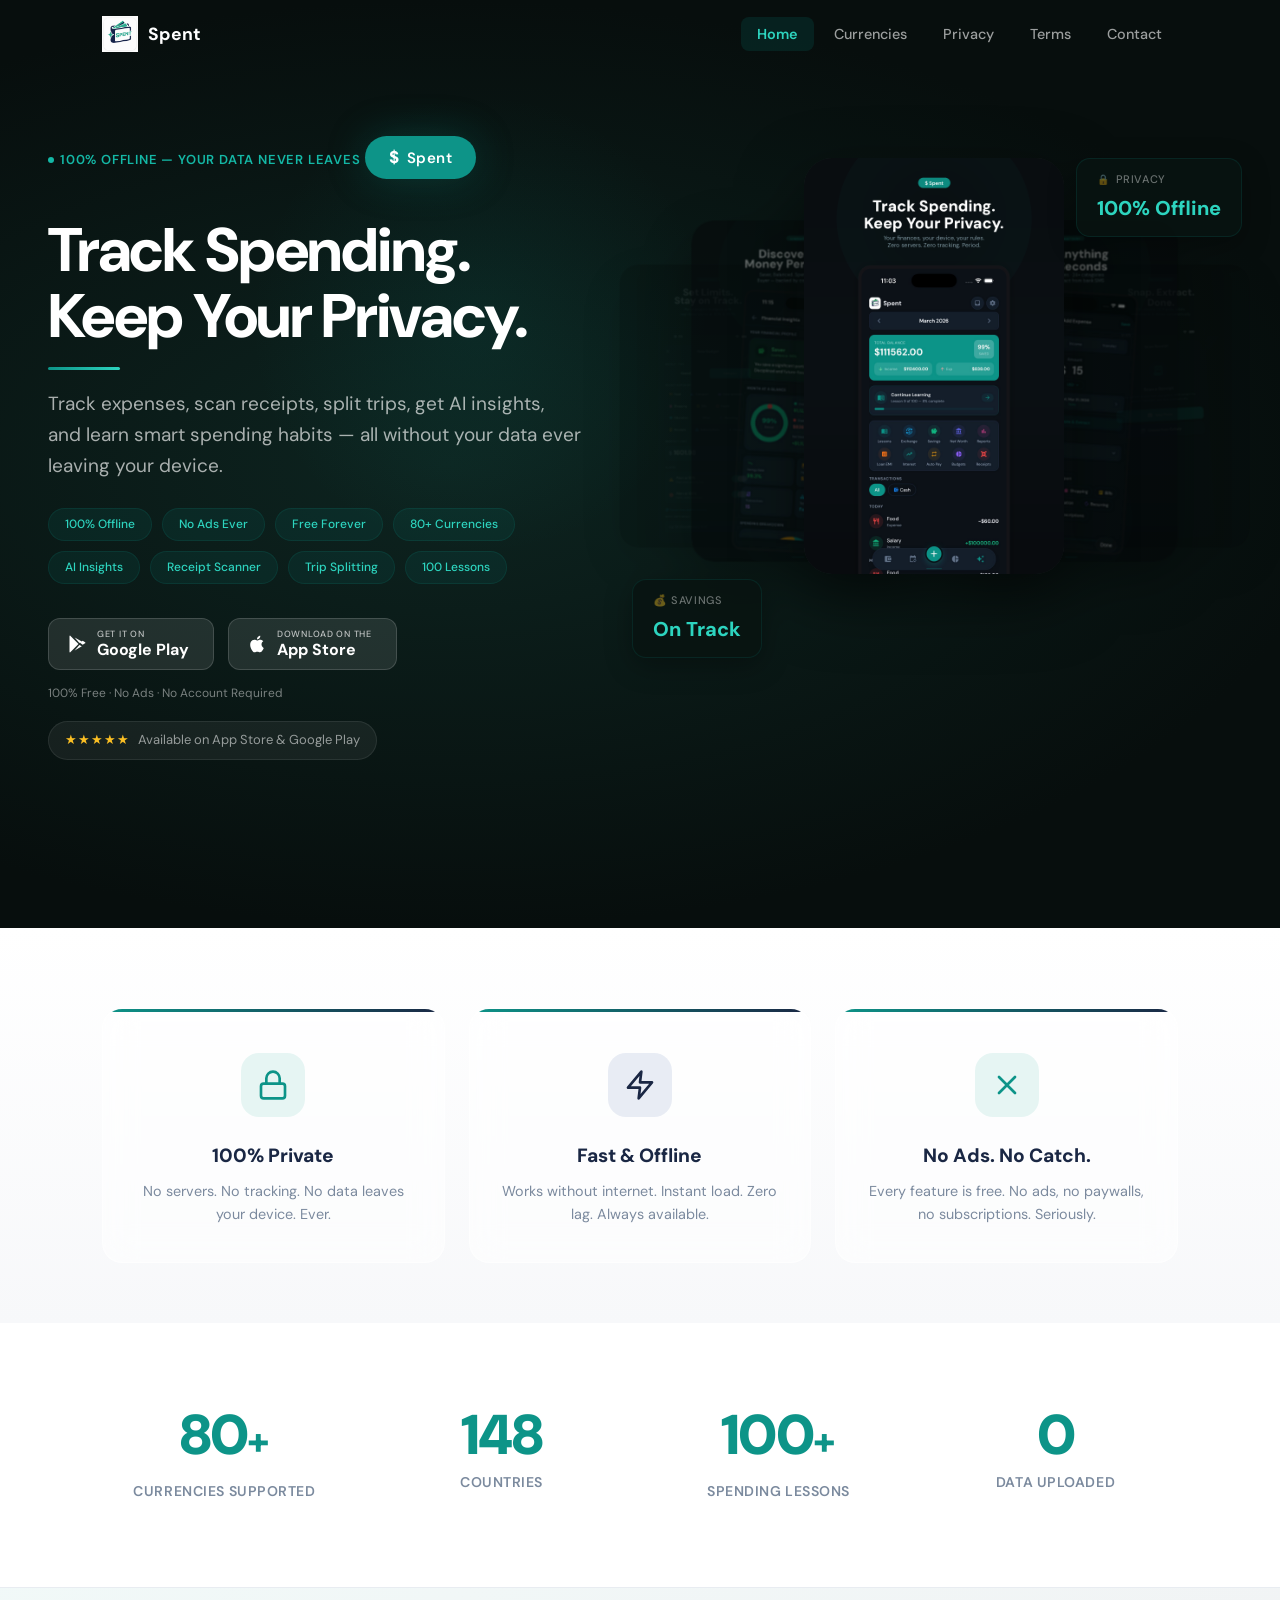
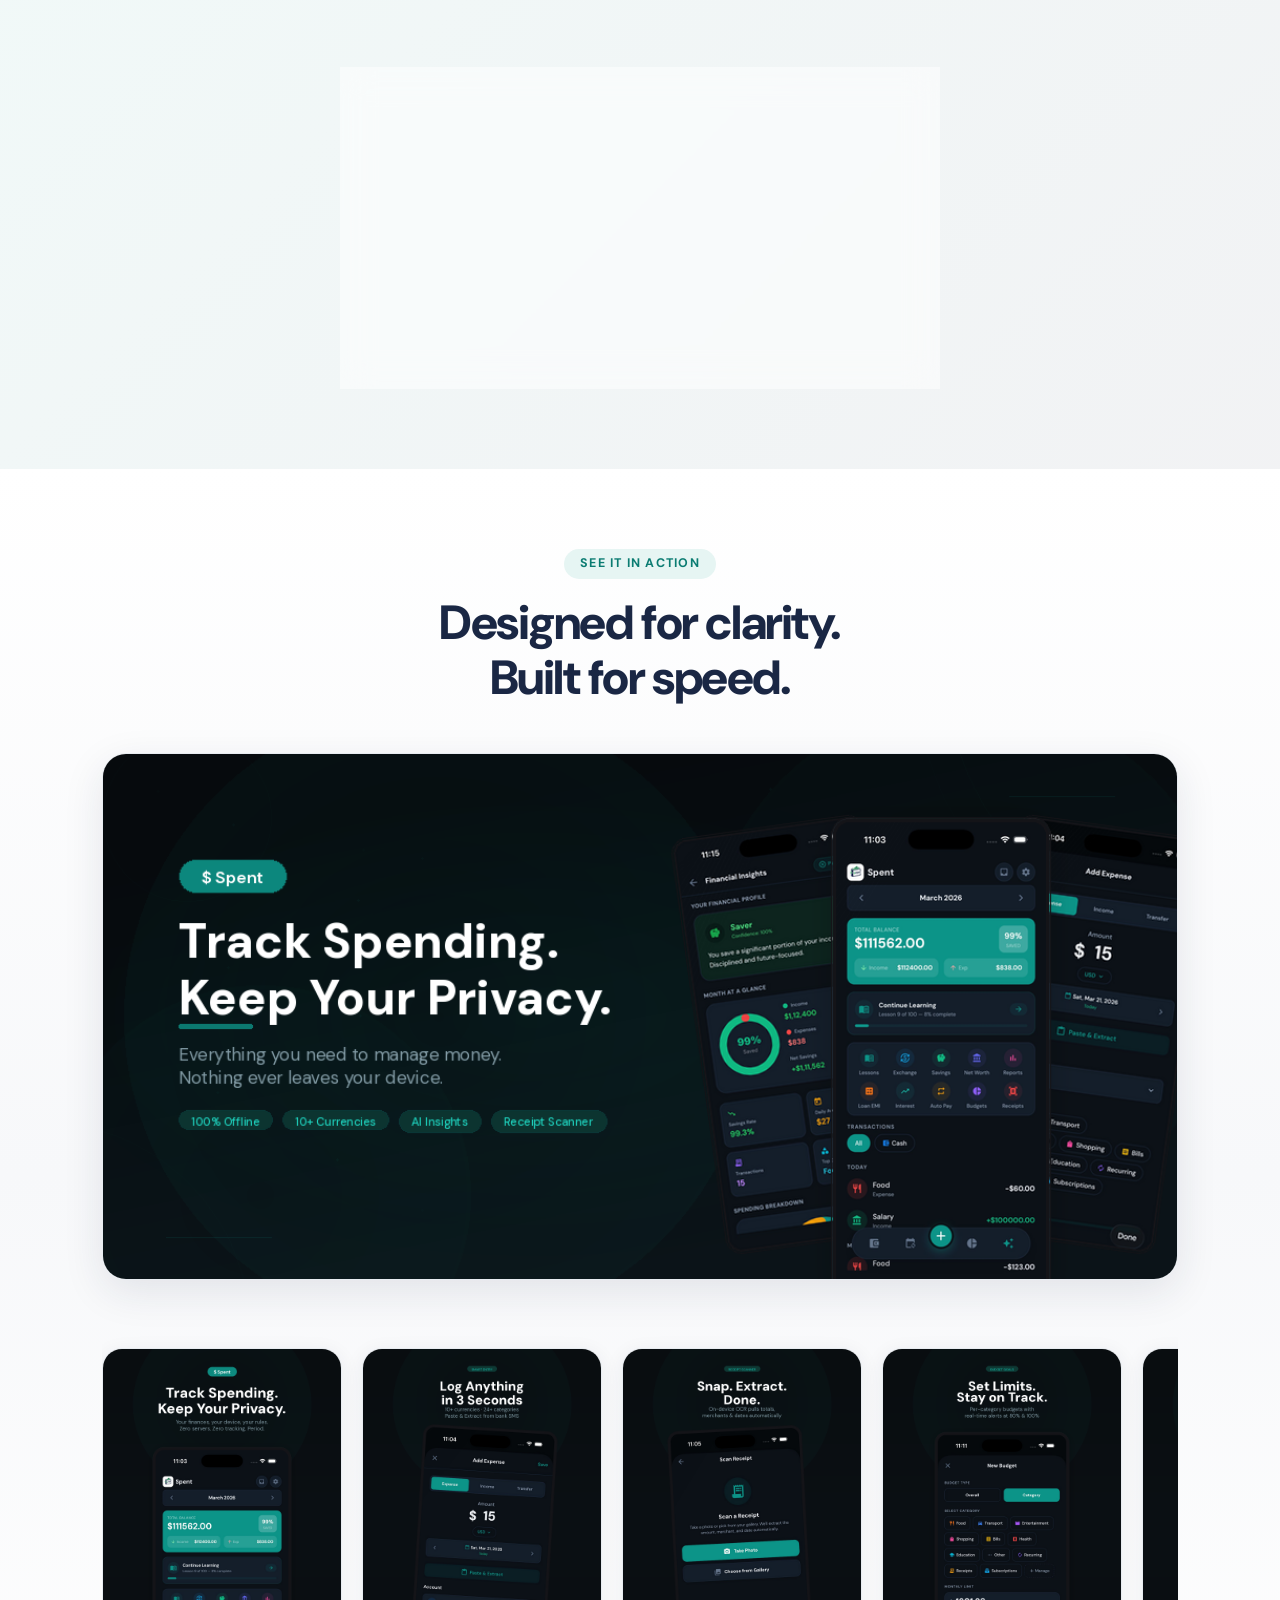
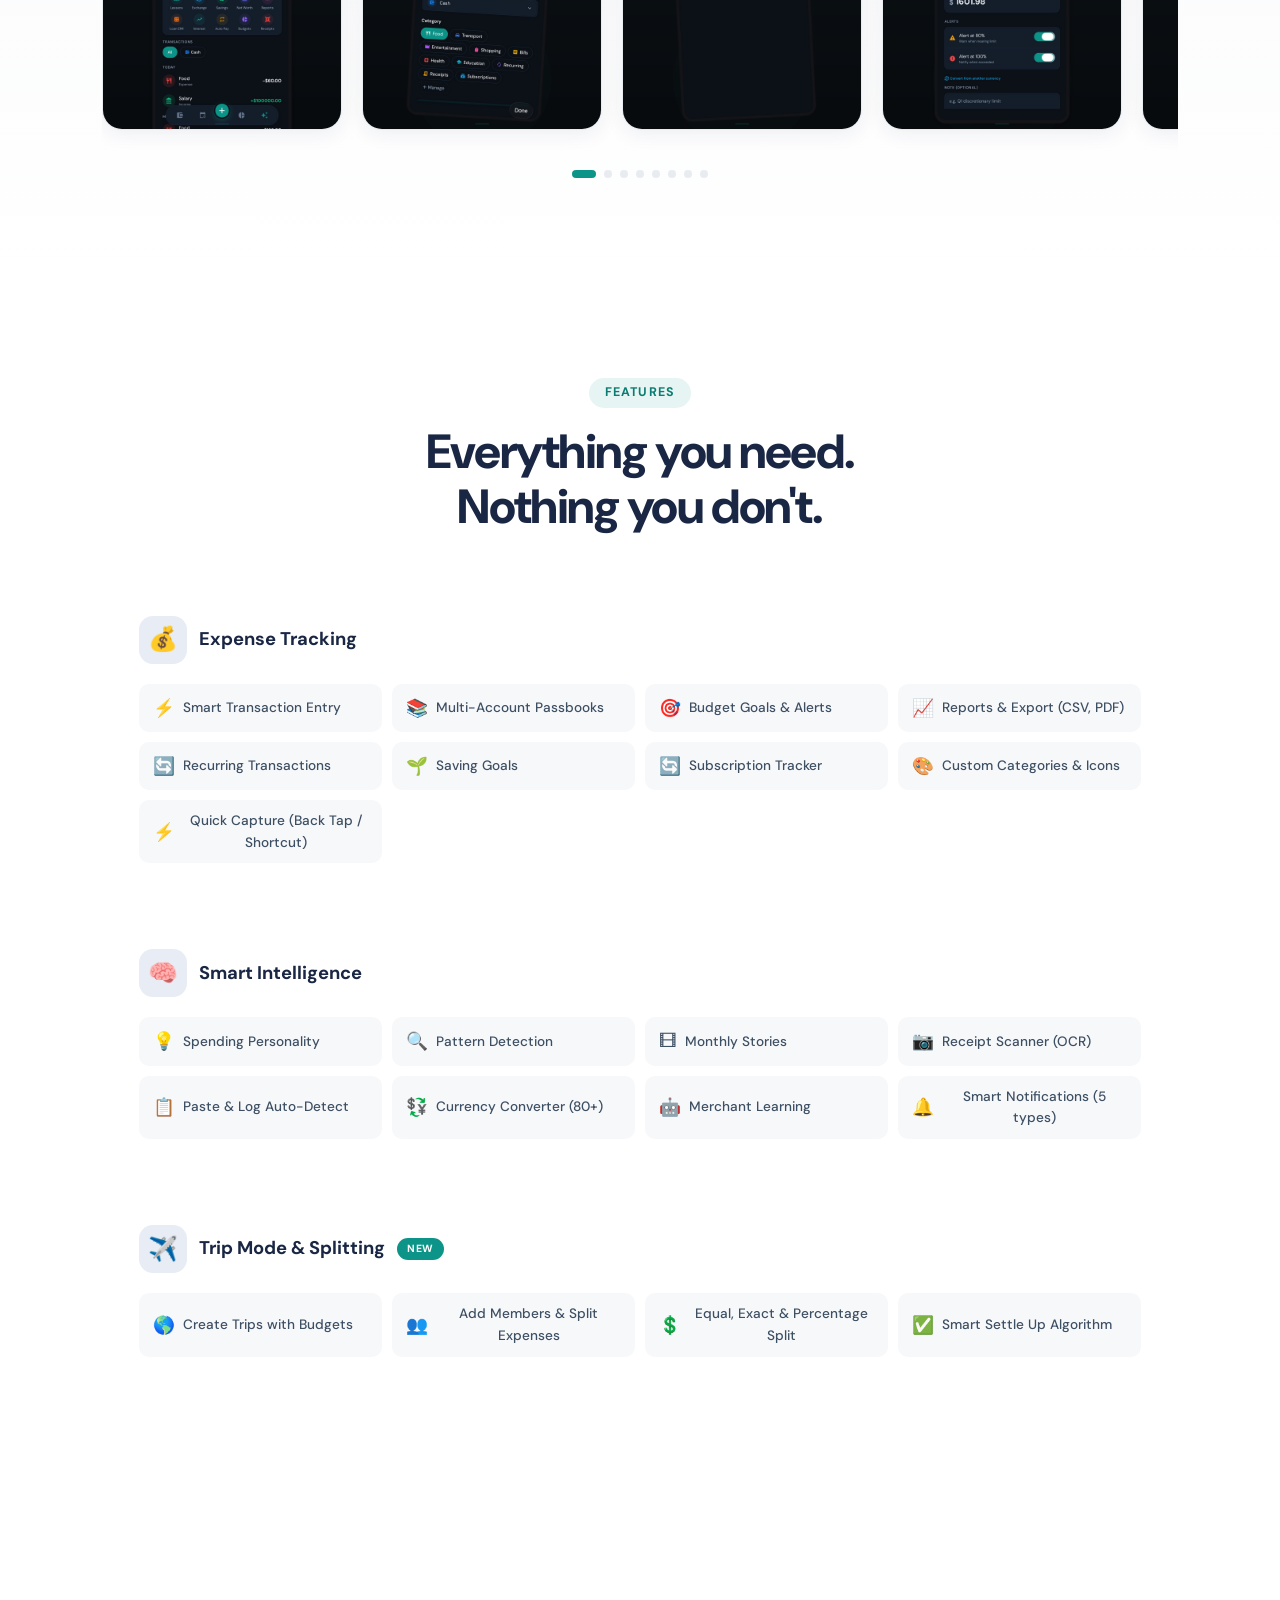
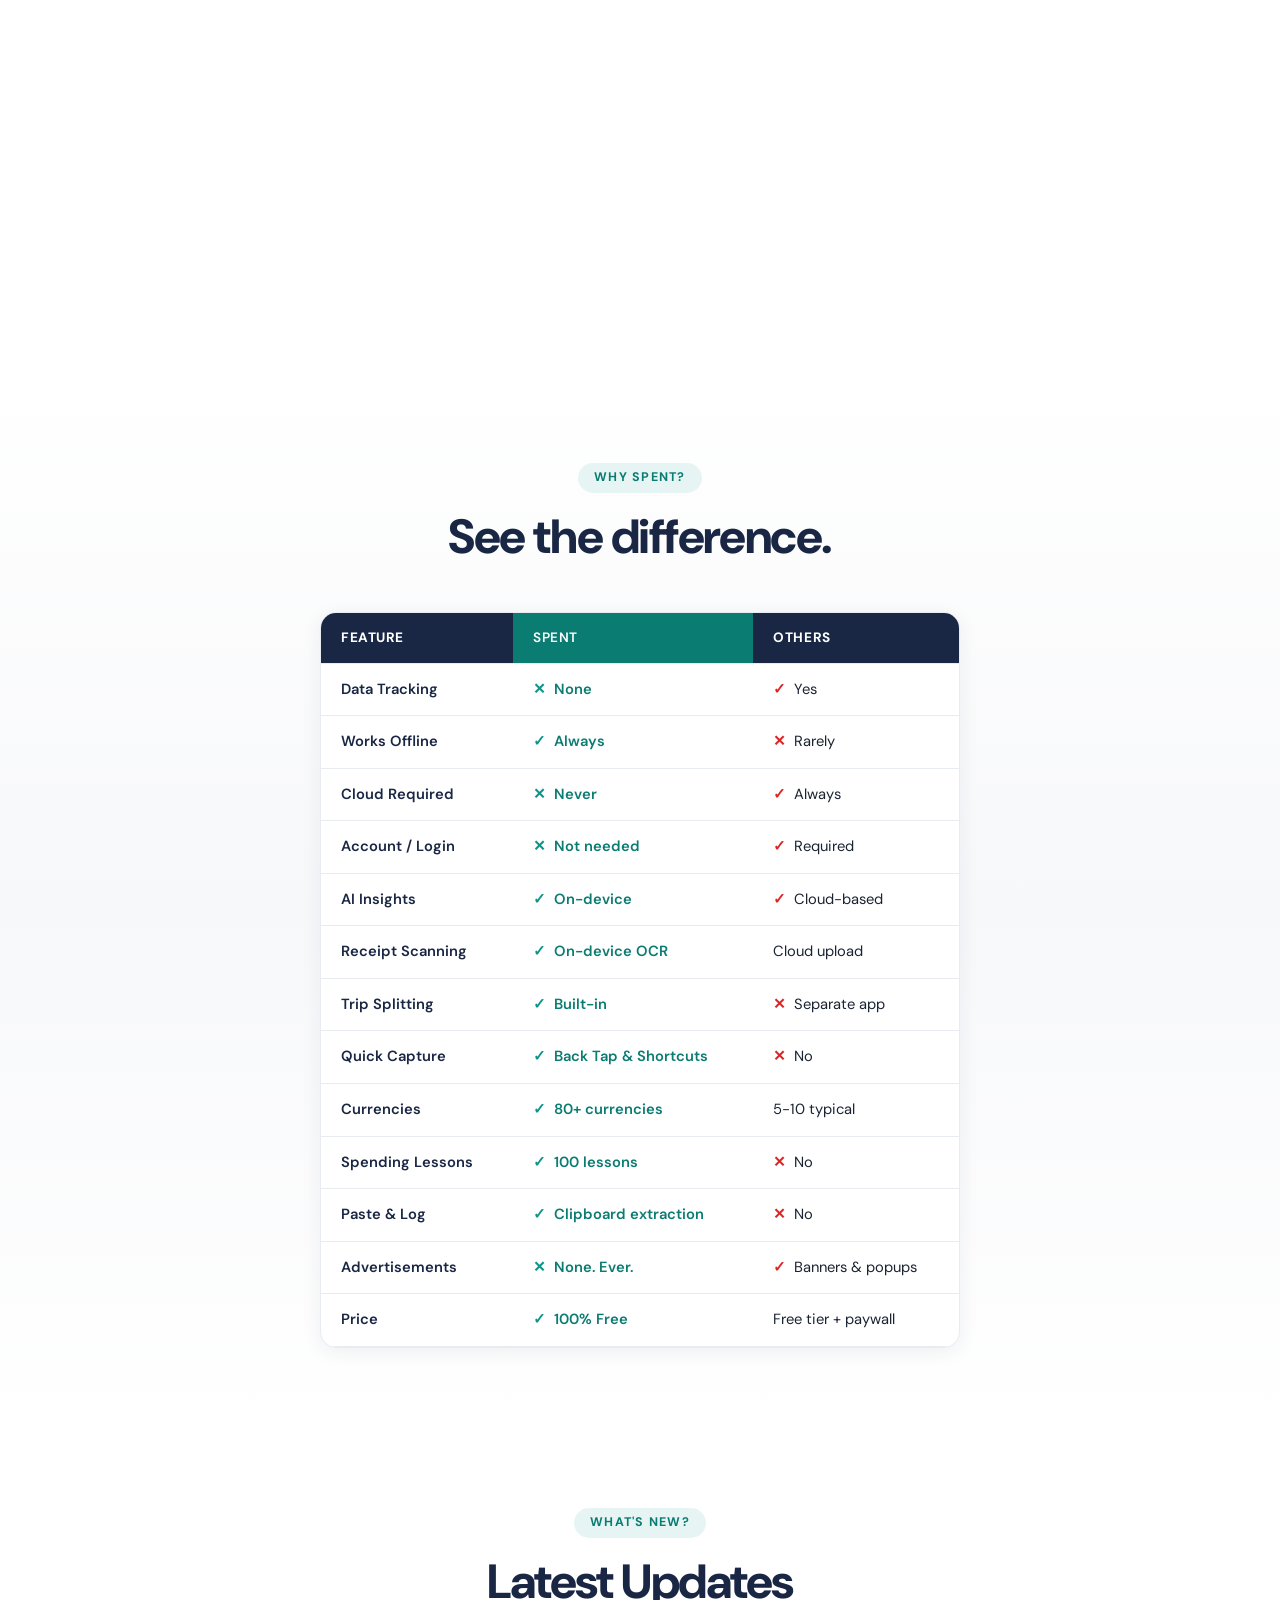
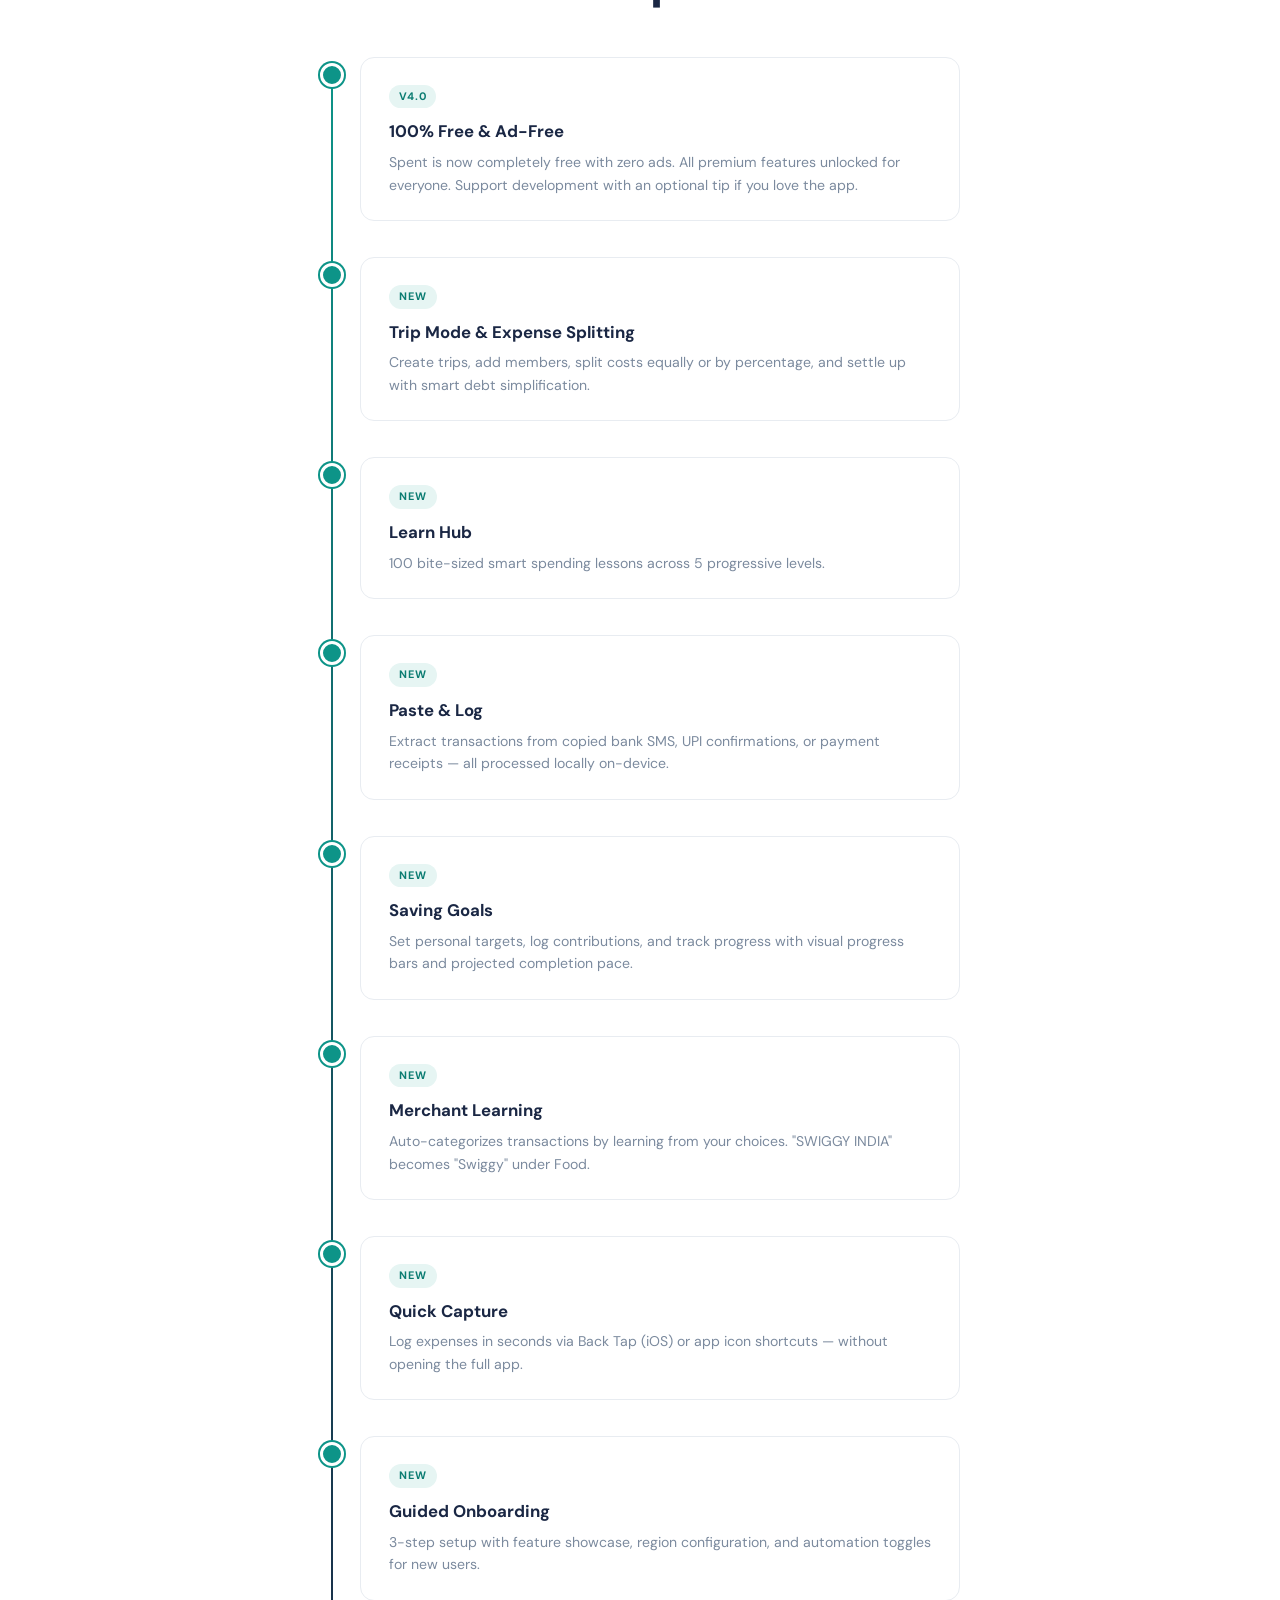
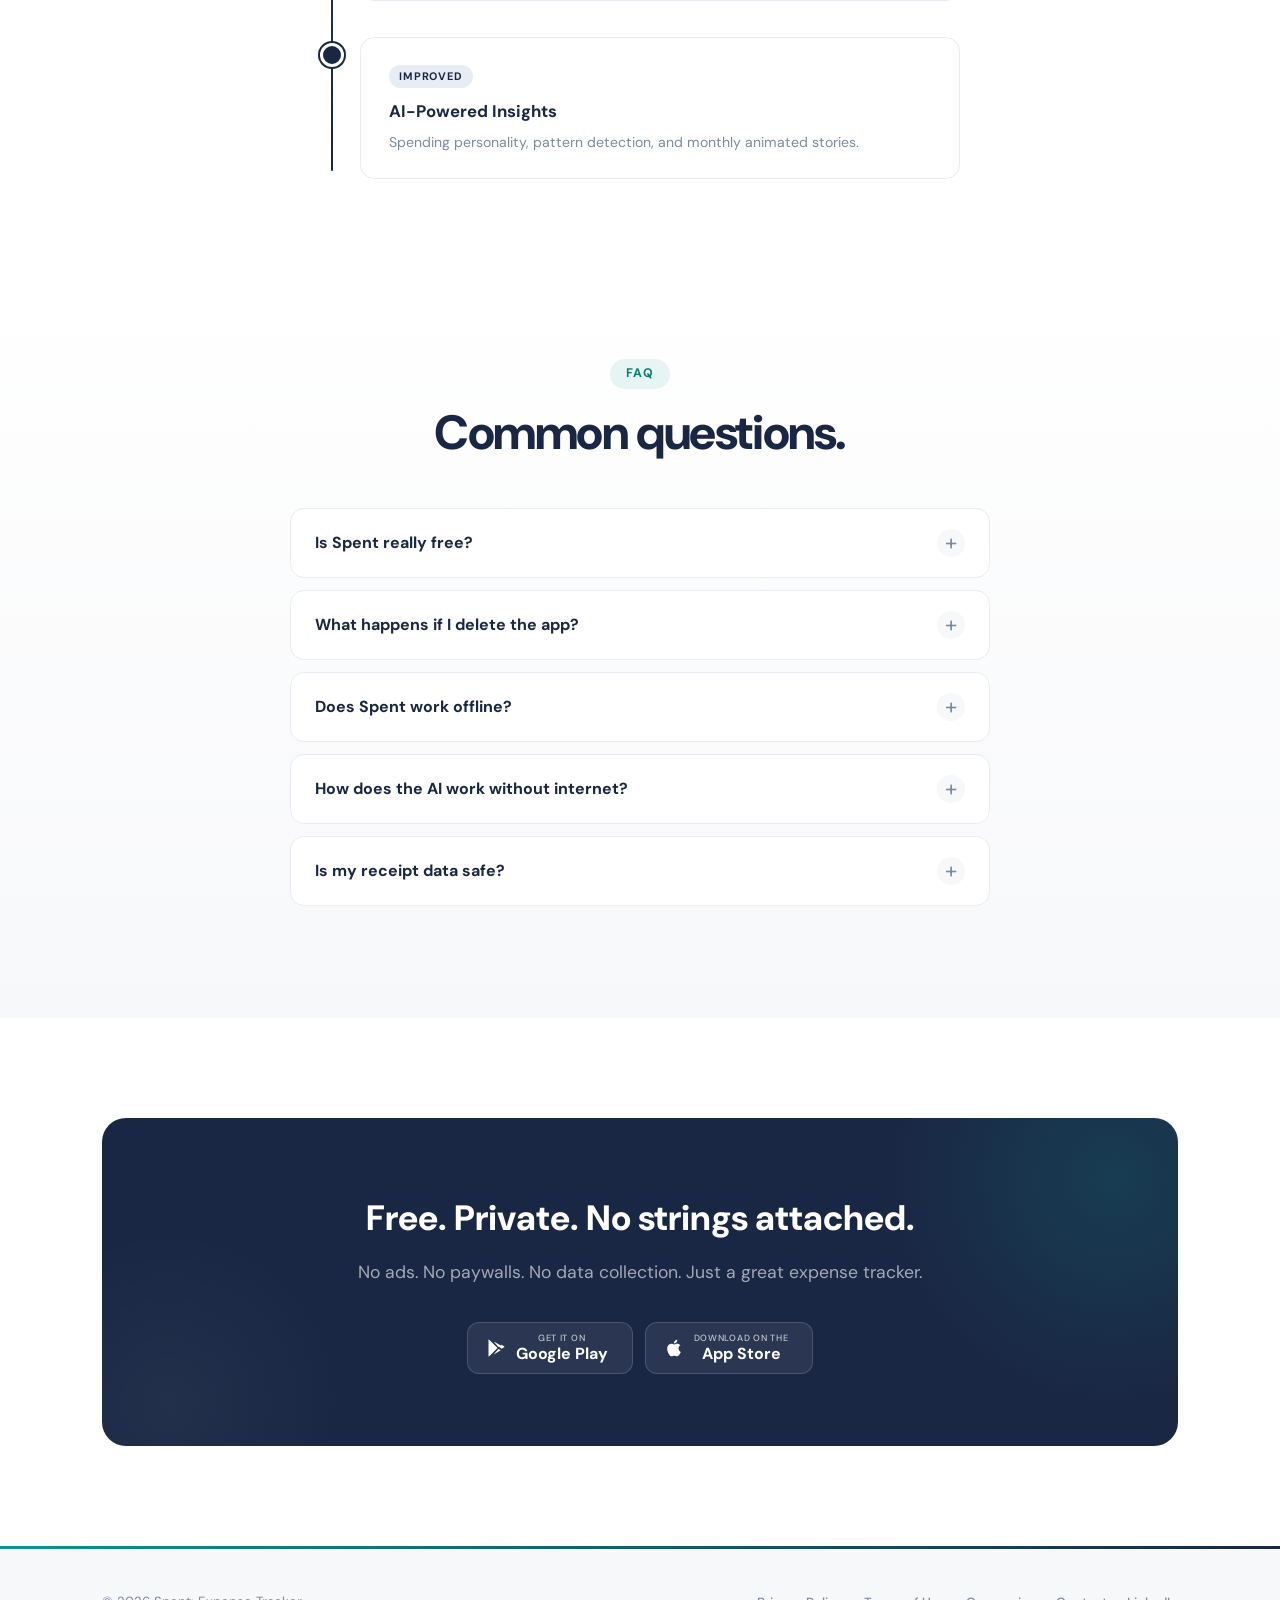
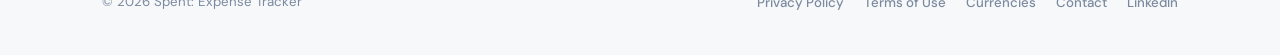
<file: index.html>
<!DOCTYPE html>
<html lang="en">
<head>
  <meta charset="UTF-8">
  <meta name="viewport" content="width=device-width, initial-scale=1.0">
  <title>Spent — Your personal expenses tracker</title>
  <meta name="description" content="Privacy-focused, offline-first personal expense tracking app. Track expenses, scan receipts, split trip costs, get AI insights, learn smart spending habits — all without your data ever leaving your device.">
  <meta name="theme-color" content="#0D2420">
  <meta property="og:title" content="Spent: Expense Tracker — Your expenses. Your privacy. Zero tracking.">
  <meta property="og:description" content="Privacy-focused, offline-first personal expense tracking app. Track expenses, scan receipts, split trip costs, get AI insights — all without your data ever leaving your device.">
  <meta property="og:image" content="images/spent_feature_graphic.png">
  <meta property="og:type" content="website">
  <meta name="twitter:card" content="summary_large_image">
  <meta name="twitter:title" content="Spent: Expense Tracker — Your expenses. Your privacy. Zero tracking.">
  <meta name="twitter:description" content="Privacy-focused, offline-first personal expense tracking app. No servers. No tracking. No data leaves your device.">
  <meta name="twitter:image" content="images/spent_feature_graphic.png">
  <link rel="icon" type="image/png" href="logo.png">
  <link rel="preconnect" href="https://fonts.googleapis.com">
  <link rel="preconnect" href="https://fonts.gstatic.com" crossorigin>
  <link href="https://fonts.googleapis.com/css2?family=DM+Sans:wght@400;500;600;700;800;900&display=swap" rel="stylesheet">
  <link rel="stylesheet" href="styles.css">
</head>
<body>
  <a href="#main" class="skip-to-content">Skip to content</a>


  <!-- Nav -->
  <nav class="nav" id="nav">
    <div class="nav-inner">
      <a href="index.html" class="nav-logo">
        <img src="logo.png" alt="Spent Logo">
        Spent
      </a>
      <button class="hamburger" onclick="document.querySelector('.nav-links').classList.toggle('open')" aria-label="Menu">&#9776;</button>
      <ul class="nav-links">
        <li><a href="index.html" class="active">Home</a></li>
        <li><a href="currencies.html">Currencies</a></li>
        <li><a href="privacy.html">Privacy</a></li>
        <li><a href="terms.html">Terms</a></li>
        <li><a href="contact.html">Contact</a></li>
      </ul>
    </div>
  </nav>

  <!-- Hero -->
  <section class="hero-dark" id="main">
    <div class="hero-particles">
      <div class="particle" style="left:12%;top:20%;animation-delay:10.0s;animation-duration:15.1s"></div>
      <div class="particle" style="left:85%;top:60%;animation-delay:5.7s;animation-duration:11.8s"></div>
      <div class="particle" style="left:45%;top:80%;animation-delay:11.6s;animation-duration:10.0s"></div>
      <div class="particle" style="left:70%;top:15%;animation-delay:8.3s;animation-duration:11.4s"></div>
      <div class="particle" style="left:30%;top:50%;animation-delay:6.5s;animation-duration:17.0s"></div>
      <div class="particle" style="left:90%;top:35%;animation-delay:10.8s;animation-duration:10.2s"></div>
      <div class="particle" style="left:15%;top:70%;animation-delay:0.1s;animation-duration:17.9s"></div>
      <div class="particle" style="left:60%;top:40%;animation-delay:7.0s;animation-duration:13.6s"></div>
    </div>

    <div class="hero-dark-inner">
      <div class="hero-text">
        <div class="privacy-anchor"><span class="anchor-dot"></span> 100% Offline — Your data never leaves</div>

        <div class="hero-dark-badge"><span style="font-weight:800;font-size:17px">$</span> Spent</div>

        <h1 class="hero-headline">
          Track Spending.<br>
          Keep Your Privacy.
        </h1>

        <div class="accent-line"></div>

        <p class="hero-subtitle">
          Track expenses, scan receipts, split trips, get AI insights,<br>
          and learn smart spending habits — all without your data ever leaving your device.
        </p>

        <div class="hero-tags">
          <span class="hero-tag">100% Offline</span>
          <span class="hero-tag">No Ads Ever</span>
          <span class="hero-tag">Free Forever</span>
          <a href="currencies.html" class="hero-tag">80+ Currencies</a>
          <span class="hero-tag">AI Insights</span>
          <span class="hero-tag">Receipt Scanner</span>
          <span class="hero-tag">Trip Splitting</span>
          <span class="hero-tag">100 Lessons</span>
        </div>

        <div class="hero-cta-row">
          <a href="https://play.google.com/store/apps/details?id=com.bhichher.spentmoneytracker" class="store-badge" target="_blank" rel="noopener" aria-label="Get it on Google Play">
            <svg width="20" height="20" viewBox="0 0 24 24" fill="currentColor"><path d="M3.609 1.814L13.792 12 3.61 22.186a.996.996 0 01-.61-.92V2.734c0-.382.217-.72.609-.92zM14.852 13.06l2.944 1.696-8.593 4.956 5.649-6.652zM18.843 8.19l2.814 1.622c.55.317.55 1.06 0 1.376l-2.814 1.622-3.236-2.31 3.236-2.31zM9.203 4.102l8.593 4.956-2.944 1.696-5.649-6.652z"/></svg>
            <span class="store-badge-text"><small>GET IT ON</small>Google Play</span>
          </a>
          <a href="https://apps.apple.com/app/id6761287925" class="store-badge" target="_blank" rel="noopener" aria-label="Download on the App Store">
            <svg width="20" height="20" viewBox="0 0 24 24" fill="currentColor"><path d="M18.71 19.5c-.83 1.24-1.71 2.45-3.05 2.47-1.34.03-1.77-.79-3.29-.79-1.53 0-2 .77-3.27.82-1.31.05-2.3-1.32-3.14-2.53C4.25 17 2.94 12.45 4.7 9.39c.87-1.52 2.43-2.48 4.12-2.51 1.28-.02 2.5.87 3.29.87.78 0 2.26-1.07 3.8-.91.65.03 2.47.26 3.64 1.98-.09.06-2.17 1.28-2.15 3.81.03 3.02 2.65 4.03 2.68 4.04-.03.07-.42 1.44-1.38 2.83M13 3.5c.73-.83 1.94-1.46 2.94-1.5.13 1.17-.34 2.35-1.04 3.19-.69.85-1.83 1.51-2.95 1.42-.15-1.15.41-2.35 1.05-3.11z"/></svg>
            <span class="store-badge-text"><small>DOWNLOAD ON THE</small>App Store</span>
          </a>
        </div>

        <p class="hero-cta-sub">100% Free · No Ads · No Account Required</p>

        <div class="social-proof">
          <span class="stars">&#9733;&#9733;&#9733;&#9733;&#9733;</span>
          Available on App Store &amp; Google Play
        </div>
      </div>

      <div class="phone-showcase">
        <div class="phone-glow bright" id="glow"></div>

        <div id="phone-stack">
          <div class="phone pos-far-left"><img src="images/spent_tablet_04.png" alt="Budget goals"></div>
          <div class="phone pos-left"><img src="images/spent_tablet_05.png" alt="Spending insights"></div>
          <div class="phone pos-center"><img src="images/spent_tablet_01.png" alt="Dashboard"></div>
          <div class="phone pos-right"><img src="images/spent_tablet_02.png" alt="Add expense"></div>
          <div class="phone pos-far-right"><img src="images/spent_tablet_03.png" alt="Receipt scanner"></div>
        </div>

        <!-- Floating cards -->
        <div class="float-card fc-privacy visible">
          <div class="float-card-label"><span class="shield-icon">&#128274;</span> Privacy</div>
          <div class="float-card-value">100% Offline</div>
        </div>
        <div class="float-card fc-savings visible">
          <div class="float-card-label">&#128176; Savings</div>
          <div class="float-card-value">On Track</div>
        </div>
      </div>
    </div>
  </section>

  <!-- Top 3 Benefits -->
  <section class="benefits-section">
    <div class="container">
      <div class="benefits-grid">
        <div class="benefit-card fade-up">
          <div class="benefit-icon">
            <svg width="32" height="32" viewBox="0 0 24 24" fill="none" stroke="currentColor" stroke-width="2" stroke-linecap="round" stroke-linejoin="round"><rect x="3" y="11" width="18" height="11" rx="2" ry="2"/><path d="M7 11V7a5 5 0 0 1 10 0v4"/></svg>
          </div>
          <h3>100% Private</h3>
          <p>No servers. No tracking. No data leaves your device. Ever.</p>
        </div>
        <div class="benefit-card fade-up">
          <div class="benefit-icon navy">
            <svg width="32" height="32" viewBox="0 0 24 24" fill="none" stroke="currentColor" stroke-width="2" stroke-linecap="round" stroke-linejoin="round"><path d="M13 2L3 14h9l-1 8 10-12h-9l1-8z"/></svg>
          </div>
          <h3>Fast &amp; Offline</h3>
          <p>Works without internet. Instant load. Zero lag. Always available.</p>
        </div>
        <div class="benefit-card fade-up">
          <div class="benefit-icon">
            <svg width="32" height="32" viewBox="0 0 24 24" fill="none" stroke="currentColor" stroke-width="2" stroke-linecap="round" stroke-linejoin="round"><line x1="18" y1="6" x2="6" y2="18"/><line x1="6" y1="6" x2="18" y2="18"/></svg>
          </div>
          <h3>No Ads. No Catch.</h3>
          <p>Every feature is free. No ads, no paywalls, no subscriptions. Seriously.</p>
        </div>
      </div>
    </div>
  </section>

  <!-- Stats Counters -->
  <section class="stats-section">
    <div class="container">
      <div class="stats-grid">
        <div class="stat-item fade-up">
          <a href="currencies.html" style="text-decoration:none;color:inherit">
            <span class="stat-number" data-target="80">0</span><span class="stat-suffix">+</span>
            <span class="stat-label">Currencies Supported</span>
          </a>
        </div>
        <div class="stat-item fade-up">
          <span class="stat-number" data-target="148">0</span>
          <span class="stat-label">Countries</span>
        </div>
        <div class="stat-item fade-up">
          <span class="stat-number" data-target="100">0</span><span class="stat-suffix">+</span>
          <span class="stat-label">Spending Lessons</span>
        </div>
        <div class="stat-item fade-up">
          <span class="stat-number" data-target="0">0</span>
          <span class="stat-label">Data Uploaded</span>
        </div>
      </div>
    </div>
  </section>

  <!-- Privacy Hook -->
  <section class="privacy-hook">
    <div class="container">
      <div class="privacy-hook-inner fade-up">
        <p class="hook-line">Most expense apps track your data.</p>
        <p class="hook-line">Some track <em>you</em>.</p>
        <p class="hook-line highlight">Spent tracks neither.</p>
      </div>
    </div>
  </section>

  <!-- App Preview -->
  <section class="preview-section">
    <div class="container">
      <div class="section-label">See It in Action</div>
      <h2 class="features-title">Designed for clarity.<br>Built for speed.</h2>

      <!-- Feature Graphic -->
      <div class="preview-banner fade-up">
        <img src="images/spent_feature_graphic.png" alt="Spent: Track Spending, Keep Your Privacy — 100% Offline, 80+ Currencies, AI Insights, Receipt Scanner" loading="lazy" width="1024" height="500">
      </div>

      <!-- Screenshots -->
      <div class="preview-screenshots" role="region" aria-label="App screenshots" tabindex="0">
        <div class="screenshots-track">
          <div class="screenshot-card fade-up"><img src="images/spent_tablet_01.png" alt="Dashboard with balance overview, transactions, and quick-access tools" loading="lazy"></div>
          <div class="screenshot-card fade-up"><img src="images/spent_tablet_02.png" alt="Add expense in 3 seconds with categories and paste-to-extract" loading="lazy"></div>
          <div class="screenshot-card fade-up"><img src="images/spent_tablet_03.png" alt="Receipt scanner with on-device OCR" loading="lazy"></div>
          <div class="screenshot-card fade-up"><img src="images/spent_tablet_04.png" alt="Budget goals with per-category limits and real-time alerts" loading="lazy"></div>
          <div class="screenshot-card fade-up"><img src="images/spent_tablet_05.png" alt="Spending insights with personality analysis and confidence scores" loading="lazy"></div>
          <div class="screenshot-card fade-up"><img src="images/spent_tablet_06.png" alt="Reports with spending trends, CSV, PDF and chart export" loading="lazy"></div>
          <div class="screenshot-card fade-up"><img src="images/spent_tablet_07.png" alt="Learn Hub with 100 smart spending lessons across 5 levels" loading="lazy"></div>
          <div class="screenshot-card fade-up"><img src="images/spent_tablet_08.png" alt="Installment Calculator with amortization schedule and breakdown" loading="lazy"></div>
        </div>
      </div>
      <div class="scroll-indicator" id="scroll-dots">
        <span class="dot active"></span>
        <span class="dot"></span>
        <span class="dot"></span>
        <span class="dot"></span>
        <span class="dot"></span>
        <span class="dot"></span>
        <span class="dot"></span>
        <span class="dot"></span>
      </div>
    </div>
  </section>

  <!-- Feature Groups -->
  <section class="features-section">
    <div class="container">
      <div class="section-label">Features</div>
      <h2 class="features-title">Everything you need.<br>Nothing you don't.</h2>

      <!-- Expense Tracking -->
      <div class="feature-group fade-up">
        <div class="feature-group-header">
          <span class="feature-group-icon">&#128176;</span>
          <h3>Expense Tracking</h3>
        </div>
        <div class="feature-group-grid">
          <div class="feature-mini"><span>&#9889;</span> Smart Transaction Entry</div>
          <div class="feature-mini"><span>&#128218;</span> Multi-Account Passbooks</div>
          <div class="feature-mini"><span>&#127919;</span> Budget Goals &amp; Alerts</div>
          <div class="feature-mini"><span>&#128200;</span> Reports &amp; Export (CSV, PDF)</div>
          <div class="feature-mini"><span>&#128260;</span> Recurring Transactions</div>
          <div class="feature-mini"><span>&#127793;</span> Saving Goals</div>
          <div class="feature-mini"><span>&#128260;</span> Subscription Tracker</div>
          <div class="feature-mini"><span>&#127912;</span> Custom Categories &amp; Icons</div>
          <div class="feature-mini"><span>&#9889;</span> Quick Capture (Back Tap / Shortcut)</div>
        </div>
      </div>

      <!-- Smart Intelligence -->
      <div class="feature-group fade-up">
        <div class="feature-group-header">
          <span class="feature-group-icon">&#129504;</span>
          <h3>Smart Intelligence</h3>
        </div>
        <div class="feature-group-grid">
          <div class="feature-mini"><span>&#128161;</span> Spending Personality</div>
          <div class="feature-mini"><span>&#128269;</span> Pattern Detection</div>
          <div class="feature-mini"><span>&#127902;</span> Monthly Stories</div>
          <div class="feature-mini"><span>&#128247;</span> Receipt Scanner (OCR)</div>
          <div class="feature-mini"><span>&#128203;</span> Paste &amp; Log Auto-Detect</div>
          <div class="feature-mini"><span>&#128177;</span> Currency Converter (80+)</div>
          <div class="feature-mini"><span>&#129302;</span> Merchant Learning</div>
          <div class="feature-mini"><span>&#128276;</span> Smart Notifications (5 types)</div>
        </div>
      </div>

      <!-- Trip Mode & Splitting -->
      <div class="feature-group fade-up">
        <div class="feature-group-header">
          <span class="feature-group-icon">&#9992;&#65039;</span>
          <h3>Trip Mode &amp; Splitting</h3>
          <span class="feature-group-badge">New</span>
        </div>
        <div class="feature-group-grid">
          <div class="feature-mini"><span>&#127758;</span> Create Trips with Budgets</div>
          <div class="feature-mini"><span>&#128101;</span> Add Members &amp; Split Expenses</div>
          <div class="feature-mini"><span>&#128178;</span> Equal, Exact &amp; Percentage Split</div>
          <div class="feature-mini"><span>&#9989;</span> Smart Settle Up Algorithm</div>
        </div>
      </div>

      <!-- Privacy & Security -->
      <div class="feature-group fade-up">
        <div class="feature-group-header">
          <span class="feature-group-icon green">&#128274;</span>
          <h3>Privacy &amp; Security</h3>
          <span class="feature-group-badge">Our DNA</span>
        </div>
        <div class="feature-group-grid">
          <div class="feature-mini"><span>&#128737;</span> Offline SQLite Storage</div>
          <div class="feature-mini"><span>&#9989;</span> Zero Data Upload</div>
          <div class="feature-mini"><span>&#128737;</span> SHA-256 Duplicate Prevention</div>
          <div class="feature-mini"><span>&#128275;</span> Biometric Lock</div>
          <div class="feature-mini"><span>&#127752;</span> Light &amp; Dark Theming</div>
          <div class="feature-mini"><span>&#128247;</span> On-Device OCR &amp; AI</div>
          <div class="feature-mini"><span>&#127919;</span> Guided Onboarding</div>
        </div>
      </div>

      <!-- Learn & Calculate -->
      <div class="feature-group fade-up">
        <div class="feature-group-header">
          <span class="feature-group-icon">&#128200;</span>
          <h3>Learn &amp; Calculate</h3>
        </div>
        <div class="feature-group-grid">
          <div class="feature-mini"><span>&#127891;</span> Learn Hub (100 Lessons)</div>
          <div class="feature-mini"><span>&#129518;</span> Installment Calculator</div>
          <div class="feature-mini"><span>&#128202;</span> Rate Calculator (Simple vs Compound)</div>
        </div>
      </div>
    </div>
  </section>

  <!-- Comparison -->
  <section class="comparison-section">
    <div class="container">
      <div class="section-label">Why Spent?</div>
      <h2 class="features-title">See the difference.</h2>
      <div class="comparison-table fade-up">
        <table>
          <thead>
            <tr>
              <th>Feature</th>
              <th class="spent-col">Spent</th>
              <th>Others</th>
            </tr>
          </thead>
          <tbody>
            <tr>
              <td>Data Tracking</td>
              <td class="spent-col"><span class="check">&#10005;</span> None</td>
              <td><span class="cross">&#10003;</span> Yes</td>
            </tr>
            <tr>
              <td>Works Offline</td>
              <td class="spent-col"><span class="check">&#10003;</span> Always</td>
              <td><span class="cross">&#10005;</span> Rarely</td>
            </tr>
            <tr>
              <td>Cloud Required</td>
              <td class="spent-col"><span class="check">&#10005;</span> Never</td>
              <td><span class="cross">&#10003;</span> Always</td>
            </tr>
            <tr>
              <td>Account / Login</td>
              <td class="spent-col"><span class="check">&#10005;</span> Not needed</td>
              <td><span class="cross">&#10003;</span> Required</td>
            </tr>
            <tr>
              <td>AI Insights</td>
              <td class="spent-col"><span class="check">&#10003;</span> On-device</td>
              <td><span class="cross">&#10003;</span> Cloud-based</td>
            </tr>
            <tr>
              <td>Receipt Scanning</td>
              <td class="spent-col"><span class="check">&#10003;</span> On-device OCR</td>
              <td>Cloud upload</td>
            </tr>
            <tr>
              <td>Trip Splitting</td>
              <td class="spent-col"><span class="check">&#10003;</span> Built-in</td>
              <td><span class="cross">&#10005;</span> Separate app</td>
            </tr>
            <tr>
              <td>Quick Capture</td>
              <td class="spent-col"><span class="check">&#10003;</span> Back Tap &amp; Shortcuts</td>
              <td><span class="cross">&#10005;</span> No</td>
            </tr>
            <tr>
              <td>Currencies</td>
              <td class="spent-col"><span class="check">&#10003;</span> 80+ currencies</td>
              <td>5-10 typical</td>
            </tr>
            <tr>
              <td>Spending Lessons</td>
              <td class="spent-col"><span class="check">&#10003;</span> 100 lessons</td>
              <td><span class="cross">&#10005;</span> No</td>
            </tr>
            <tr>
              <td>Paste &amp; Log</td>
              <td class="spent-col"><span class="check">&#10003;</span> Clipboard extraction</td>
              <td><span class="cross">&#10005;</span> No</td>
            </tr>
            <tr>
              <td>Advertisements</td>
              <td class="spent-col"><span class="check">&#10005;</span> None. Ever.</td>
              <td><span class="cross">&#10003;</span> Banners &amp; popups</td>
            </tr>
            <tr>
              <td>Price</td>
              <td class="spent-col"><span class="check">&#10003;</span> 100% Free</td>
              <td>Free tier + paywall</td>
            </tr>
          </tbody>
        </table>
      </div>
    </div>
  </section>

  <!-- What's New (Simplified) -->
  <section class="whats-new-section">
    <div class="container">
      <div class="section-label">What's New?</div>
      <h2 class="features-title">Latest Updates</h2>
      <div class="timeline">

        <div class="timeline-item fade-up">
          <div class="timeline-dot green"></div>
          <div class="timeline-content">
            <span class="timeline-tag new">v4.0</span>
            <h3>100% Free &amp; Ad-Free</h3>
            <p>Spent is now completely free with zero ads. All premium features unlocked for everyone. Support development with an optional tip if you love the app.</p>
          </div>
        </div>

        <div class="timeline-item fade-up">
          <div class="timeline-dot green"></div>
          <div class="timeline-content">
            <span class="timeline-tag new">New</span>
            <h3>Trip Mode &amp; Expense Splitting</h3>
            <p>Create trips, add members, split costs equally or by percentage, and settle up with smart debt simplification.</p>
          </div>
        </div>

        <div class="timeline-item fade-up">
          <div class="timeline-dot green"></div>
          <div class="timeline-content">
            <span class="timeline-tag new">New</span>
            <h3>Learn Hub</h3>
            <p>100 bite-sized smart spending lessons across 5 progressive levels.</p>
          </div>
        </div>

        <div class="timeline-item fade-up">
          <div class="timeline-dot green"></div>
          <div class="timeline-content">
            <span class="timeline-tag new">New</span>
            <h3>Paste &amp; Log</h3>
            <p>Extract transactions from copied bank SMS, UPI confirmations, or payment receipts — all processed locally on-device.</p>
          </div>
        </div>

        <div class="timeline-item fade-up">
          <div class="timeline-dot green"></div>
          <div class="timeline-content">
            <span class="timeline-tag new">New</span>
            <h3>Saving Goals</h3>
            <p>Set personal targets, log contributions, and track progress with visual progress bars and projected completion pace.</p>
          </div>
        </div>

        <div class="timeline-item fade-up">
          <div class="timeline-dot green"></div>
          <div class="timeline-content">
            <span class="timeline-tag new">New</span>
            <h3>Merchant Learning</h3>
            <p>Auto-categorizes transactions by learning from your choices. "SWIGGY INDIA" becomes "Swiggy" under Food.</p>
          </div>
        </div>

        <div class="timeline-item fade-up">
          <div class="timeline-dot green"></div>
          <div class="timeline-content">
            <span class="timeline-tag new">New</span>
            <h3>Quick Capture</h3>
            <p>Log expenses in seconds via Back Tap (iOS) or app icon shortcuts — without opening the full app.</p>
          </div>
        </div>

        <div class="timeline-item fade-up">
          <div class="timeline-dot green"></div>
          <div class="timeline-content">
            <span class="timeline-tag new">New</span>
            <h3>Guided Onboarding</h3>
            <p>3-step setup with feature showcase, region configuration, and automation toggles for new users.</p>
          </div>
        </div>

        <div class="timeline-item fade-up">
          <div class="timeline-dot navy"></div>
          <div class="timeline-content">
            <span class="timeline-tag improved">Improved</span>
            <h3>AI-Powered Insights</h3>
            <p>Spending personality, pattern detection, and monthly animated stories.</p>
          </div>
        </div>

      </div>
    </div>
  </section>

  <!-- FAQ -->
  <section class="faq-section">
    <div class="container">
      <div class="section-label">FAQ</div>
      <h2 class="features-title">Common questions.</h2>
      <div class="faq-list">
        <details class="faq-item fade-up">
          <summary>Is Spent really free?</summary>
          <div class="faq-answer">Yes, 100% free. No ads, no paywalls, no subscriptions. Every feature is available to every user. If you love the app, there's an optional "Buy Me a Coffee" tip — but nothing is locked behind it.</div>
        </details>
        <details class="faq-item fade-up">
          <summary>What happens if I delete the app?</summary>
          <div class="faq-answer">Since all data is stored locally on your device, uninstalling the app will permanently delete your data. We recommend exporting your transactions as CSV or PDF from Settings before uninstalling.</div>
        </details>
        <details class="faq-item fade-up">
          <summary>Does Spent work offline?</summary>
          <div class="faq-answer">Yes, 100%. Spent is fully offline — all your data is stored locally on your device and never uploaded to any server. The only network activity is for fetching currency exchange rates.</div>
        </details>
        <details class="faq-item fade-up">
          <summary>How does the AI work without internet?</summary>
          <div class="faq-answer">All AI insights (spending personality, pattern detection, monthly stories) are powered by on-device algorithms. No data is sent to any server — the analysis happens entirely on your phone using your local transaction history.</div>
        </details>
        <details class="faq-item fade-up">
          <summary>Is my receipt data safe?</summary>
          <div class="faq-answer">Absolutely. Receipt scanning uses on-device OCR (Google ML Kit). Your photos are processed locally, never uploaded, and are not stored permanently — only the extracted transaction details are saved after you approve them.</div>
        </details>
      </div>
    </div>
  </section>

  <!-- CTA -->
  <section class="cta">
    <div class="container">
      <div class="cta-box fade-up">
        <h2>Free. Private. No strings attached.</h2>
        <p>No ads. No paywalls. No data collection. Just a great expense tracker.</p>
        <div class="hero-buttons">
          <a href="https://play.google.com/store/apps/details?id=com.bhichher.spentmoneytracker" class="store-badge store-badge-light" target="_blank" rel="noopener" aria-label="Get it on Google Play">
            <svg width="20" height="20" viewBox="0 0 24 24" fill="currentColor"><path d="M3.609 1.814L13.792 12 3.61 22.186a.996.996 0 01-.61-.92V2.734c0-.382.217-.72.609-.92zM14.852 13.06l2.944 1.696-8.593 4.956 5.649-6.652zM18.843 8.19l2.814 1.622c.55.317.55 1.06 0 1.376l-2.814 1.622-3.236-2.31 3.236-2.31zM9.203 4.102l8.593 4.956-2.944 1.696-5.649-6.652z"/></svg>
            <span class="store-badge-text"><small>GET IT ON</small>Google Play</span>
          </a>
          <a href="https://apps.apple.com/app/id6761287925" class="store-badge store-badge-light" target="_blank" rel="noopener" aria-label="Download on the App Store">
            <svg width="20" height="20" viewBox="0 0 24 24" fill="currentColor"><path d="M18.71 19.5c-.83 1.24-1.71 2.45-3.05 2.47-1.34.03-1.77-.79-3.29-.79-1.53 0-2 .77-3.27.82-1.31.05-2.3-1.32-3.14-2.53C4.25 17 2.94 12.45 4.7 9.39c.87-1.52 2.43-2.48 4.12-2.51 1.28-.02 2.5.87 3.29.87.78 0 2.26-1.07 3.8-.91.65.03 2.47.26 3.64 1.98-.09.06-2.17 1.28-2.15 3.81.03 3.02 2.65 4.03 2.68 4.04-.03.07-.42 1.44-1.38 2.83M13 3.5c.73-.83 1.94-1.46 2.94-1.5.13 1.17-.34 2.35-1.04 3.19-.69.85-1.83 1.51-2.95 1.42-.15-1.15.41-2.35 1.05-3.11z"/></svg>
            <span class="store-badge-text"><small>DOWNLOAD ON THE</small>App Store</span>
          </a>
        </div>
      </div>
    </div>
  </section>

  <!-- Scroll to Top -->
  <button class="scroll-top" id="scrollTop" aria-label="Scroll to top" onclick="window.scrollTo({top:0,behavior:'smooth'})">
    <svg width="20" height="20" viewBox="0 0 24 24" fill="none" stroke="currentColor" stroke-width="2.5" stroke-linecap="round" stroke-linejoin="round"><polyline points="18 15 12 9 6 15"/></svg>
  </button>

  <!-- Footer -->
  <footer class="footer">
    <div class="footer-inner">
      <span class="footer-text">&copy; 2026 Spent: Expense Tracker</span>
      <ul class="footer-links">
        <li><a href="privacy.html">Privacy Policy</a></li>
        <li><a href="terms.html">Terms of Use</a></li>
        <li><a href="currencies.html">Currencies</a></li>
        <li><a href="contact.html">Contact</a></li>
        <li><a href="https://linkedin.com/in/bhichher" target="_blank" rel="noopener">LinkedIn</a></li>
      </ul>
    </div>
  </footer>

  <script>
    // Nav scroll effect + scroll-to-top visibility
    const scrollTopBtn = document.getElementById('scrollTop');
    window.addEventListener('scroll', () => {
      document.getElementById('nav').classList.toggle('scrolled', window.scrollY > 10);
      scrollTopBtn.classList.toggle('visible', window.scrollY > 600);
    });

    // Close mobile nav on link click
    document.querySelectorAll('.nav-links a').forEach(link => {
      link.addEventListener('click', () => {
        document.querySelector('.nav-links').classList.remove('open');
      });
    });

    // Scroll reveal for fade-up elements
    const fadeObserver = new IntersectionObserver((entries) => {
      entries.forEach(entry => {
        if (entry.isIntersecting) {
          const parent = entry.target.parentElement;
          const siblings = Array.from(parent.querySelectorAll('.fade-up'));
          const index = siblings.indexOf(entry.target);
          const delay = Math.min(index * 0.06, 0.4);
          entry.target.style.transitionDelay = delay + 's';
          entry.target.classList.add('visible');
          fadeObserver.unobserve(entry.target);
        }
      });
    }, { threshold: 0.1, rootMargin: '0px 0px -40px 0px' });

    document.querySelectorAll('.fade-up').forEach(el => fadeObserver.observe(el));

    // Phone carousel rotation
    (function() {
      const positions = ['pos-far-left', 'pos-left', 'pos-center', 'pos-right', 'pos-far-right'];
      const phones = document.querySelectorAll('#phone-stack .phone');
      const glow = document.getElementById('glow');
      if (!phones.length) return;

      let offsets = [0, 1, 2, 3, 4];

      function rotateCarousel() {
        offsets = offsets.map(o => (o + 1) % positions.length);
        phones.forEach((phone, i) => {
          positions.forEach(p => phone.classList.remove(p));
          phone.classList.add(positions[offsets[i]]);
        });
        if (glow) {
          glow.classList.remove('bright', 'dim');
          glow.classList.add('dim');
          setTimeout(() => {
            glow.classList.remove('dim');
            glow.classList.add('bright');
          }, 700);
        }
      }

      setInterval(rotateCarousel, 4000);
    })();

    // Animated counters
    const counterObserver = new IntersectionObserver((entries) => {
      entries.forEach(entry => {
        if (entry.isIntersecting) {
          const el = entry.target;
          const target = parseInt(el.dataset.target);
          if (target === 0) { el.textContent = '0'; counterObserver.unobserve(el); return; }
          const duration = 1500;
          const start = performance.now();
          function tick(now) {
            const progress = Math.min((now - start) / duration, 1);
            const eased = 1 - Math.pow(1 - progress, 3);
            el.textContent = Math.round(target * eased);
            if (progress < 1) requestAnimationFrame(tick);
          }
          requestAnimationFrame(tick);
          counterObserver.unobserve(el);
        }
      });
    }, { threshold: 0.5 });
    document.querySelectorAll('.stat-number').forEach(el => counterObserver.observe(el));

    // Screenshot scroll indicator
    (function() {
      const track = document.querySelector('.preview-screenshots');
      const dots = document.querySelectorAll('#scroll-dots .dot');
      if (!track || !dots.length) return;

      track.addEventListener('scroll', () => {
        const scrollLeft = track.scrollLeft;
        const maxScroll = track.scrollWidth - track.clientWidth;
        const progress = maxScroll > 0 ? scrollLeft / maxScroll : 0;
        const activeIndex = Math.round(progress * (dots.length - 1));
        dots.forEach((dot, i) => dot.classList.toggle('active', i === activeIndex));
      });
    })();
  </script>

</body>
</html>
</file>
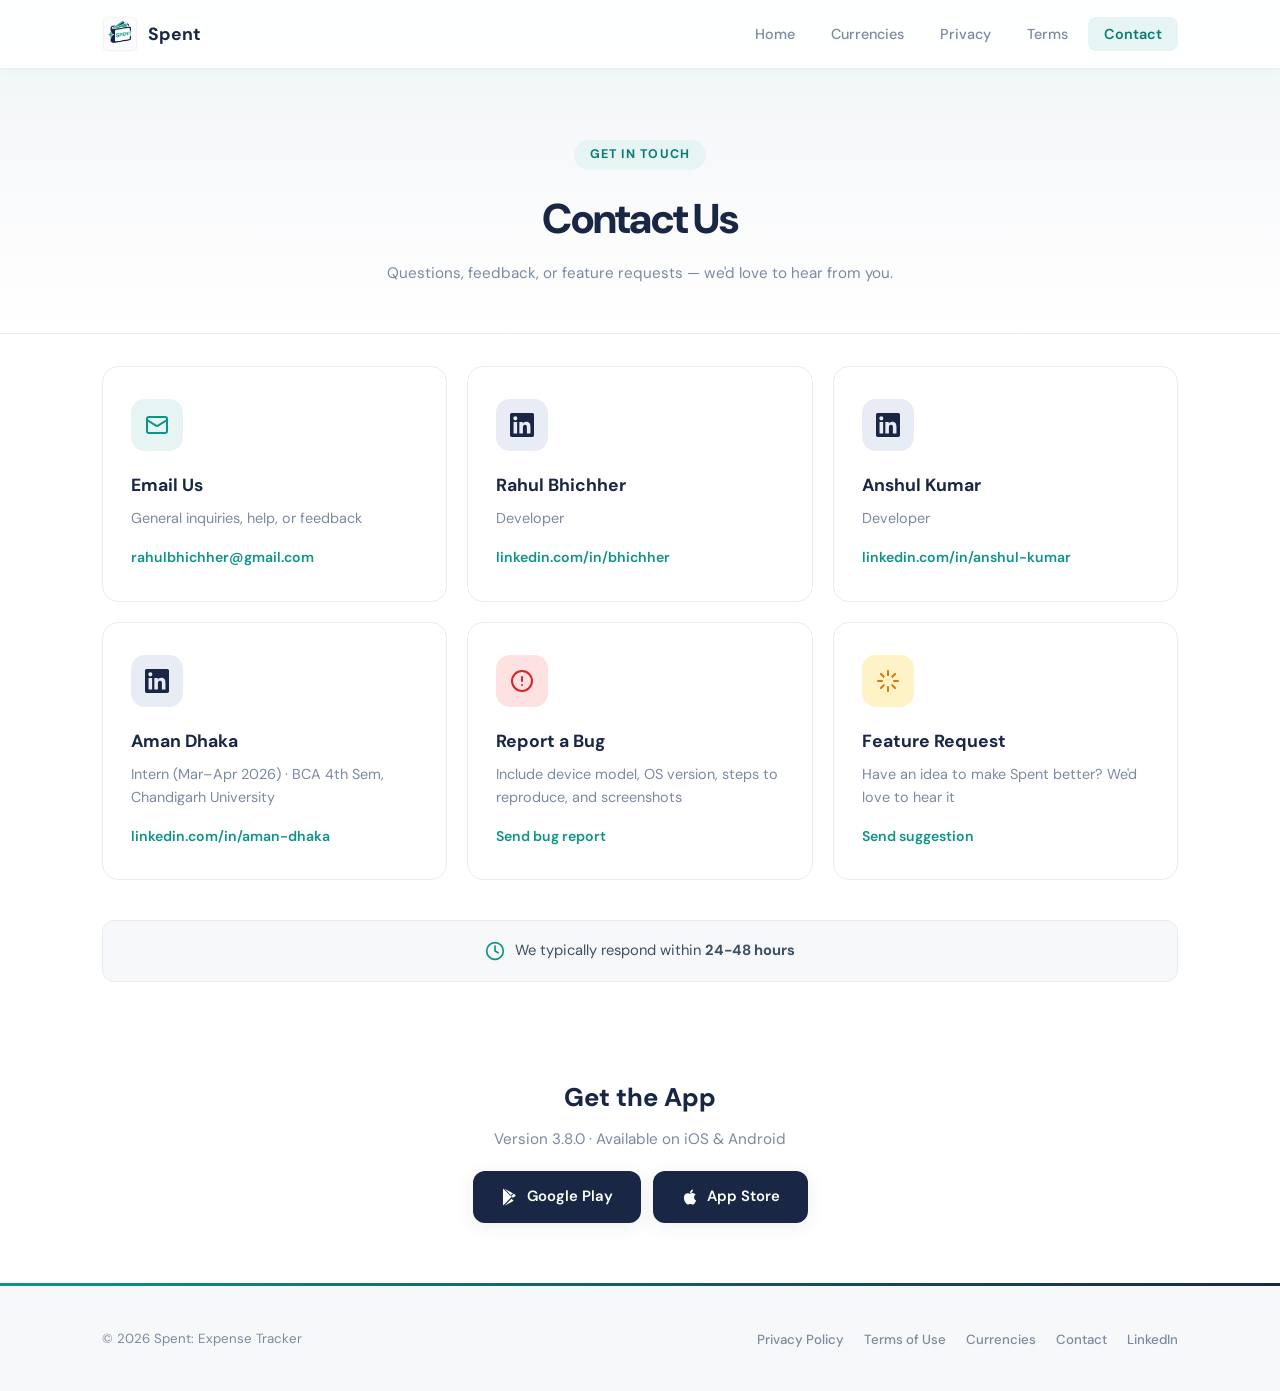
<file: contact.html>
<!DOCTYPE html>
<html lang="en">
<head>
  <meta charset="UTF-8">
  <meta name="viewport" content="width=device-width, initial-scale=1.0">
  <title>Contact Us — Spent: Expense Tracker</title>
  <meta name="description" content="Get in touch with the Spent: Expense Tracker team. Report bugs, request features, or ask questions.">
  <meta name="theme-color" content="#ffffff">
  <meta property="og:title" content="Contact Us — Spent: Expense Tracker">
  <meta property="og:description" content="Get in touch with the Spent: Expense Tracker team. Report bugs, request features, or ask questions.">
  <meta property="og:image" content="images/spent_feature_graphic.png">
  <meta property="og:type" content="website">
  <link rel="icon" type="image/png" href="logo.png">
  <link rel="preconnect" href="https://fonts.googleapis.com">
  <link rel="preconnect" href="https://fonts.gstatic.com" crossorigin>
  <link href="https://fonts.googleapis.com/css2?family=DM+Sans:wght@400;500;600;700;800&display=swap" rel="stylesheet">
  <link rel="stylesheet" href="styles.css">
</head>
<body>

  <!-- Nav -->
  <nav class="nav scrolled">
    <div class="nav-inner">
      <a href="index.html" class="nav-logo">
        <img src="logo.png" alt="Spent Logo">
        Spent
      </a>
      <button class="hamburger" onclick="document.querySelector('.nav-links').classList.toggle('open')" aria-label="Menu">&#9776;</button>
      <ul class="nav-links">
        <li><a href="index.html">Home</a></li>
        <li><a href="currencies.html">Currencies</a></li>
        <li><a href="privacy.html">Privacy</a></li>
        <li><a href="terms.html">Terms</a></li>
        <li><a href="contact.html" class="active">Contact</a></li>
      </ul>
    </div>
  </nav>

  <!-- Header -->
  <div class="page-header">
    <div class="container">
      <div class="section-label">Get in Touch</div>
      <h1>Contact Us</h1>
      <p class="subtitle">Questions, feedback, or feature requests — we'd love to hear from you.</p>
    </div>
  </div>

  <!-- Contact Cards -->
  <div class="container contact-section-wrapper">
    <div class="contact-cards-v2">

      <a href="mailto:rahulbhichher@gmail.com" class="contact-v2-card">
        <div class="contact-v2-icon green-bg">
          <svg width="24" height="24" viewBox="0 0 24 24" fill="none" stroke="currentColor" stroke-width="2" stroke-linecap="round" stroke-linejoin="round"><rect x="2" y="4" width="20" height="16" rx="2"/><path d="m22 7-8.97 5.7a1.94 1.94 0 0 1-2.06 0L2 7"/></svg>
        </div>
        <h3>Email Us</h3>
        <p>General inquiries, help, or feedback</p>
        <span class="contact-v2-link">rahulbhichher@gmail.com</span>
      </a>

      <a href="https://linkedin.com/in/bhichher" target="_blank" rel="noopener" class="contact-v2-card">
        <div class="contact-v2-icon navy-bg">
          <svg width="24" height="24" viewBox="0 0 24 24" fill="currentColor"><path d="M20.447 20.452h-3.554v-5.569c0-1.328-.027-3.037-1.852-3.037-1.853 0-2.136 1.445-2.136 2.939v5.667H9.351V9h3.414v1.561h.046c.477-.9 1.637-1.85 3.37-1.85 3.601 0 4.267 2.37 4.267 5.455v6.286zM5.337 7.433a2.062 2.062 0 0 1-2.063-2.065 2.064 2.064 0 1 1 2.063 2.065zm1.782 13.019H3.555V9h3.564v11.452zM22.225 0H1.771C.792 0 0 .774 0 1.729v20.542C0 23.227.792 24 1.771 24h20.451C23.2 24 24 23.227 24 22.271V1.729C24 .774 23.2 0 22.222 0h.003z"/></svg>
        </div>
        <h3>Rahul Bhichher</h3>
        <p>Developer</p>
        <span class="contact-v2-link">linkedin.com/in/bhichher</span>
      </a>

      <a href="https://www.linkedin.com/in/anshul-kumar-0a0555233/" target="_blank" rel="noopener" class="contact-v2-card">
        <div class="contact-v2-icon navy-bg">
          <svg width="24" height="24" viewBox="0 0 24 24" fill="currentColor"><path d="M20.447 20.452h-3.554v-5.569c0-1.328-.027-3.037-1.852-3.037-1.853 0-2.136 1.445-2.136 2.939v5.667H9.351V9h3.414v1.561h.046c.477-.9 1.637-1.85 3.37-1.85 3.601 0 4.267 2.37 4.267 5.455v6.286zM5.337 7.433a2.062 2.062 0 0 1-2.063-2.065 2.064 2.064 0 1 1 2.063 2.065zm1.782 13.019H3.555V9h3.564v11.452zM22.225 0H1.771C.792 0 0 .774 0 1.729v20.542C0 23.227.792 24 1.771 24h20.451C23.2 24 24 23.227 24 22.271V1.729C24 .774 23.2 0 22.222 0h.003z"/></svg>
        </div>
        <h3>Anshul Kumar</h3>
        <p>Developer</p>
        <span class="contact-v2-link">linkedin.com/in/anshul-kumar</span>
      </a>

      <a href="https://www.linkedin.com/in/aman-dhaka-243ab8331/" target="_blank" rel="noopener" class="contact-v2-card">
        <div class="contact-v2-icon navy-bg">
          <svg width="24" height="24" viewBox="0 0 24 24" fill="currentColor"><path d="M20.447 20.452h-3.554v-5.569c0-1.328-.027-3.037-1.852-3.037-1.853 0-2.136 1.445-2.136 2.939v5.667H9.351V9h3.414v1.561h.046c.477-.9 1.637-1.85 3.37-1.85 3.601 0 4.267 2.37 4.267 5.455v6.286zM5.337 7.433a2.062 2.062 0 0 1-2.063-2.065 2.064 2.064 0 1 1 2.063 2.065zm1.782 13.019H3.555V9h3.564v11.452zM22.225 0H1.771C.792 0 0 .774 0 1.729v20.542C0 23.227.792 24 1.771 24h20.451C23.2 24 24 23.227 24 22.271V1.729C24 .774 23.2 0 22.222 0h.003z"/></svg>
        </div>
        <h3>Aman Dhaka</h3>
        <p>Intern (Mar–Apr 2026) · BCA 4th Sem, Chandigarh University</p>
        <span class="contact-v2-link">linkedin.com/in/aman-dhaka</span>
      </a>

      <a href="mailto:rahulbhichher@gmail.com?subject=Bug%20Report" class="contact-v2-card">
        <div class="contact-v2-icon" style="background: #fee2e2; color: #dc2626;">
          <svg width="24" height="24" viewBox="0 0 24 24" fill="none" stroke="currentColor" stroke-width="2" stroke-linecap="round" stroke-linejoin="round"><circle cx="12" cy="12" r="10"/><line x1="12" y1="8" x2="12" y2="12"/><line x1="12" y1="16" x2="12.01" y2="16"/></svg>
        </div>
        <h3>Report a Bug</h3>
        <p>Include device model, OS version, steps to reproduce, and screenshots</p>
        <span class="contact-v2-link">Send bug report</span>
      </a>

      <a href="mailto:rahulbhichher@gmail.com?subject=Feature%20Request" class="contact-v2-card">
        <div class="contact-v2-icon" style="background: #fef3c7; color: #d97706;">
          <svg width="24" height="24" viewBox="0 0 24 24" fill="none" stroke="currentColor" stroke-width="2" stroke-linecap="round" stroke-linejoin="round"><path d="M12 2v4m0 12v4M4.93 4.93l2.83 2.83m8.48 8.48 2.83 2.83M2 12h4m12 0h4M4.93 19.07l2.83-2.83m8.48-8.48 2.83-2.83"/></svg>
        </div>
        <h3>Feature Request</h3>
        <p>Have an idea to make Spent better? We'd love to hear it</p>
        <span class="contact-v2-link">Send suggestion</span>
      </a>

    </div>

    <!-- Response Time Banner -->
    <div class="response-banner">
      <svg width="20" height="20" viewBox="0 0 24 24" fill="none" stroke="currentColor" stroke-width="2" stroke-linecap="round" stroke-linejoin="round"><circle cx="12" cy="12" r="10"/><polyline points="12 6 12 12 16 14"/></svg>
      <span>We typically respond within <strong>24-48 hours</strong></span>
    </div>

    <!-- Download Section -->
    <div class="contact-download">
      <h2>Get the App</h2>
      <p>Version 3.8.0 &middot; Available on iOS &amp; Android</p>
      <div class="hero-buttons" style="margin-top: 20px;">
        <a href="https://play.google.com/store/apps/details?id=com.bhichher.spentmoneytracker" class="btn btn-primary" target="_blank" rel="noopener">
          <svg class="store-icon" viewBox="0 0 24 24" fill="currentColor"><path d="M3.18 23.04c-.35-.2-.57-.58-.57-1V1.96c0-.42.22-.8.57-1l10.88 11.04L3.18 23.04zm1.63.73l12.07-6.73-2.8-2.85-9.27 9.58zm12.07-16.08L4.81.96l9.27 9.58 2.8-2.85zm1.73.96c.48.27.78.79.78 1.35s-.3 1.08-.78 1.35l-2.87 1.6-3.03-3.08 3.03-2.82 2.87 1.6z"/></svg>
          Google Play
        </a>
        <a href="https://apps.apple.com/app/id6761287925" class="btn btn-primary" target="_blank" rel="noopener">
          <svg class="store-icon" viewBox="0 0 24 24" fill="currentColor"><path d="M18.71 19.5c-.83 1.24-1.71 2.45-3.05 2.47-1.34.03-1.77-.79-3.29-.79-1.53 0-2 .77-3.27.82-1.31.05-2.3-1.32-3.14-2.53C4.25 17 2.94 12.45 4.7 9.39c.87-1.52 2.43-2.48 4.12-2.51 1.28-.02 2.5.87 3.29.87.78 0 2.26-1.07 3.8-.91.65.03 2.47.26 3.64 1.98-.09.06-2.17 1.28-2.15 3.81.03 3.02 2.65 4.03 2.68 4.04-.03.07-.42 1.44-1.38 2.83M13 3.5c.73-.83 1.94-1.46 2.94-1.5.13 1.17-.34 2.35-1.04 3.19-.69.85-1.83 1.51-2.95 1.42-.15-1.15.41-2.35 1.05-3.11z"/></svg>
          App Store
        </a>
      </div>
    </div>
  </div>

  <!-- Footer -->
  <footer class="footer">
    <div class="footer-inner">
      <span class="footer-text">&copy; 2026 Spent: Expense Tracker</span>
      <ul class="footer-links">
        <li><a href="privacy.html">Privacy Policy</a></li>
        <li><a href="terms.html">Terms of Use</a></li>
        <li><a href="currencies.html">Currencies</a></li>
        <li><a href="contact.html">Contact</a></li>
        <li><a href="https://linkedin.com/in/bhichher" target="_blank" rel="noopener">LinkedIn</a></li>
      </ul>
    </div>
  </footer>

  <script>
    document.querySelectorAll('.nav-links a').forEach(link => {
      link.addEventListener('click', () => document.querySelector('.nav-links').classList.remove('open'));
    });
  </script>
</body>
</html>
</file>
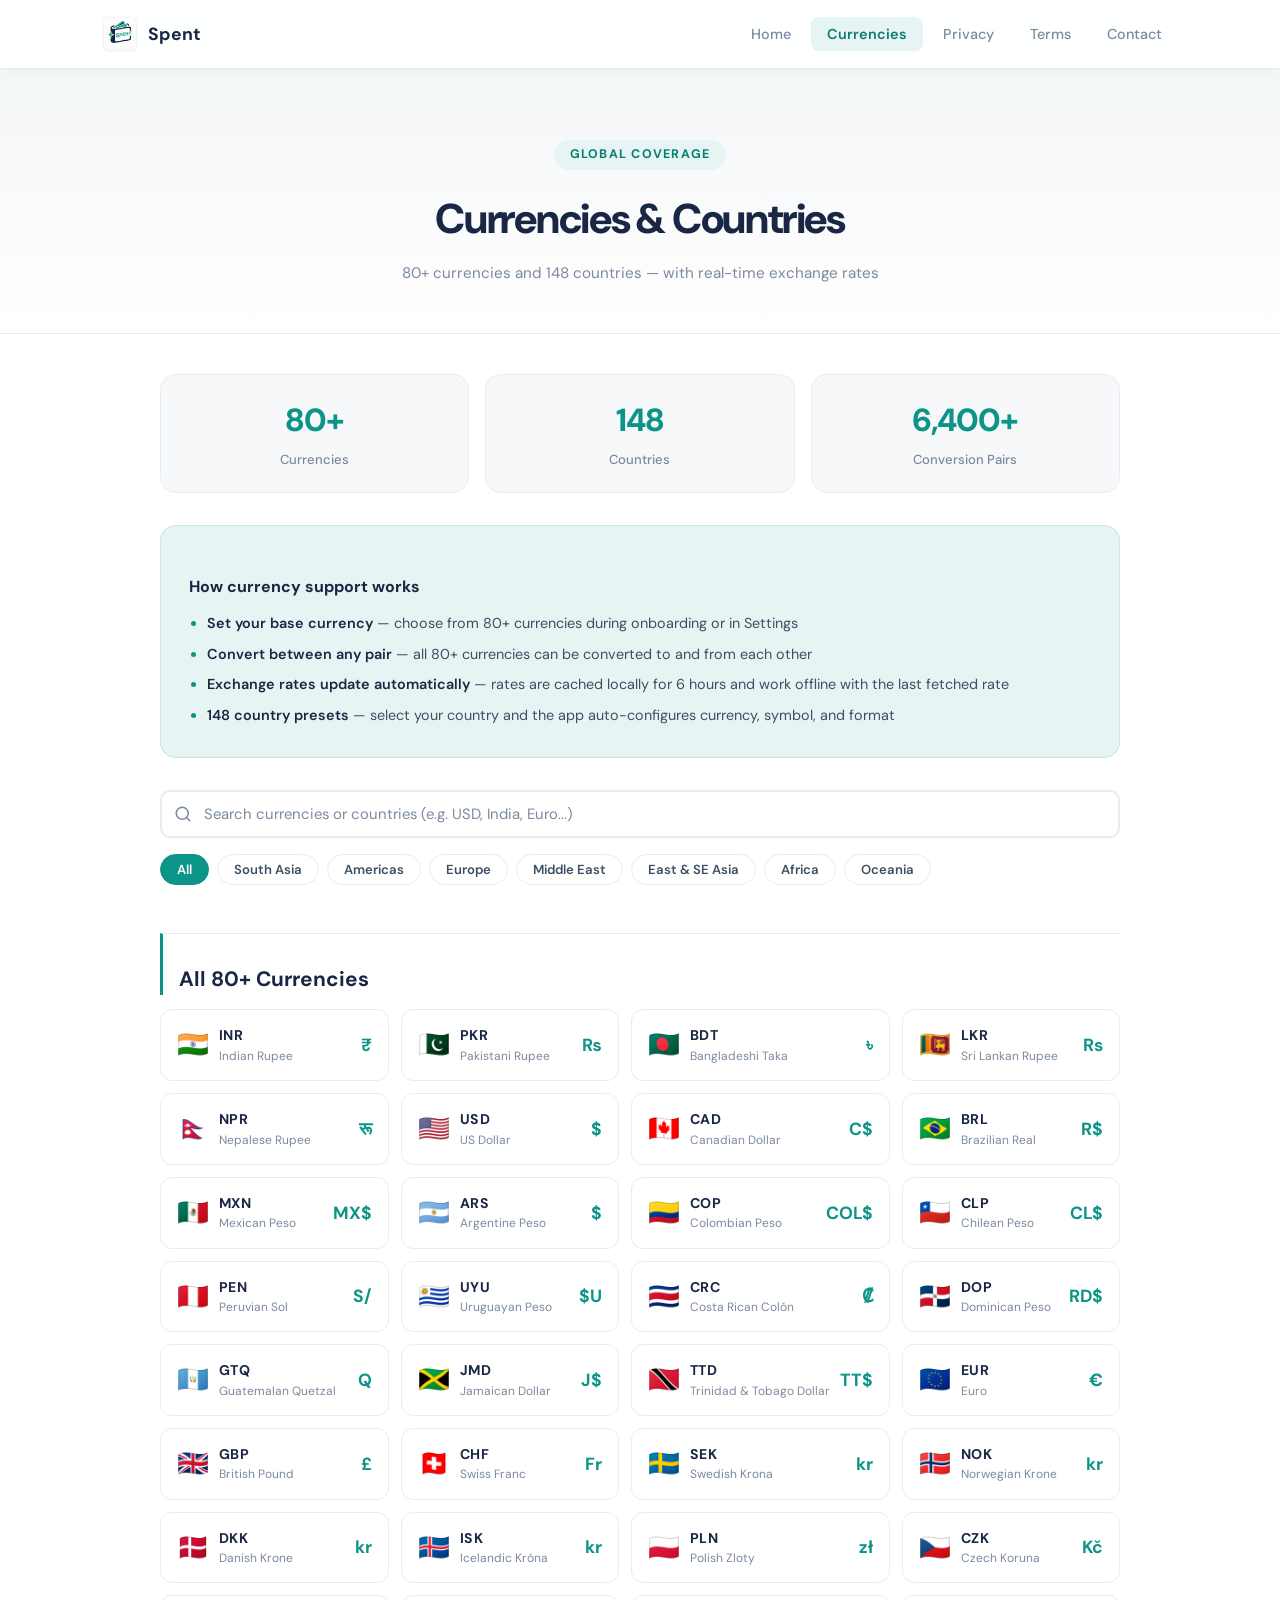
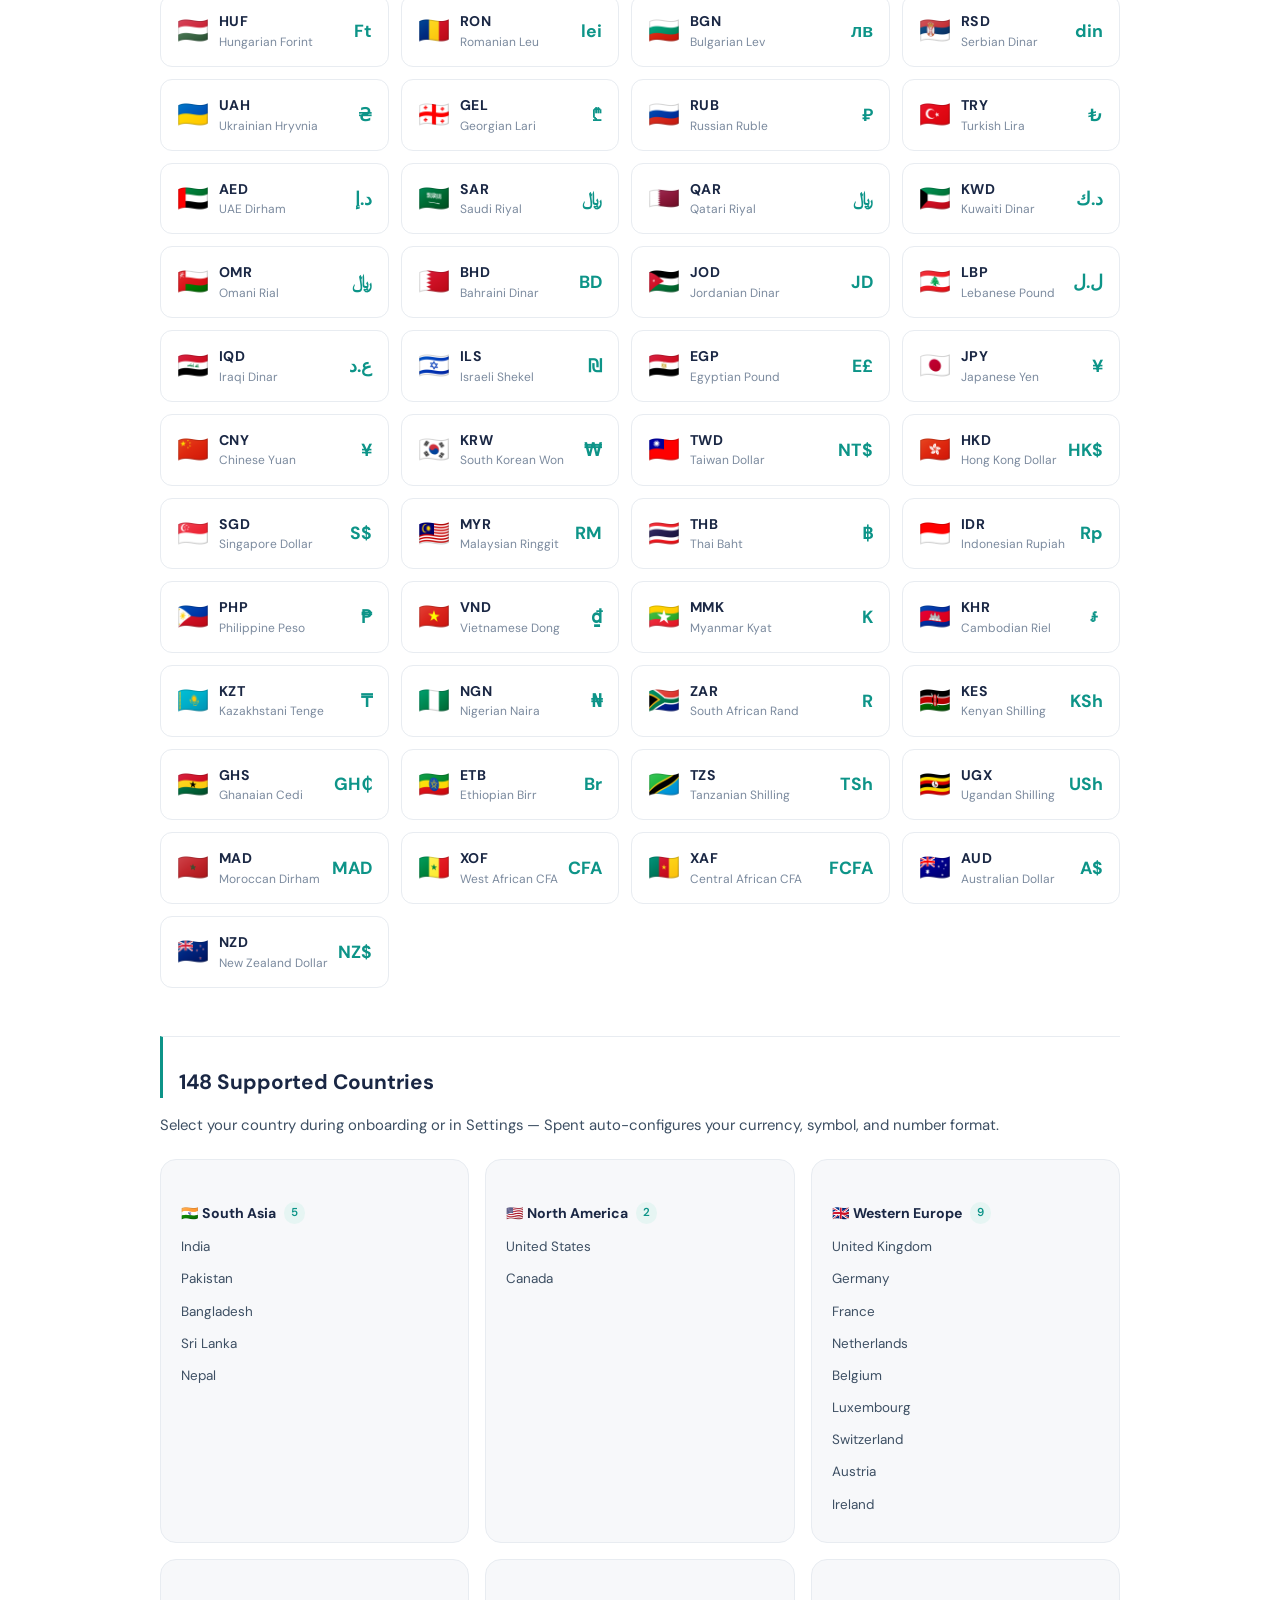
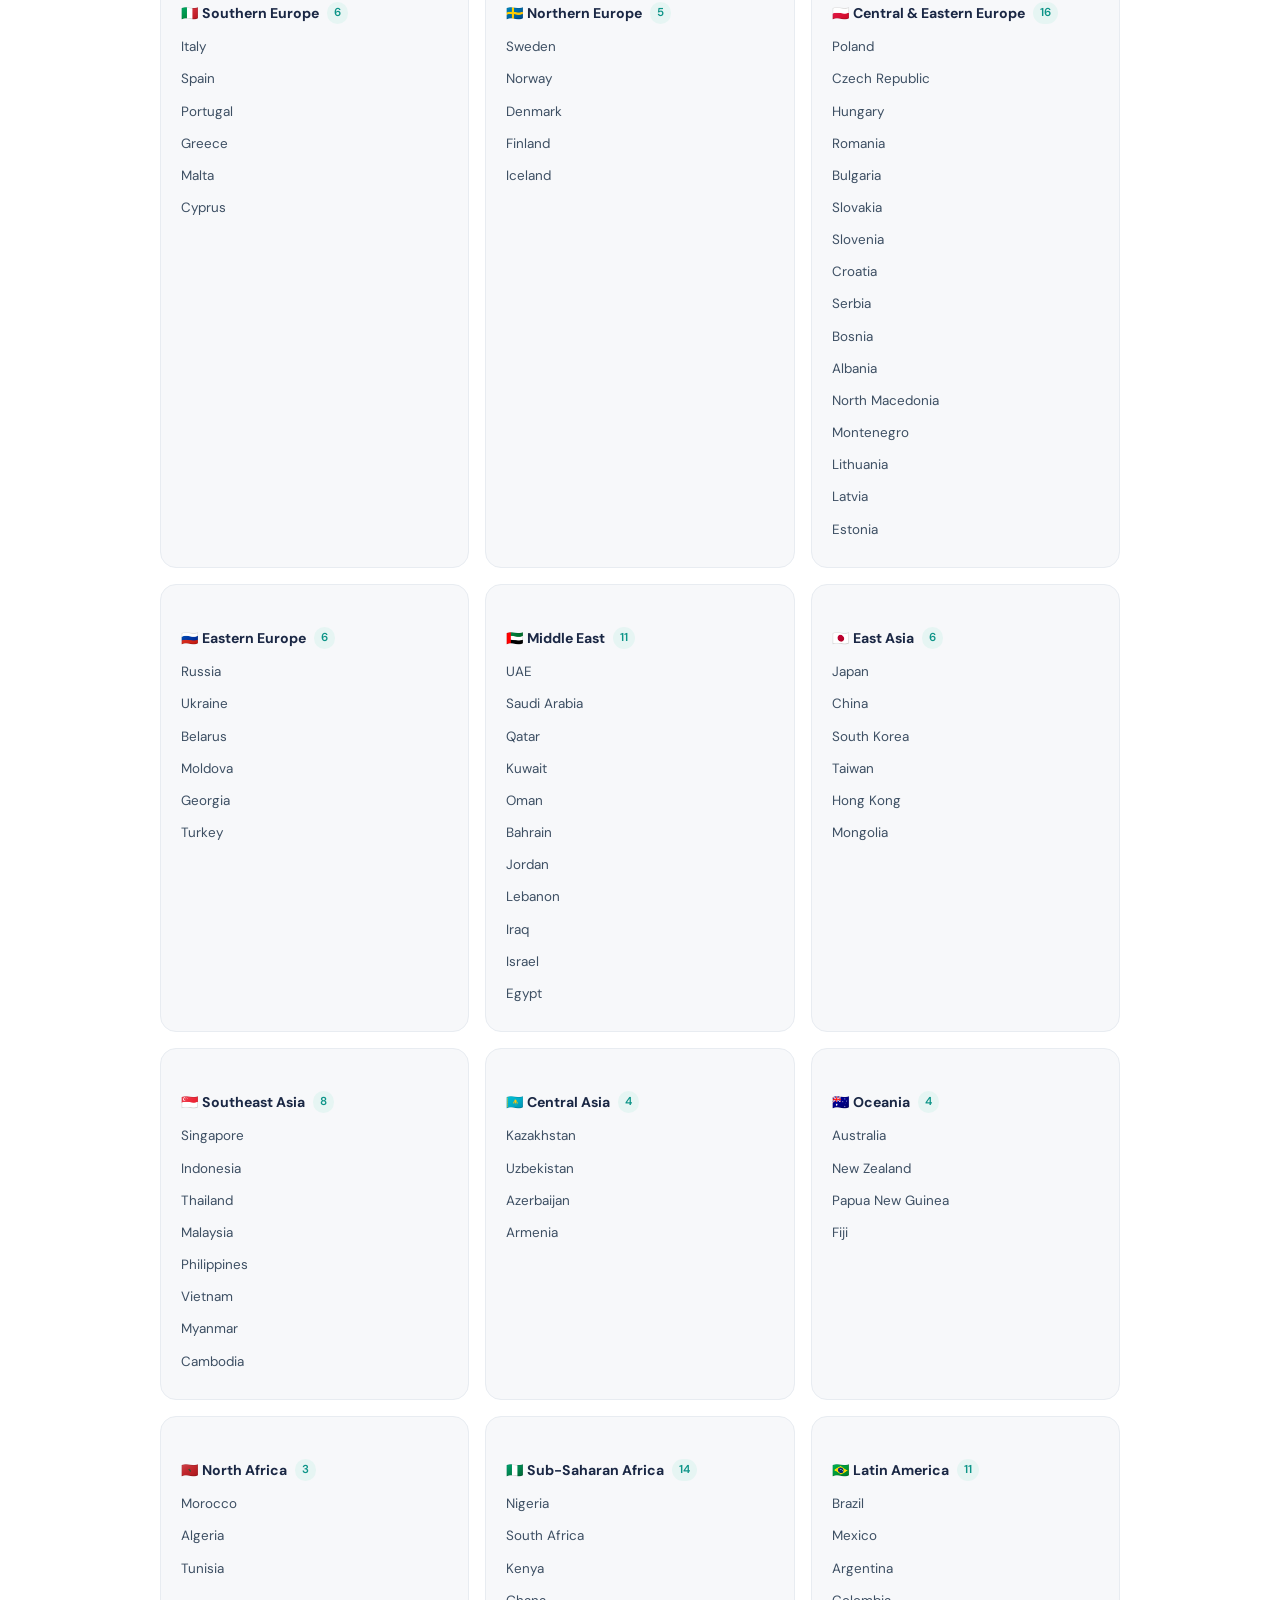
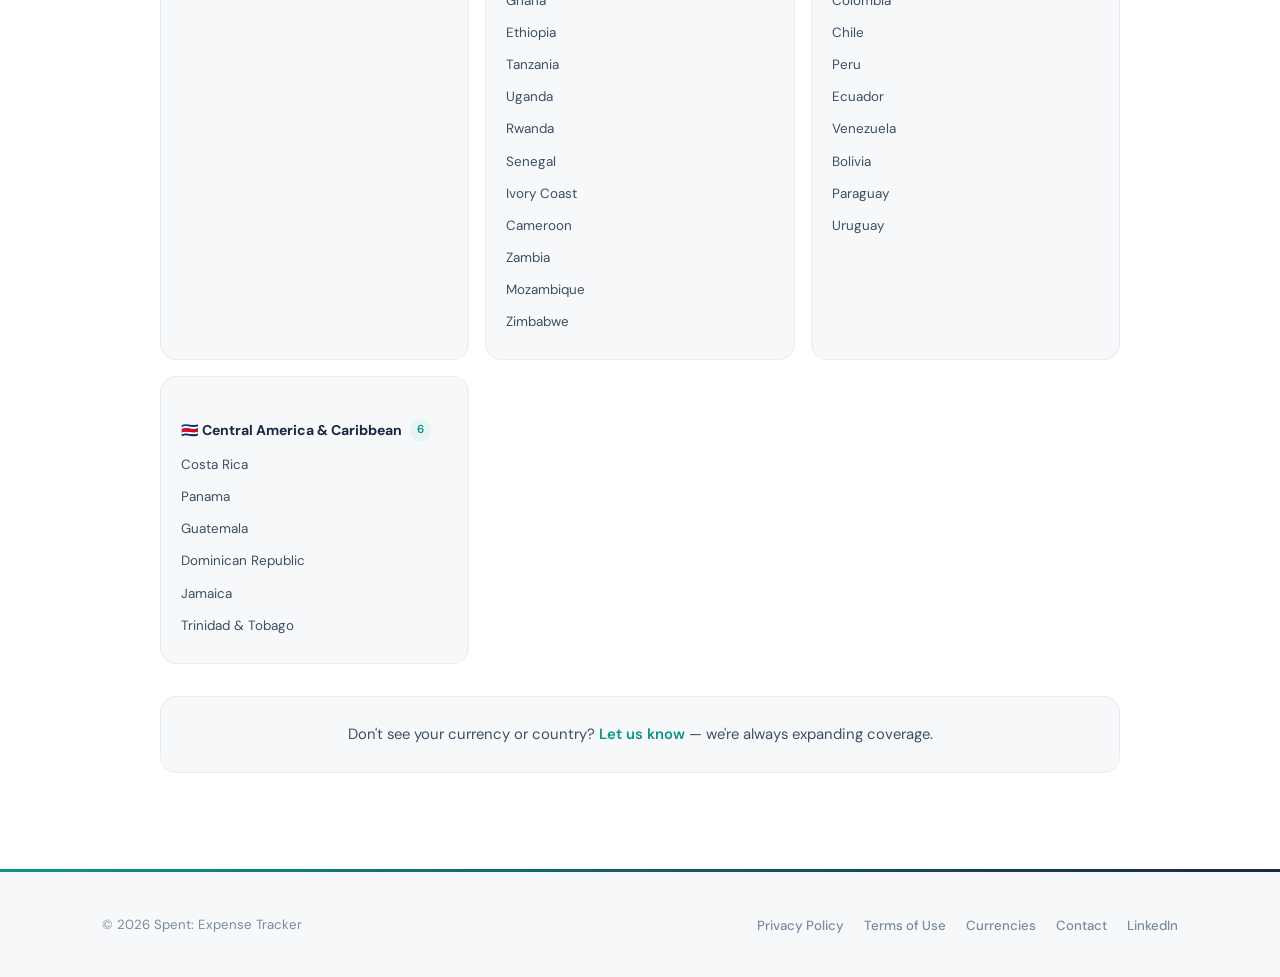
<file: currencies.html>
<!DOCTYPE html>
<html lang="en">
<head>
  <meta charset="UTF-8">
  <meta name="viewport" content="width=device-width, initial-scale=1.0">
  <title>Supported Currencies & Countries — Spent: Expense Tracker</title>
  <meta name="description" content="Spent supports 80+ currencies and 148 countries. Full list of supported currencies with exchange rate conversion.">
  <meta name="theme-color" content="#ffffff">
  <meta property="og:title" content="Supported Currencies & Countries — Spent: Expense Tracker">
  <meta property="og:description" content="Spent supports 80+ currencies and 148 countries. Full list of supported currencies with exchange rate conversion.">
  <meta property="og:image" content="images/spent_feature_graphic.png">
  <meta property="og:type" content="website">
  <link rel="icon" type="image/png" href="logo.png">
  <link rel="preconnect" href="https://fonts.googleapis.com">
  <link rel="preconnect" href="https://fonts.gstatic.com" crossorigin>
  <link href="https://fonts.googleapis.com/css2?family=DM+Sans:wght@400;500;600;700;800&display=swap" rel="stylesheet">
  <link rel="stylesheet" href="styles.css">
</head>
<body>

  <!-- Nav -->
  <nav class="nav scrolled">
    <div class="nav-inner">
      <a href="index.html" class="nav-logo">
        <img src="logo.png" alt="Spent Logo">
        Spent
      </a>
      <button class="hamburger" onclick="document.querySelector('.nav-links').classList.toggle('open')" aria-label="Menu">&#9776;</button>
      <ul class="nav-links">
        <li><a href="index.html">Home</a></li>
        <li><a href="currencies.html" class="active">Currencies</a></li>
        <li><a href="privacy.html">Privacy</a></li>
        <li><a href="terms.html">Terms</a></li>
        <li><a href="contact.html">Contact</a></li>
      </ul>
    </div>
  </nav>

  <!-- Header -->
  <div class="page-header">
    <div class="container">
      <div class="section-label">Global Coverage</div>
      <h1>Currencies & Countries</h1>
      <p class="subtitle">80+ currencies and 148 countries — with real-time exchange rates</p>
    </div>
  </div>

  <!-- Content -->
  <div class="container">
    <div class="content-section currencies-page">

      <!-- Stats bar -->
      <div class="currency-stats">
        <div class="currency-stat">
          <span class="currency-stat-number">80+</span>
          <span class="currency-stat-label">Currencies</span>
        </div>
        <div class="currency-stat">
          <span class="currency-stat-number">148</span>
          <span class="currency-stat-label">Countries</span>
        </div>
        <div class="currency-stat">
          <span class="currency-stat-number">6,400+</span>
          <span class="currency-stat-label">Conversion Pairs</span>
        </div>
      </div>

      <!-- How it works -->
      <div class="currency-info-box">
        <h3>How currency support works</h3>
        <ul>
          <li><strong>Set your base currency</strong> — choose from 80+ currencies during onboarding or in Settings</li>
          <li><strong>Convert between any pair</strong> — all 80+ currencies can be converted to and from each other</li>
          <li><strong>Exchange rates update automatically</strong> — rates are cached locally for 6 hours and work offline with the last fetched rate</li>
          <li><strong>148 country presets</strong> — select your country and the app auto-configures currency, symbol, and format</li>
        </ul>
      </div>

      <!-- Search + Region Filter -->
      <div class="currency-search-wrapper">
        <svg class="currency-search-icon" width="18" height="18" viewBox="0 0 24 24" fill="none" stroke="currentColor" stroke-width="2" stroke-linecap="round" stroke-linejoin="round"><circle cx="11" cy="11" r="8"/><line x1="21" y1="21" x2="16.65" y2="16.65"/></svg>
        <input type="text" id="currencySearch" class="currency-search" placeholder="Search currencies or countries (e.g. USD, India, Euro...)">
        <span id="searchCount" class="currency-search-count"></span>
      </div>

      <div class="region-tabs" id="regionTabs">
        <button class="region-tab active" data-region="all">All</button>
        <button class="region-tab" data-region="south-asia">South Asia</button>
        <button class="region-tab" data-region="americas">Americas</button>
        <button class="region-tab" data-region="europe">Europe</button>
        <button class="region-tab" data-region="middle-east">Middle East</button>
        <button class="region-tab" data-region="east-asia">East & SE Asia</button>
        <button class="region-tab" data-region="africa">Africa</button>
        <button class="region-tab" data-region="oceania">Oceania</button>
      </div>

      <!-- Currency Cards Grid -->
      <h2 id="currencies-heading">All 80+ Currencies</h2>
      <div class="currency-card-grid" id="currencyGrid">

        <!-- South Asia -->
        <div class="cc" data-region="south-asia" data-search="inr indian rupee india">
          <span class="cc-flag">&#127470;&#127475;</span>
          <div class="cc-info"><span class="cc-code">INR</span><span class="cc-name">Indian Rupee</span></div>
          <span class="cc-symbol">&#8377;</span>
        </div>
        <div class="cc" data-region="south-asia" data-search="pkr pakistani rupee pakistan">
          <span class="cc-flag">&#127477;&#127472;</span>
          <div class="cc-info"><span class="cc-code">PKR</span><span class="cc-name">Pakistani Rupee</span></div>
          <span class="cc-symbol">&#8360;</span>
        </div>
        <div class="cc" data-region="south-asia" data-search="bdt bangladeshi taka bangladesh">
          <span class="cc-flag">&#127463;&#127465;</span>
          <div class="cc-info"><span class="cc-code">BDT</span><span class="cc-name">Bangladeshi Taka</span></div>
          <span class="cc-symbol">&#2547;</span>
        </div>
        <div class="cc" data-region="south-asia" data-search="lkr sri lankan rupee sri lanka">
          <span class="cc-flag">&#127473;&#127472;</span>
          <div class="cc-info"><span class="cc-code">LKR</span><span class="cc-name">Sri Lankan Rupee</span></div>
          <span class="cc-symbol">Rs</span>
        </div>
        <div class="cc" data-region="south-asia" data-search="npr nepalese rupee nepal">
          <span class="cc-flag">&#127475;&#127477;</span>
          <div class="cc-info"><span class="cc-code">NPR</span><span class="cc-name">Nepalese Rupee</span></div>
          <span class="cc-symbol">&#2352;&#2370;</span>
        </div>

        <!-- Americas -->
        <div class="cc" data-region="americas" data-search="usd us dollar united states america">
          <span class="cc-flag">&#127482;&#127480;</span>
          <div class="cc-info"><span class="cc-code">USD</span><span class="cc-name">US Dollar</span></div>
          <span class="cc-symbol">$</span>
        </div>
        <div class="cc" data-region="americas" data-search="cad canadian dollar canada">
          <span class="cc-flag">&#127464;&#127462;</span>
          <div class="cc-info"><span class="cc-code">CAD</span><span class="cc-name">Canadian Dollar</span></div>
          <span class="cc-symbol">C$</span>
        </div>
        <div class="cc" data-region="americas" data-search="brl brazilian real brazil">
          <span class="cc-flag">&#127463;&#127479;</span>
          <div class="cc-info"><span class="cc-code">BRL</span><span class="cc-name">Brazilian Real</span></div>
          <span class="cc-symbol">R$</span>
        </div>
        <div class="cc" data-region="americas" data-search="mxn mexican peso mexico">
          <span class="cc-flag">&#127474;&#127485;</span>
          <div class="cc-info"><span class="cc-code">MXN</span><span class="cc-name">Mexican Peso</span></div>
          <span class="cc-symbol">MX$</span>
        </div>
        <div class="cc" data-region="americas" data-search="ars argentine peso argentina">
          <span class="cc-flag">&#127462;&#127479;</span>
          <div class="cc-info"><span class="cc-code">ARS</span><span class="cc-name">Argentine Peso</span></div>
          <span class="cc-symbol">$</span>
        </div>
        <div class="cc" data-region="americas" data-search="cop colombian peso colombia">
          <span class="cc-flag">&#127464;&#127476;</span>
          <div class="cc-info"><span class="cc-code">COP</span><span class="cc-name">Colombian Peso</span></div>
          <span class="cc-symbol">COL$</span>
        </div>
        <div class="cc" data-region="americas" data-search="clp chilean peso chile">
          <span class="cc-flag">&#127464;&#127473;</span>
          <div class="cc-info"><span class="cc-code">CLP</span><span class="cc-name">Chilean Peso</span></div>
          <span class="cc-symbol">CL$</span>
        </div>
        <div class="cc" data-region="americas" data-search="pen peruvian sol peru">
          <span class="cc-flag">&#127477;&#127466;</span>
          <div class="cc-info"><span class="cc-code">PEN</span><span class="cc-name">Peruvian Sol</span></div>
          <span class="cc-symbol">S/</span>
        </div>
        <div class="cc" data-region="americas" data-search="uyu uruguayan peso uruguay">
          <span class="cc-flag">&#127482;&#127486;</span>
          <div class="cc-info"><span class="cc-code">UYU</span><span class="cc-name">Uruguayan Peso</span></div>
          <span class="cc-symbol">$U</span>
        </div>
        <div class="cc" data-region="americas" data-search="crc costa rican colon costa rica">
          <span class="cc-flag">&#127464;&#127479;</span>
          <div class="cc-info"><span class="cc-code">CRC</span><span class="cc-name">Costa Rican Col&#243;n</span></div>
          <span class="cc-symbol">&#8353;</span>
        </div>
        <div class="cc" data-region="americas" data-search="dop dominican peso dominican republic">
          <span class="cc-flag">&#127465;&#127476;</span>
          <div class="cc-info"><span class="cc-code">DOP</span><span class="cc-name">Dominican Peso</span></div>
          <span class="cc-symbol">RD$</span>
        </div>
        <div class="cc" data-region="americas" data-search="gtq guatemalan quetzal guatemala">
          <span class="cc-flag">&#127468;&#127481;</span>
          <div class="cc-info"><span class="cc-code">GTQ</span><span class="cc-name">Guatemalan Quetzal</span></div>
          <span class="cc-symbol">Q</span>
        </div>
        <div class="cc" data-region="americas" data-search="jmd jamaican dollar jamaica">
          <span class="cc-flag">&#127471;&#127474;</span>
          <div class="cc-info"><span class="cc-code">JMD</span><span class="cc-name">Jamaican Dollar</span></div>
          <span class="cc-symbol">J$</span>
        </div>
        <div class="cc" data-region="americas" data-search="ttd trinidad tobago dollar">
          <span class="cc-flag">&#127481;&#127481;</span>
          <div class="cc-info"><span class="cc-code">TTD</span><span class="cc-name">Trinidad &amp; Tobago Dollar</span></div>
          <span class="cc-symbol">TT$</span>
        </div>

        <!-- Europe -->
        <div class="cc" data-region="europe" data-search="eur euro europe germany france italy spain">
          <span class="cc-flag">&#127466;&#127482;</span>
          <div class="cc-info"><span class="cc-code">EUR</span><span class="cc-name">Euro</span></div>
          <span class="cc-symbol">&euro;</span>
        </div>
        <div class="cc" data-region="europe" data-search="gbp british pound united kingdom uk england">
          <span class="cc-flag">&#127468;&#127463;</span>
          <div class="cc-info"><span class="cc-code">GBP</span><span class="cc-name">British Pound</span></div>
          <span class="cc-symbol">&pound;</span>
        </div>
        <div class="cc" data-region="europe" data-search="chf swiss franc switzerland">
          <span class="cc-flag">&#127464;&#127469;</span>
          <div class="cc-info"><span class="cc-code">CHF</span><span class="cc-name">Swiss Franc</span></div>
          <span class="cc-symbol">Fr</span>
        </div>
        <div class="cc" data-region="europe" data-search="sek swedish krona sweden">
          <span class="cc-flag">&#127480;&#127466;</span>
          <div class="cc-info"><span class="cc-code">SEK</span><span class="cc-name">Swedish Krona</span></div>
          <span class="cc-symbol">kr</span>
        </div>
        <div class="cc" data-region="europe" data-search="nok norwegian krone norway">
          <span class="cc-flag">&#127475;&#127476;</span>
          <div class="cc-info"><span class="cc-code">NOK</span><span class="cc-name">Norwegian Krone</span></div>
          <span class="cc-symbol">kr</span>
        </div>
        <div class="cc" data-region="europe" data-search="dkk danish krone denmark">
          <span class="cc-flag">&#127465;&#127472;</span>
          <div class="cc-info"><span class="cc-code">DKK</span><span class="cc-name">Danish Krone</span></div>
          <span class="cc-symbol">kr</span>
        </div>
        <div class="cc" data-region="europe" data-search="isk icelandic krona iceland">
          <span class="cc-flag">&#127470;&#127480;</span>
          <div class="cc-info"><span class="cc-code">ISK</span><span class="cc-name">Icelandic Kr&#243;na</span></div>
          <span class="cc-symbol">kr</span>
        </div>
        <div class="cc" data-region="europe" data-search="pln polish zloty poland">
          <span class="cc-flag">&#127477;&#127473;</span>
          <div class="cc-info"><span class="cc-code">PLN</span><span class="cc-name">Polish Zloty</span></div>
          <span class="cc-symbol">z&#322;</span>
        </div>
        <div class="cc" data-region="europe" data-search="czk czech koruna czech republic czechia">
          <span class="cc-flag">&#127464;&#127487;</span>
          <div class="cc-info"><span class="cc-code">CZK</span><span class="cc-name">Czech Koruna</span></div>
          <span class="cc-symbol">K&#269;</span>
        </div>
        <div class="cc" data-region="europe" data-search="huf hungarian forint hungary">
          <span class="cc-flag">&#127469;&#127482;</span>
          <div class="cc-info"><span class="cc-code">HUF</span><span class="cc-name">Hungarian Forint</span></div>
          <span class="cc-symbol">Ft</span>
        </div>
        <div class="cc" data-region="europe" data-search="ron romanian leu romania">
          <span class="cc-flag">&#127479;&#127476;</span>
          <div class="cc-info"><span class="cc-code">RON</span><span class="cc-name">Romanian Leu</span></div>
          <span class="cc-symbol">lei</span>
        </div>
        <div class="cc" data-region="europe" data-search="bgn bulgarian lev bulgaria">
          <span class="cc-flag">&#127463;&#127468;</span>
          <div class="cc-info"><span class="cc-code">BGN</span><span class="cc-name">Bulgarian Lev</span></div>
          <span class="cc-symbol">&#1083;&#1074;</span>
        </div>
        <div class="cc" data-region="europe" data-search="rsd serbian dinar serbia">
          <span class="cc-flag">&#127479;&#127480;</span>
          <div class="cc-info"><span class="cc-code">RSD</span><span class="cc-name">Serbian Dinar</span></div>
          <span class="cc-symbol">din</span>
        </div>
        <div class="cc" data-region="europe" data-search="uah ukrainian hryvnia ukraine">
          <span class="cc-flag">&#127482;&#127462;</span>
          <div class="cc-info"><span class="cc-code">UAH</span><span class="cc-name">Ukrainian Hryvnia</span></div>
          <span class="cc-symbol">&#8372;</span>
        </div>
        <div class="cc" data-region="europe" data-search="gel georgian lari georgia">
          <span class="cc-flag">&#127468;&#127466;</span>
          <div class="cc-info"><span class="cc-code">GEL</span><span class="cc-name">Georgian Lari</span></div>
          <span class="cc-symbol">&#8382;</span>
        </div>
        <div class="cc" data-region="europe" data-search="rub russian ruble russia">
          <span class="cc-flag">&#127479;&#127482;</span>
          <div class="cc-info"><span class="cc-code">RUB</span><span class="cc-name">Russian Ruble</span></div>
          <span class="cc-symbol">&#8381;</span>
        </div>
        <div class="cc" data-region="europe" data-search="try turkish lira turkey">
          <span class="cc-flag">&#127481;&#127479;</span>
          <div class="cc-info"><span class="cc-code">TRY</span><span class="cc-name">Turkish Lira</span></div>
          <span class="cc-symbol">&#8378;</span>
        </div>

        <!-- Middle East -->
        <div class="cc" data-region="middle-east" data-search="aed uae dirham united arab emirates">
          <span class="cc-flag">&#127462;&#127466;</span>
          <div class="cc-info"><span class="cc-code">AED</span><span class="cc-name">UAE Dirham</span></div>
          <span class="cc-symbol">&#1583;.&#1573;</span>
        </div>
        <div class="cc" data-region="middle-east" data-search="sar saudi riyal saudi arabia">
          <span class="cc-flag">&#127480;&#127462;</span>
          <div class="cc-info"><span class="cc-code">SAR</span><span class="cc-name">Saudi Riyal</span></div>
          <span class="cc-symbol">&#65020;</span>
        </div>
        <div class="cc" data-region="middle-east" data-search="qar qatari riyal qatar">
          <span class="cc-flag">&#127478;&#127462;</span>
          <div class="cc-info"><span class="cc-code">QAR</span><span class="cc-name">Qatari Riyal</span></div>
          <span class="cc-symbol">&#65020;</span>
        </div>
        <div class="cc" data-region="middle-east" data-search="kwd kuwaiti dinar kuwait">
          <span class="cc-flag">&#127472;&#127484;</span>
          <div class="cc-info"><span class="cc-code">KWD</span><span class="cc-name">Kuwaiti Dinar</span></div>
          <span class="cc-symbol">&#1583;.&#1603;</span>
        </div>
        <div class="cc" data-region="middle-east" data-search="omr omani rial oman">
          <span class="cc-flag">&#127476;&#127474;</span>
          <div class="cc-info"><span class="cc-code">OMR</span><span class="cc-name">Omani Rial</span></div>
          <span class="cc-symbol">&#65020;</span>
        </div>
        <div class="cc" data-region="middle-east" data-search="bhd bahraini dinar bahrain">
          <span class="cc-flag">&#127463;&#127469;</span>
          <div class="cc-info"><span class="cc-code">BHD</span><span class="cc-name">Bahraini Dinar</span></div>
          <span class="cc-symbol">BD</span>
        </div>
        <div class="cc" data-region="middle-east" data-search="jod jordanian dinar jordan">
          <span class="cc-flag">&#127471;&#127476;</span>
          <div class="cc-info"><span class="cc-code">JOD</span><span class="cc-name">Jordanian Dinar</span></div>
          <span class="cc-symbol">JD</span>
        </div>
        <div class="cc" data-region="middle-east" data-search="lbp lebanese pound lebanon">
          <span class="cc-flag">&#127473;&#127463;</span>
          <div class="cc-info"><span class="cc-code">LBP</span><span class="cc-name">Lebanese Pound</span></div>
          <span class="cc-symbol">&#1604;.&#1604;</span>
        </div>
        <div class="cc" data-region="middle-east" data-search="iqd iraqi dinar iraq">
          <span class="cc-flag">&#127470;&#127478;</span>
          <div class="cc-info"><span class="cc-code">IQD</span><span class="cc-name">Iraqi Dinar</span></div>
          <span class="cc-symbol">&#1593;.&#1583;</span>
        </div>
        <div class="cc" data-region="middle-east" data-search="ils israeli shekel israel">
          <span class="cc-flag">&#127470;&#127473;</span>
          <div class="cc-info"><span class="cc-code">ILS</span><span class="cc-name">Israeli Shekel</span></div>
          <span class="cc-symbol">&#8362;</span>
        </div>
        <div class="cc" data-region="middle-east" data-search="egp egyptian pound egypt">
          <span class="cc-flag">&#127466;&#127468;</span>
          <div class="cc-info"><span class="cc-code">EGP</span><span class="cc-name">Egyptian Pound</span></div>
          <span class="cc-symbol">E&pound;</span>
        </div>

        <!-- East & SE Asia -->
        <div class="cc" data-region="east-asia" data-search="jpy japanese yen japan">
          <span class="cc-flag">&#127471;&#127477;</span>
          <div class="cc-info"><span class="cc-code">JPY</span><span class="cc-name">Japanese Yen</span></div>
          <span class="cc-symbol">&yen;</span>
        </div>
        <div class="cc" data-region="east-asia" data-search="cny chinese yuan china">
          <span class="cc-flag">&#127464;&#127475;</span>
          <div class="cc-info"><span class="cc-code">CNY</span><span class="cc-name">Chinese Yuan</span></div>
          <span class="cc-symbol">&yen;</span>
        </div>
        <div class="cc" data-region="east-asia" data-search="krw south korean won korea">
          <span class="cc-flag">&#127472;&#127479;</span>
          <div class="cc-info"><span class="cc-code">KRW</span><span class="cc-name">South Korean Won</span></div>
          <span class="cc-symbol">&#8361;</span>
        </div>
        <div class="cc" data-region="east-asia" data-search="twd taiwan dollar taiwan">
          <span class="cc-flag">&#127481;&#127484;</span>
          <div class="cc-info"><span class="cc-code">TWD</span><span class="cc-name">Taiwan Dollar</span></div>
          <span class="cc-symbol">NT$</span>
        </div>
        <div class="cc" data-region="east-asia" data-search="hkd hong kong dollar">
          <span class="cc-flag">&#127469;&#127472;</span>
          <div class="cc-info"><span class="cc-code">HKD</span><span class="cc-name">Hong Kong Dollar</span></div>
          <span class="cc-symbol">HK$</span>
        </div>
        <div class="cc" data-region="east-asia" data-search="sgd singapore dollar">
          <span class="cc-flag">&#127480;&#127468;</span>
          <div class="cc-info"><span class="cc-code">SGD</span><span class="cc-name">Singapore Dollar</span></div>
          <span class="cc-symbol">S$</span>
        </div>
        <div class="cc" data-region="east-asia" data-search="myr malaysian ringgit malaysia">
          <span class="cc-flag">&#127474;&#127486;</span>
          <div class="cc-info"><span class="cc-code">MYR</span><span class="cc-name">Malaysian Ringgit</span></div>
          <span class="cc-symbol">RM</span>
        </div>
        <div class="cc" data-region="east-asia" data-search="thb thai baht thailand">
          <span class="cc-flag">&#127481;&#127469;</span>
          <div class="cc-info"><span class="cc-code">THB</span><span class="cc-name">Thai Baht</span></div>
          <span class="cc-symbol">&#3647;</span>
        </div>
        <div class="cc" data-region="east-asia" data-search="idr indonesian rupiah indonesia">
          <span class="cc-flag">&#127470;&#127465;</span>
          <div class="cc-info"><span class="cc-code">IDR</span><span class="cc-name">Indonesian Rupiah</span></div>
          <span class="cc-symbol">Rp</span>
        </div>
        <div class="cc" data-region="east-asia" data-search="php philippine peso philippines">
          <span class="cc-flag">&#127477;&#127469;</span>
          <div class="cc-info"><span class="cc-code">PHP</span><span class="cc-name">Philippine Peso</span></div>
          <span class="cc-symbol">&#8369;</span>
        </div>
        <div class="cc" data-region="east-asia" data-search="vnd vietnamese dong vietnam">
          <span class="cc-flag">&#127483;&#127475;</span>
          <div class="cc-info"><span class="cc-code">VND</span><span class="cc-name">Vietnamese Dong</span></div>
          <span class="cc-symbol">&#8363;</span>
        </div>
        <div class="cc" data-region="east-asia" data-search="mmk myanmar kyat">
          <span class="cc-flag">&#127474;&#127474;</span>
          <div class="cc-info"><span class="cc-code">MMK</span><span class="cc-name">Myanmar Kyat</span></div>
          <span class="cc-symbol">K</span>
        </div>
        <div class="cc" data-region="east-asia" data-search="khr cambodian riel cambodia">
          <span class="cc-flag">&#127472;&#127469;</span>
          <div class="cc-info"><span class="cc-code">KHR</span><span class="cc-name">Cambodian Riel</span></div>
          <span class="cc-symbol">&#6107;</span>
        </div>
        <div class="cc" data-region="east-asia" data-search="kzt kazakhstani tenge kazakhstan">
          <span class="cc-flag">&#127472;&#127487;</span>
          <div class="cc-info"><span class="cc-code">KZT</span><span class="cc-name">Kazakhstani Tenge</span></div>
          <span class="cc-symbol">&#8376;</span>
        </div>

        <!-- Africa -->
        <div class="cc" data-region="africa" data-search="ngn nigerian naira nigeria">
          <span class="cc-flag">&#127475;&#127468;</span>
          <div class="cc-info"><span class="cc-code">NGN</span><span class="cc-name">Nigerian Naira</span></div>
          <span class="cc-symbol">&#8358;</span>
        </div>
        <div class="cc" data-region="africa" data-search="zar south african rand south africa">
          <span class="cc-flag">&#127487;&#127462;</span>
          <div class="cc-info"><span class="cc-code">ZAR</span><span class="cc-name">South African Rand</span></div>
          <span class="cc-symbol">R</span>
        </div>
        <div class="cc" data-region="africa" data-search="kes kenyan shilling kenya">
          <span class="cc-flag">&#127472;&#127466;</span>
          <div class="cc-info"><span class="cc-code">KES</span><span class="cc-name">Kenyan Shilling</span></div>
          <span class="cc-symbol">KSh</span>
        </div>
        <div class="cc" data-region="africa" data-search="ghs ghanaian cedi ghana">
          <span class="cc-flag">&#127468;&#127469;</span>
          <div class="cc-info"><span class="cc-code">GHS</span><span class="cc-name">Ghanaian Cedi</span></div>
          <span class="cc-symbol">GH&#8373;</span>
        </div>
        <div class="cc" data-region="africa" data-search="etb ethiopian birr ethiopia">
          <span class="cc-flag">&#127466;&#127481;</span>
          <div class="cc-info"><span class="cc-code">ETB</span><span class="cc-name">Ethiopian Birr</span></div>
          <span class="cc-symbol">Br</span>
        </div>
        <div class="cc" data-region="africa" data-search="tzs tanzanian shilling tanzania">
          <span class="cc-flag">&#127481;&#127487;</span>
          <div class="cc-info"><span class="cc-code">TZS</span><span class="cc-name">Tanzanian Shilling</span></div>
          <span class="cc-symbol">TSh</span>
        </div>
        <div class="cc" data-region="africa" data-search="ugx ugandan shilling uganda">
          <span class="cc-flag">&#127482;&#127468;</span>
          <div class="cc-info"><span class="cc-code">UGX</span><span class="cc-name">Ugandan Shilling</span></div>
          <span class="cc-symbol">USh</span>
        </div>
        <div class="cc" data-region="africa" data-search="mad moroccan dirham morocco">
          <span class="cc-flag">&#127474;&#127462;</span>
          <div class="cc-info"><span class="cc-code">MAD</span><span class="cc-name">Moroccan Dirham</span></div>
          <span class="cc-symbol">MAD</span>
        </div>
        <div class="cc" data-region="africa" data-search="xof west african cfa franc senegal ivory coast">
          <span class="cc-flag">&#127480;&#127475;</span>
          <div class="cc-info"><span class="cc-code">XOF</span><span class="cc-name">West African CFA</span></div>
          <span class="cc-symbol">CFA</span>
        </div>
        <div class="cc" data-region="africa" data-search="xaf central african cfa franc cameroon">
          <span class="cc-flag">&#127464;&#127474;</span>
          <div class="cc-info"><span class="cc-code">XAF</span><span class="cc-name">Central African CFA</span></div>
          <span class="cc-symbol">FCFA</span>
        </div>

        <!-- Oceania -->
        <div class="cc" data-region="oceania" data-search="aud australian dollar australia">
          <span class="cc-flag">&#127462;&#127482;</span>
          <div class="cc-info"><span class="cc-code">AUD</span><span class="cc-name">Australian Dollar</span></div>
          <span class="cc-symbol">A$</span>
        </div>
        <div class="cc" data-region="oceania" data-search="nzd new zealand dollar">
          <span class="cc-flag">&#127475;&#127487;</span>
          <div class="cc-info"><span class="cc-code">NZD</span><span class="cc-name">New Zealand Dollar</span></div>
          <span class="cc-symbol">NZ$</span>
        </div>

      </div>

      <p id="noResults" class="currency-no-results" style="display:none;">No currencies match your search.</p>

      <!-- Countries Section -->
      <h2 id="countries-heading">148 Supported Countries</h2>
      <p>Select your country during onboarding or in Settings — Spent auto-configures your currency, symbol, and number format.</p>

      <div class="country-grid">
        <div class="country-region">
          <h3>&#127470;&#127475; South Asia <span class="region-count">5</span></h3>
          <ul>
            <li>India</li><li>Pakistan</li><li>Bangladesh</li><li>Sri Lanka</li><li>Nepal</li>
          </ul>
        </div>
        <div class="country-region">
          <h3>&#127482;&#127480; North America <span class="region-count">2</span></h3>
          <ul>
            <li>United States</li><li>Canada</li>
          </ul>
        </div>
        <div class="country-region">
          <h3>&#127468;&#127463; Western Europe <span class="region-count">9</span></h3>
          <ul>
            <li>United Kingdom</li><li>Germany</li><li>France</li><li>Netherlands</li><li>Belgium</li><li>Luxembourg</li><li>Switzerland</li><li>Austria</li><li>Ireland</li>
          </ul>
        </div>
        <div class="country-region">
          <h3>&#127470;&#127481; Southern Europe <span class="region-count">6</span></h3>
          <ul>
            <li>Italy</li><li>Spain</li><li>Portugal</li><li>Greece</li><li>Malta</li><li>Cyprus</li>
          </ul>
        </div>
        <div class="country-region">
          <h3>&#127480;&#127466; Northern Europe <span class="region-count">5</span></h3>
          <ul>
            <li>Sweden</li><li>Norway</li><li>Denmark</li><li>Finland</li><li>Iceland</li>
          </ul>
        </div>
        <div class="country-region">
          <h3>&#127477;&#127473; Central &amp; Eastern Europe <span class="region-count">16</span></h3>
          <ul>
            <li>Poland</li><li>Czech Republic</li><li>Hungary</li><li>Romania</li><li>Bulgaria</li><li>Slovakia</li><li>Slovenia</li><li>Croatia</li><li>Serbia</li><li>Bosnia</li><li>Albania</li><li>North Macedonia</li><li>Montenegro</li><li>Lithuania</li><li>Latvia</li><li>Estonia</li>
          </ul>
        </div>
        <div class="country-region">
          <h3>&#127479;&#127482; Eastern Europe <span class="region-count">6</span></h3>
          <ul>
            <li>Russia</li><li>Ukraine</li><li>Belarus</li><li>Moldova</li><li>Georgia</li><li>Turkey</li>
          </ul>
        </div>
        <div class="country-region">
          <h3>&#127462;&#127466; Middle East <span class="region-count">11</span></h3>
          <ul>
            <li>UAE</li><li>Saudi Arabia</li><li>Qatar</li><li>Kuwait</li><li>Oman</li><li>Bahrain</li><li>Jordan</li><li>Lebanon</li><li>Iraq</li><li>Israel</li><li>Egypt</li>
          </ul>
        </div>
        <div class="country-region">
          <h3>&#127471;&#127477; East Asia <span class="region-count">6</span></h3>
          <ul>
            <li>Japan</li><li>China</li><li>South Korea</li><li>Taiwan</li><li>Hong Kong</li><li>Mongolia</li>
          </ul>
        </div>
        <div class="country-region">
          <h3>&#127480;&#127468; Southeast Asia <span class="region-count">8</span></h3>
          <ul>
            <li>Singapore</li><li>Indonesia</li><li>Thailand</li><li>Malaysia</li><li>Philippines</li><li>Vietnam</li><li>Myanmar</li><li>Cambodia</li>
          </ul>
        </div>
        <div class="country-region">
          <h3>&#127472;&#127487; Central Asia <span class="region-count">4</span></h3>
          <ul>
            <li>Kazakhstan</li><li>Uzbekistan</li><li>Azerbaijan</li><li>Armenia</li>
          </ul>
        </div>
        <div class="country-region">
          <h3>&#127462;&#127482; Oceania <span class="region-count">4</span></h3>
          <ul>
            <li>Australia</li><li>New Zealand</li><li>Papua New Guinea</li><li>Fiji</li>
          </ul>
        </div>
        <div class="country-region">
          <h3>&#127474;&#127462; North Africa <span class="region-count">3</span></h3>
          <ul>
            <li>Morocco</li><li>Algeria</li><li>Tunisia</li>
          </ul>
        </div>
        <div class="country-region">
          <h3>&#127475;&#127468; Sub-Saharan Africa <span class="region-count">14</span></h3>
          <ul>
            <li>Nigeria</li><li>South Africa</li><li>Kenya</li><li>Ghana</li><li>Ethiopia</li><li>Tanzania</li><li>Uganda</li><li>Rwanda</li><li>Senegal</li><li>Ivory Coast</li><li>Cameroon</li><li>Zambia</li><li>Mozambique</li><li>Zimbabwe</li>
          </ul>
        </div>
        <div class="country-region">
          <h3>&#127463;&#127479; Latin America <span class="region-count">11</span></h3>
          <ul>
            <li>Brazil</li><li>Mexico</li><li>Argentina</li><li>Colombia</li><li>Chile</li><li>Peru</li><li>Ecuador</li><li>Venezuela</li><li>Bolivia</li><li>Paraguay</li><li>Uruguay</li>
          </ul>
        </div>
        <div class="country-region">
          <h3>&#127464;&#127479; Central America &amp; Caribbean <span class="region-count">6</span></h3>
          <ul>
            <li>Costa Rica</li><li>Panama</li><li>Guatemala</li><li>Dominican Republic</li><li>Jamaica</li><li>Trinidad &amp; Tobago</li>
          </ul>
        </div>
      </div>

      <!-- CTA -->
      <div class="currency-cta">
        <p>Don't see your currency or country? <a href="contact.html">Let us know</a> — we're always expanding coverage.</p>
      </div>

    </div>
  </div>

  <!-- Footer -->
  <footer class="footer">
    <div class="footer-inner">
      <span class="footer-text">&copy; 2026 Spent: Expense Tracker</span>
      <ul class="footer-links">
        <li><a href="privacy.html">Privacy Policy</a></li>
        <li><a href="terms.html">Terms of Use</a></li>
        <li><a href="currencies.html">Currencies</a></li>
        <li><a href="contact.html">Contact</a></li>
        <li><a href="https://linkedin.com/in/bhichher" target="_blank" rel="noopener">LinkedIn</a></li>
      </ul>
    </div>
  </footer>

  <script>
    document.querySelectorAll('.nav-links a').forEach(link => {
      link.addEventListener('click', () => document.querySelector('.nav-links').classList.remove('open'));
    });

    // Elements
    const search = document.getElementById('currencySearch');
    const grid = document.getElementById('currencyGrid');
    const cards = grid.querySelectorAll('.cc');
    const noResults = document.getElementById('noResults');
    const searchCount = document.getElementById('searchCount');
    const tabs = document.querySelectorAll('.region-tab');
    let activeRegion = 'all';

    // Filter function
    function filterCards() {
      const q = search.value.toLowerCase().trim();
      let visible = 0;
      cards.forEach(card => {
        const matchRegion = activeRegion === 'all' || card.dataset.region === activeRegion;
        const matchSearch = !q || card.dataset.search.includes(q) || card.querySelector('.cc-code').textContent.toLowerCase().includes(q) || card.querySelector('.cc-name').textContent.toLowerCase().includes(q);
        const show = matchRegion && matchSearch;
        card.style.display = show ? '' : 'none';
        if (show) visible++;
      });
      noResults.style.display = visible === 0 ? '' : 'none';
      searchCount.textContent = (q || activeRegion !== 'all') ? visible + ' of 80+' : '';
    }

    // Search
    search.addEventListener('input', filterCards);

    // Region tabs
    tabs.forEach(tab => {
      tab.addEventListener('click', function() {
        tabs.forEach(t => t.classList.remove('active'));
        this.classList.add('active');
        activeRegion = this.dataset.region;
        filterCards();
      });
    });
  </script>
</body>
</html>
</file>
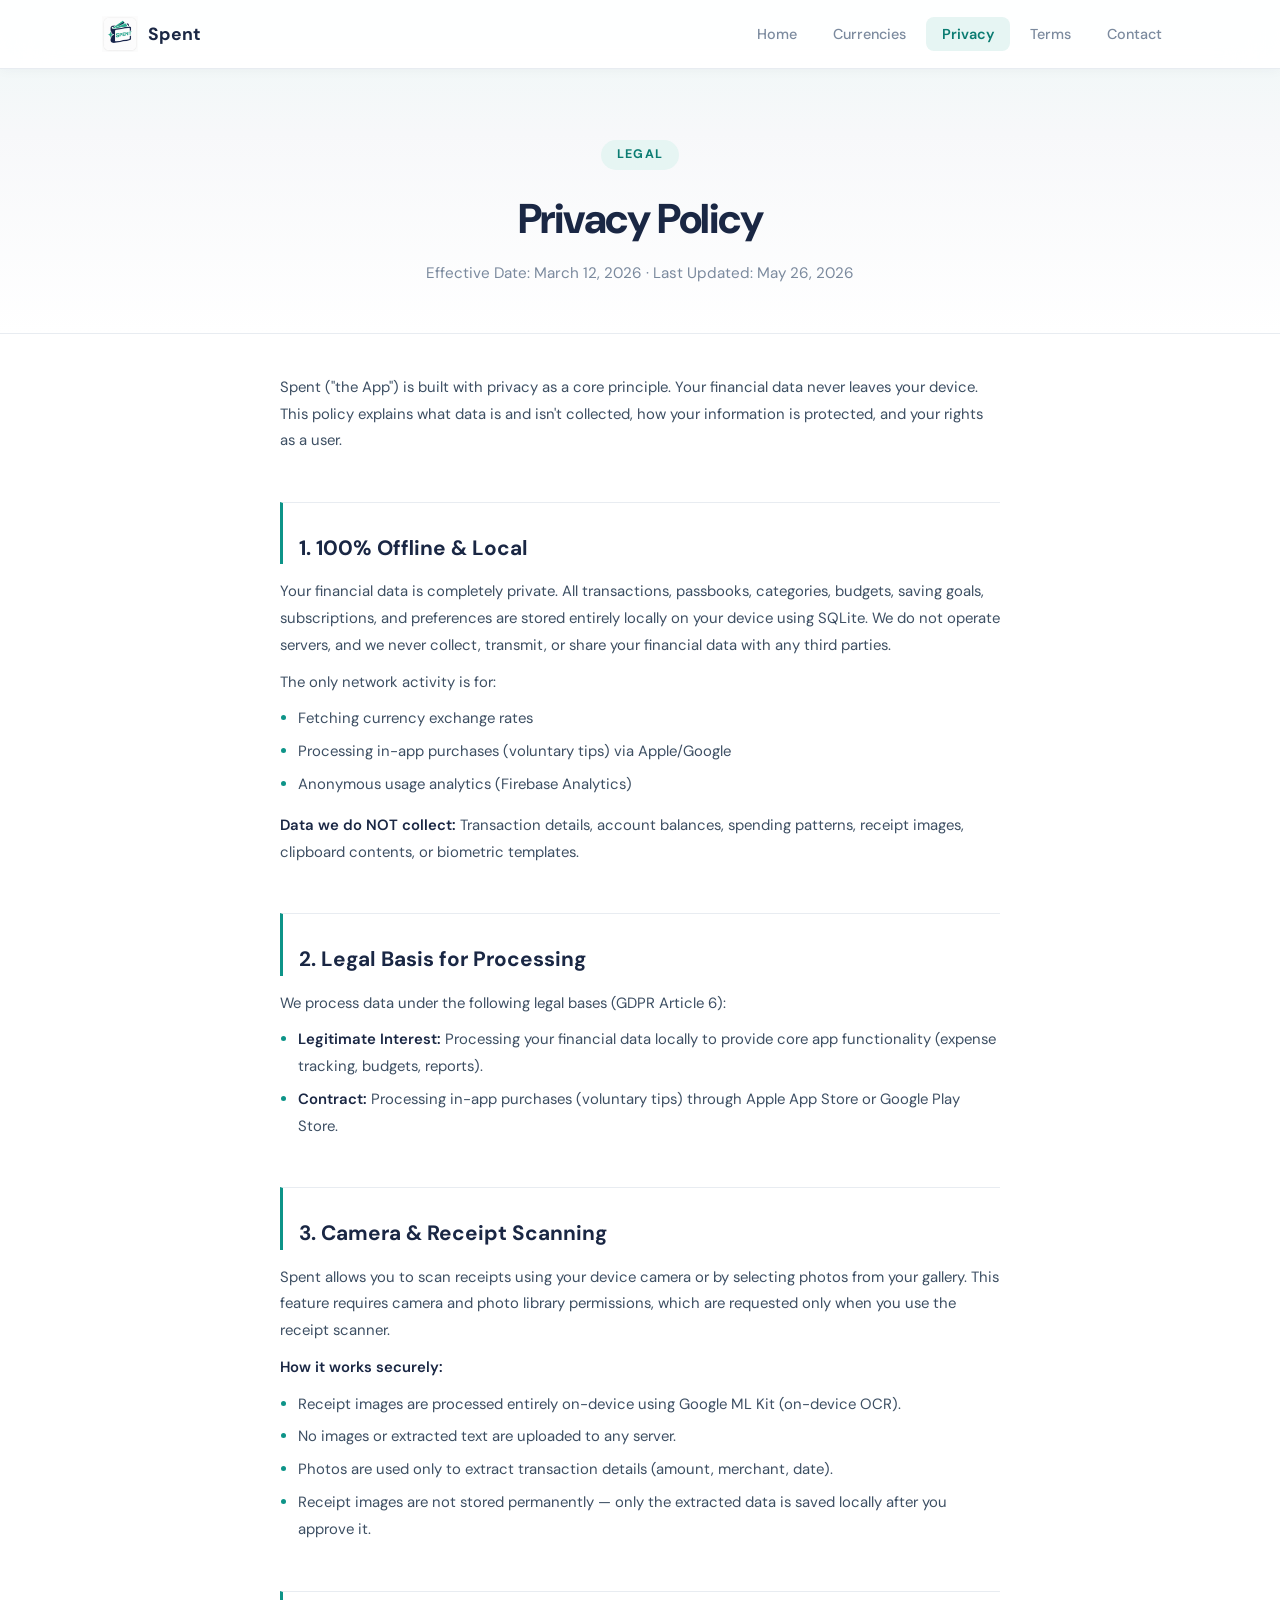
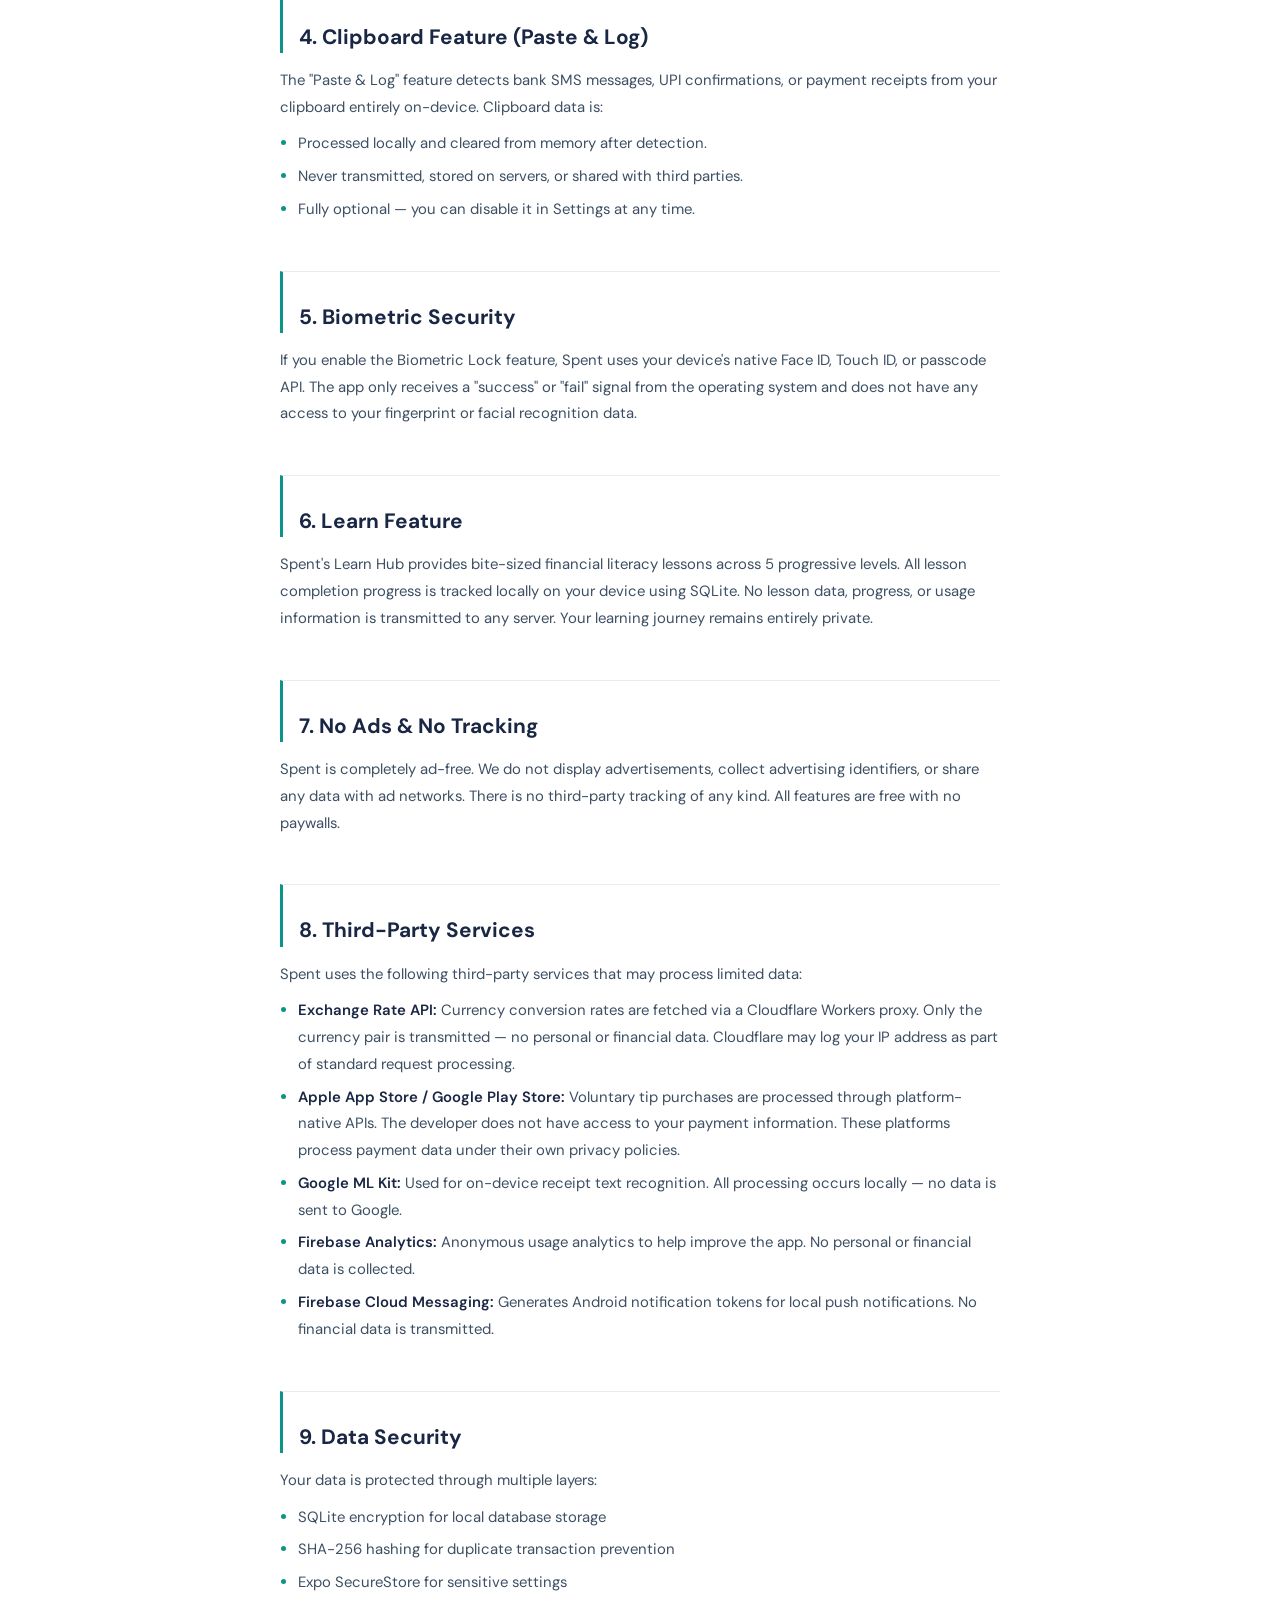
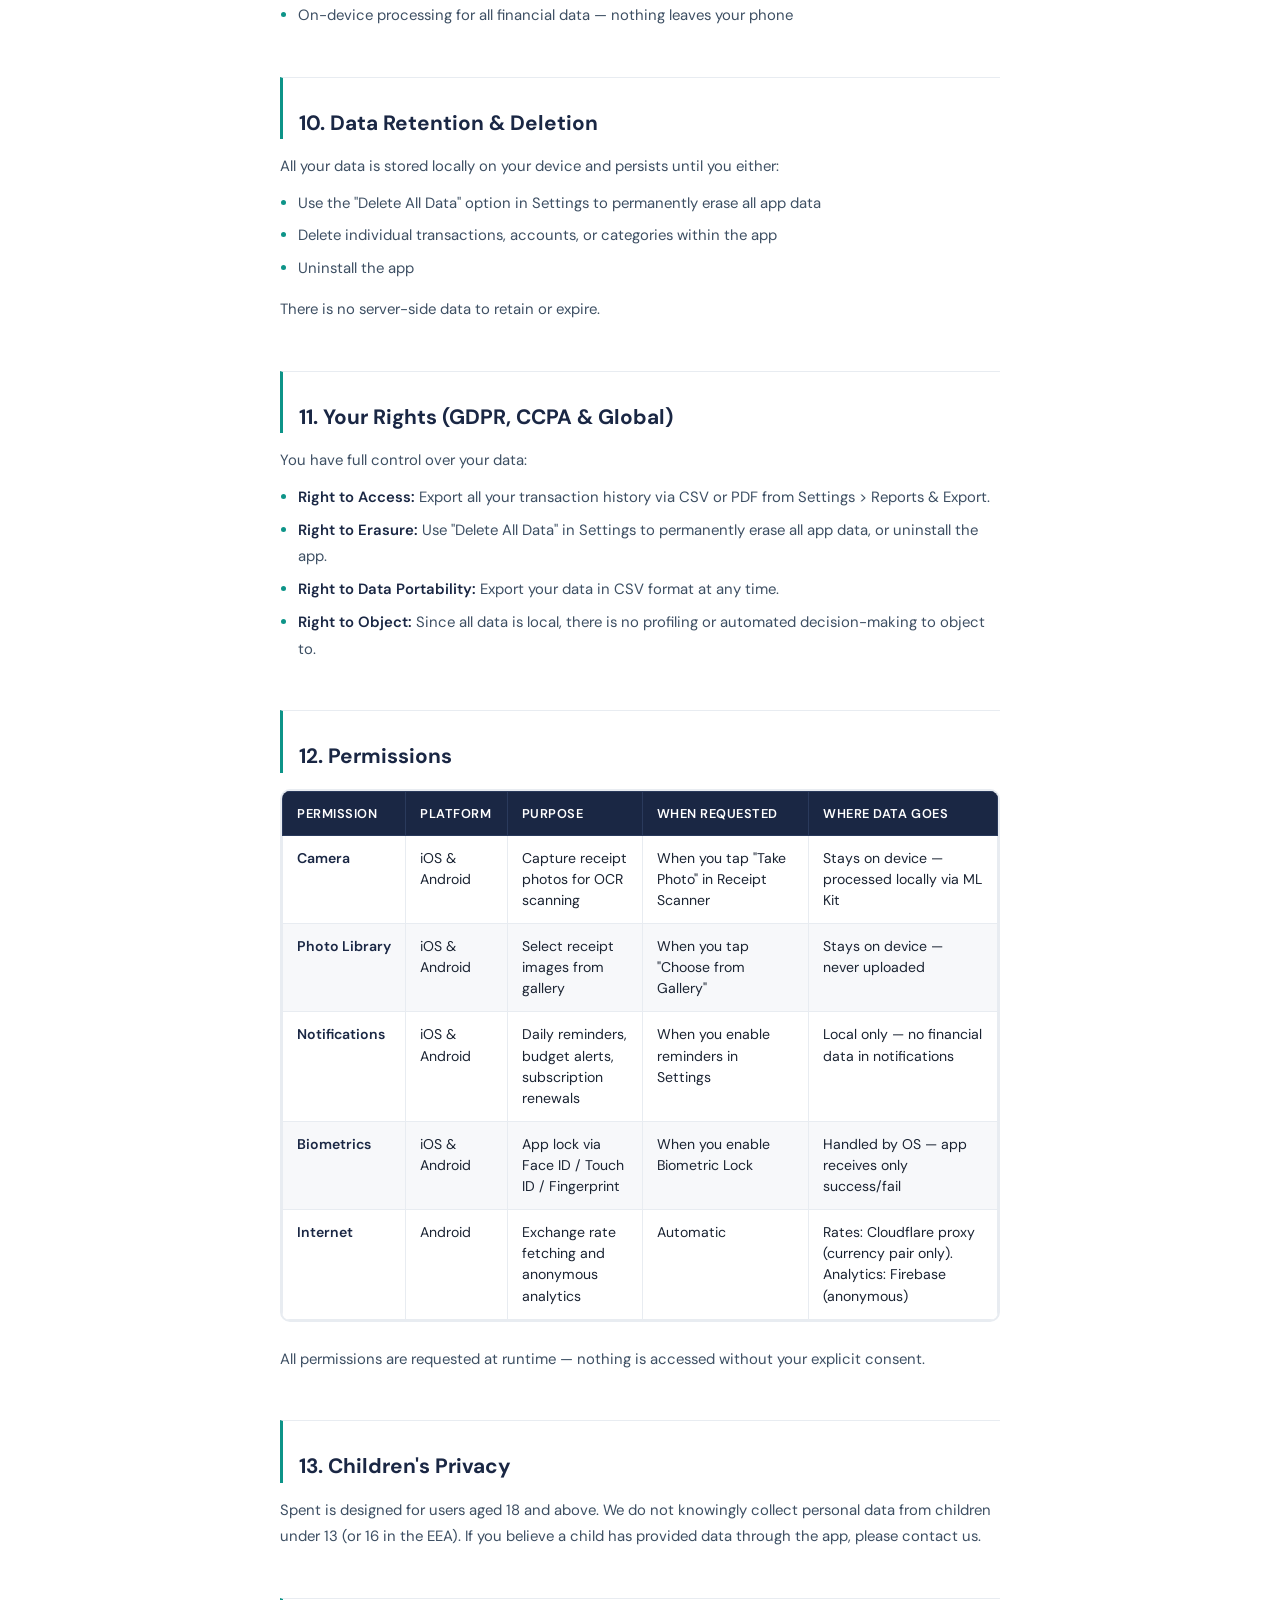
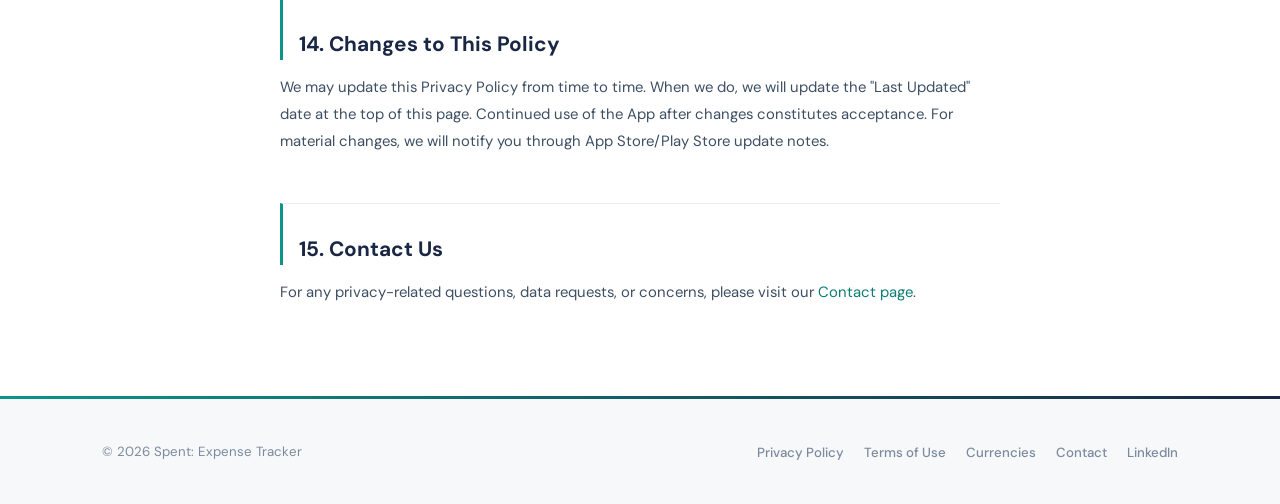
<file: privacy.html>
<!DOCTYPE html>
<html lang="en">
<head>
  <meta charset="UTF-8">
  <meta name="viewport" content="width=device-width, initial-scale=1.0">
  <title>Privacy Policy — Spent: Expense Tracker</title>
  <meta name="description" content="Privacy Policy for Spent: Expense Tracker. Learn how we protect your data with our offline-first architecture.">
  <meta name="theme-color" content="#ffffff">
  <meta property="og:title" content="Privacy Policy — Spent: Expense Tracker">
  <meta property="og:description" content="Privacy Policy for Spent: Expense Tracker. Learn how we protect your data with our offline-first architecture.">
  <meta property="og:image" content="images/spent_feature_graphic.png">
  <meta property="og:type" content="website">
  <link rel="icon" type="image/png" href="logo.png">
  <link rel="preconnect" href="https://fonts.googleapis.com">
  <link rel="preconnect" href="https://fonts.gstatic.com" crossorigin>
  <link href="https://fonts.googleapis.com/css2?family=DM+Sans:wght@400;500;600;700;800&display=swap" rel="stylesheet">
  <link rel="stylesheet" href="styles.css">
</head>
<body>

  <!-- Nav -->
  <nav class="nav scrolled">
    <div class="nav-inner">
      <a href="index.html" class="nav-logo">
        <img src="logo.png" alt="Spent Logo">
        Spent
      </a>
      <button class="hamburger" onclick="document.querySelector('.nav-links').classList.toggle('open')" aria-label="Menu">&#9776;</button>
      <ul class="nav-links">
        <li><a href="index.html">Home</a></li>
        <li><a href="currencies.html">Currencies</a></li>
        <li><a href="privacy.html" class="active">Privacy</a></li>
        <li><a href="terms.html">Terms</a></li>
        <li><a href="contact.html">Contact</a></li>
      </ul>
    </div>
  </nav>

  <!-- Header -->
  <div class="page-header">
    <div class="container">
      <div class="section-label">Legal</div>
      <h1>Privacy Policy</h1>
      <p class="subtitle">Effective Date: March 12, 2026 &middot; Last Updated: May 26, 2026</p>
    </div>
  </div>

  <!-- Content -->
  <div class="container">
    <div class="content-section">

      <p>Spent ("the App") is built with privacy as a core principle. Your financial data never leaves your device. This policy explains what data is and isn't collected, how your information is protected, and your rights as a user.</p>

      <h2>1. 100% Offline &amp; Local</h2>
      <p>Your financial data is completely private. All transactions, passbooks, categories, budgets, saving goals, subscriptions, and preferences are stored entirely locally on your device using SQLite. We do not operate servers, and we never collect, transmit, or share your financial data with any third parties.</p>
      <p>The only network activity is for:</p>
      <ul>
        <li>Fetching currency exchange rates</li>
        <li>Processing in-app purchases (voluntary tips) via Apple/Google</li>
        <li>Anonymous usage analytics (Firebase Analytics)</li>
      </ul>
      <p><strong>Data we do NOT collect:</strong> Transaction details, account balances, spending patterns, receipt images, clipboard contents, or biometric templates.</p>

      <h2>2. Legal Basis for Processing</h2>
      <p>We process data under the following legal bases (GDPR Article 6):</p>
      <ul>
        <li><strong>Legitimate Interest:</strong> Processing your financial data locally to provide core app functionality (expense tracking, budgets, reports).</li>
        <li><strong>Contract:</strong> Processing in-app purchases (voluntary tips) through Apple App Store or Google Play Store.</li>
      </ul>

      <h2>3. Camera &amp; Receipt Scanning</h2>
      <p>Spent allows you to scan receipts using your device camera or by selecting photos from your gallery. This feature requires camera and photo library permissions, which are requested only when you use the receipt scanner.</p>
      <p><strong>How it works securely:</strong></p>
      <ul>
        <li>Receipt images are processed entirely on-device using Google ML Kit (on-device OCR).</li>
        <li>No images or extracted text are uploaded to any server.</li>
        <li>Photos are used only to extract transaction details (amount, merchant, date).</li>
        <li>Receipt images are not stored permanently — only the extracted data is saved locally after you approve it.</li>
      </ul>

      <h2>4. Clipboard Feature (Paste &amp; Log)</h2>
      <p>The "Paste &amp; Log" feature detects bank SMS messages, UPI confirmations, or payment receipts from your clipboard entirely on-device. Clipboard data is:</p>
      <ul>
        <li>Processed locally and cleared from memory after detection.</li>
        <li>Never transmitted, stored on servers, or shared with third parties.</li>
        <li>Fully optional — you can disable it in Settings at any time.</li>
      </ul>

      <h2>5. Biometric Security</h2>
      <p>If you enable the Biometric Lock feature, Spent uses your device's native Face ID, Touch ID, or passcode API. The app only receives a "success" or "fail" signal from the operating system and does not have any access to your fingerprint or facial recognition data.</p>

      <h2>6. Learn Feature</h2>
      <p>Spent's Learn Hub provides bite-sized financial literacy lessons across 5 progressive levels. All lesson completion progress is tracked locally on your device using SQLite. No lesson data, progress, or usage information is transmitted to any server. Your learning journey remains entirely private.</p>

      <h2>7. No Ads &amp; No Tracking</h2>
      <p>Spent is completely ad-free. We do not display advertisements, collect advertising identifiers, or share any data with ad networks. There is no third-party tracking of any kind. All features are free with no paywalls.</p>

      <h2>8. Third-Party Services</h2>
      <p>Spent uses the following third-party services that may process limited data:</p>
      <ul>
        <li><strong>Exchange Rate API:</strong> Currency conversion rates are fetched via a Cloudflare Workers proxy. Only the currency pair is transmitted — no personal or financial data. Cloudflare may log your IP address as part of standard request processing.</li>
        <li><strong>Apple App Store / Google Play Store:</strong> Voluntary tip purchases are processed through platform-native APIs. The developer does not have access to your payment information. These platforms process payment data under their own privacy policies.</li>
        <li><strong>Google ML Kit:</strong> Used for on-device receipt text recognition. All processing occurs locally — no data is sent to Google.</li>
        <li><strong>Firebase Analytics:</strong> Anonymous usage analytics to help improve the app. No personal or financial data is collected.</li>
        <li><strong>Firebase Cloud Messaging:</strong> Generates Android notification tokens for local push notifications. No financial data is transmitted.</li>
      </ul>

      <h2>9. Data Security</h2>
      <p>Your data is protected through multiple layers:</p>
      <ul>
        <li>SQLite encryption for local database storage</li>
        <li>SHA-256 hashing for duplicate transaction prevention</li>
        <li>Expo SecureStore for sensitive settings</li>
        <li>On-device processing for all financial data — nothing leaves your phone</li>
      </ul>

      <h2>10. Data Retention &amp; Deletion</h2>
      <p>All your data is stored locally on your device and persists until you either:</p>
      <ul>
        <li>Use the "Delete All Data" option in Settings to permanently erase all app data</li>
        <li>Delete individual transactions, accounts, or categories within the app</li>
        <li>Uninstall the app</li>
      </ul>
      <p>There is no server-side data to retain or expire.</p>

      <h2>11. Your Rights (GDPR, CCPA &amp; Global)</h2>
      <p>You have full control over your data:</p>
      <ul>
        <li><strong>Right to Access:</strong> Export all your transaction history via CSV or PDF from Settings &gt; Reports &amp; Export.</li>
        <li><strong>Right to Erasure:</strong> Use "Delete All Data" in Settings to permanently erase all app data, or uninstall the app.</li>
        <li><strong>Right to Data Portability:</strong> Export your data in CSV format at any time.</li>
        <li><strong>Right to Object:</strong> Since all data is local, there is no profiling or automated decision-making to object to.</li>
      </ul>

      <h2>12. Permissions</h2>
      <div class="table-wrapper">
        <table>
          <thead>
            <tr>
              <th>Permission</th>
              <th>Platform</th>
              <th>Purpose</th>
              <th>When Requested</th>
              <th>Where Data Goes</th>
            </tr>
          </thead>
          <tbody>
            <tr>
              <td>Camera</td>
              <td>iOS &amp; Android</td>
              <td>Capture receipt photos for OCR scanning</td>
              <td>When you tap "Take Photo" in Receipt Scanner</td>
              <td>Stays on device — processed locally via ML Kit</td>
            </tr>
            <tr>
              <td>Photo Library</td>
              <td>iOS &amp; Android</td>
              <td>Select receipt images from gallery</td>
              <td>When you tap "Choose from Gallery"</td>
              <td>Stays on device — never uploaded</td>
            </tr>
            <tr>
              <td>Notifications</td>
              <td>iOS &amp; Android</td>
              <td>Daily reminders, budget alerts, subscription renewals</td>
              <td>When you enable reminders in Settings</td>
              <td>Local only — no financial data in notifications</td>
            </tr>
            <tr>
              <td>Biometrics</td>
              <td>iOS &amp; Android</td>
              <td>App lock via Face ID / Touch ID / Fingerprint</td>
              <td>When you enable Biometric Lock</td>
              <td>Handled by OS — app receives only success/fail</td>
            </tr>
            <tr>
              <td>Internet</td>
              <td>Android</td>
              <td>Exchange rate fetching and anonymous analytics</td>
              <td>Automatic</td>
              <td>Rates: Cloudflare proxy (currency pair only). Analytics: Firebase (anonymous)</td>
            </tr>
          </tbody>
        </table>
      </div>
      <p>All permissions are requested at runtime — nothing is accessed without your explicit consent.</p>

      <h2>13. Children's Privacy</h2>
      <p>Spent is designed for users aged 18 and above. We do not knowingly collect personal data from children under 13 (or 16 in the EEA). If you believe a child has provided data through the app, please contact us.</p>

      <h2>14. Changes to This Policy</h2>
      <p>We may update this Privacy Policy from time to time. When we do, we will update the "Last Updated" date at the top of this page. Continued use of the App after changes constitutes acceptance. For material changes, we will notify you through App Store/Play Store update notes.</p>

      <h2>15. Contact Us</h2>
      <p>For any privacy-related questions, data requests, or concerns, please visit our <a href="contact.html">Contact page</a>.</p>

    </div>
  </div>

  <!-- Footer -->
  <footer class="footer">
    <div class="footer-inner">
      <span class="footer-text">&copy; 2026 Spent: Expense Tracker</span>
      <ul class="footer-links">
        <li><a href="privacy.html">Privacy Policy</a></li>
        <li><a href="terms.html">Terms of Use</a></li>
        <li><a href="currencies.html">Currencies</a></li>
        <li><a href="contact.html">Contact</a></li>
        <li><a href="https://linkedin.com/in/bhichher" target="_blank" rel="noopener">LinkedIn</a></li>
      </ul>
    </div>
  </footer>

  <script>
    document.querySelectorAll('.nav-links a').forEach(link => {
      link.addEventListener('click', () => document.querySelector('.nav-links').classList.remove('open'));
    });
  </script>
</body>
</html>
</file>
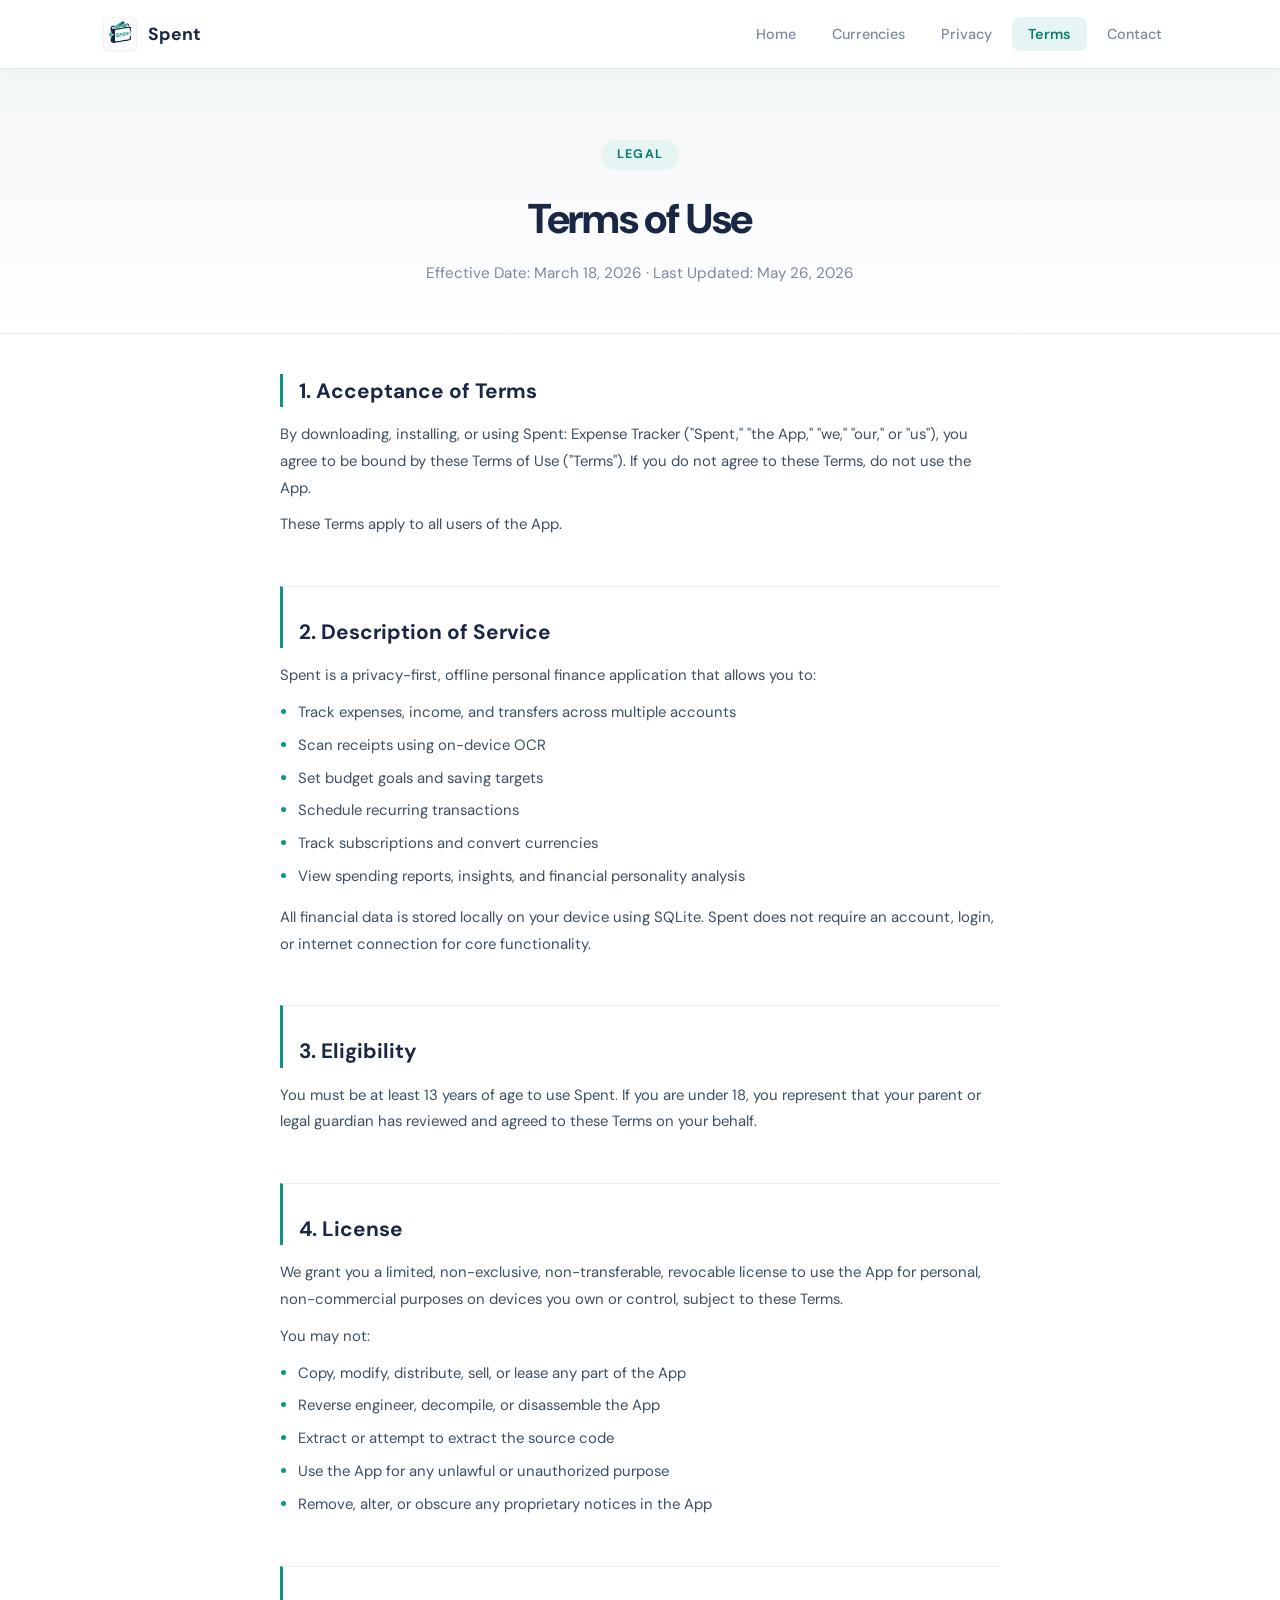
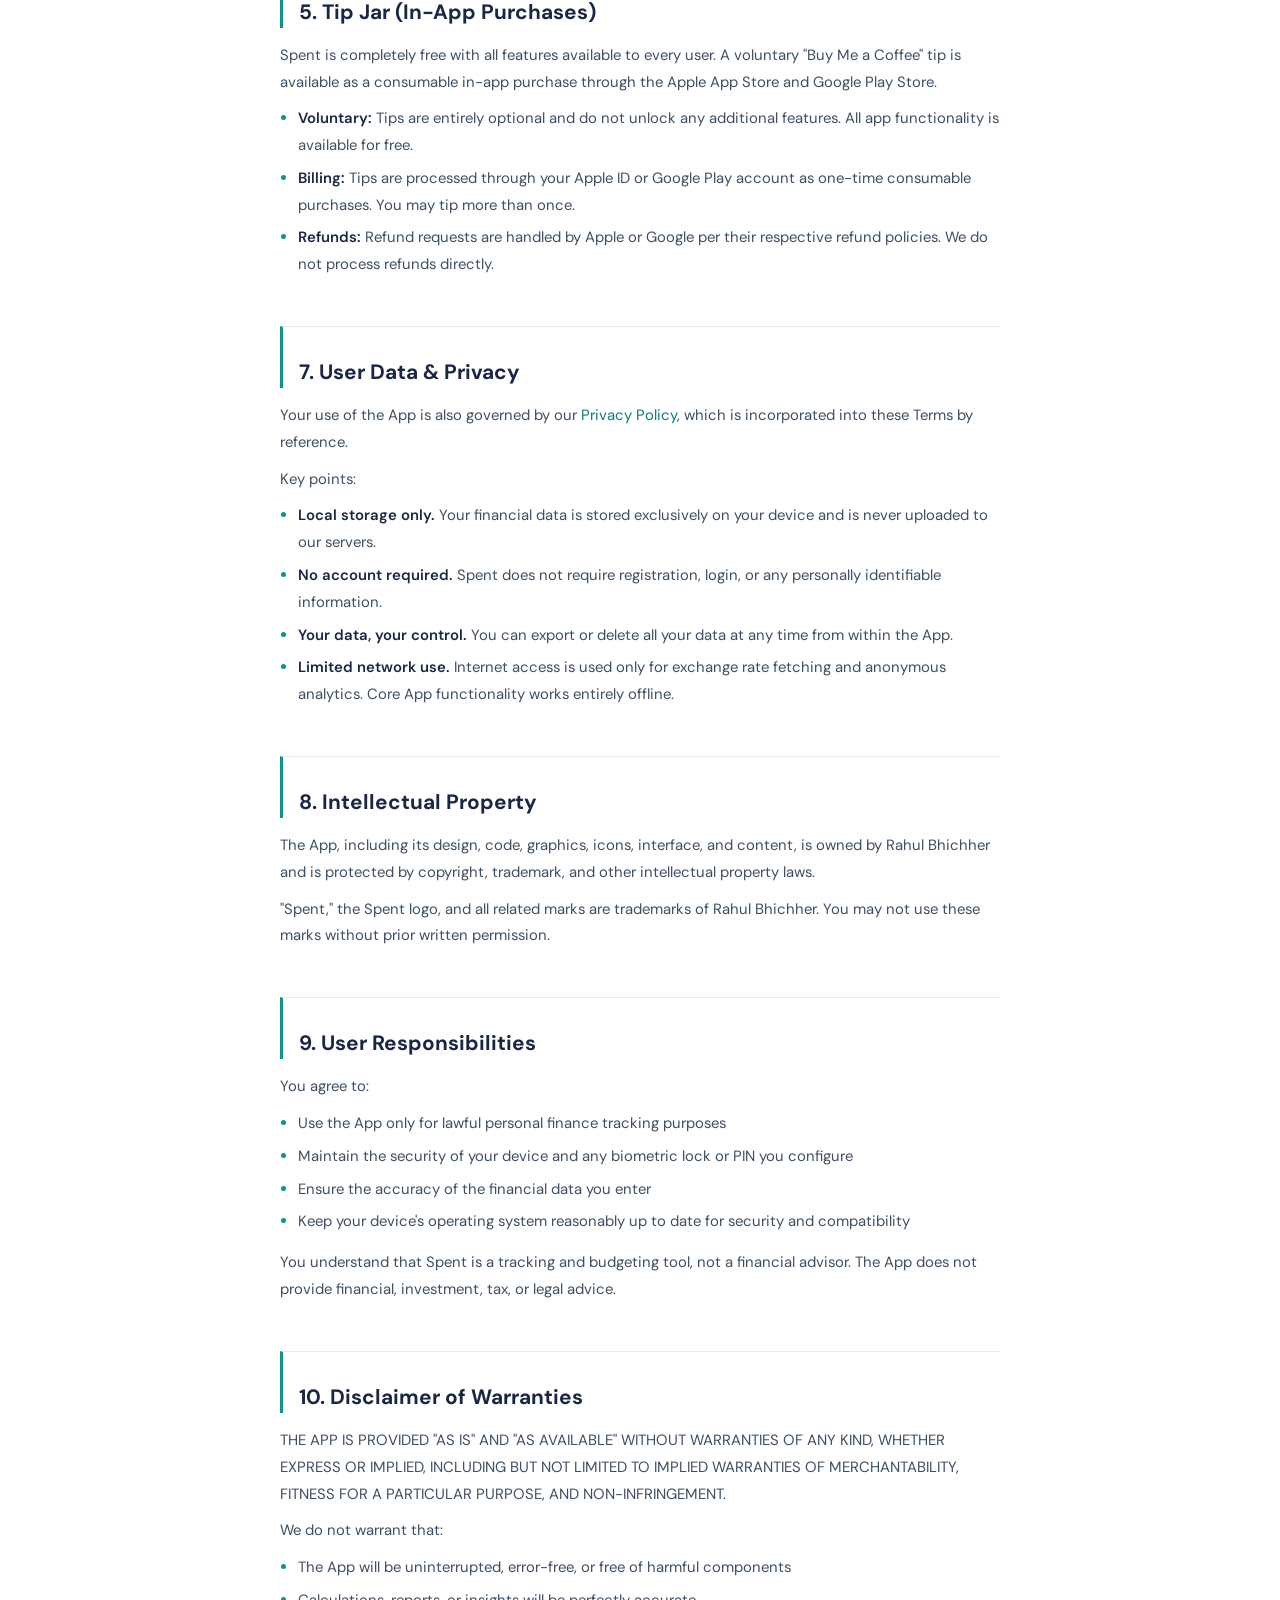
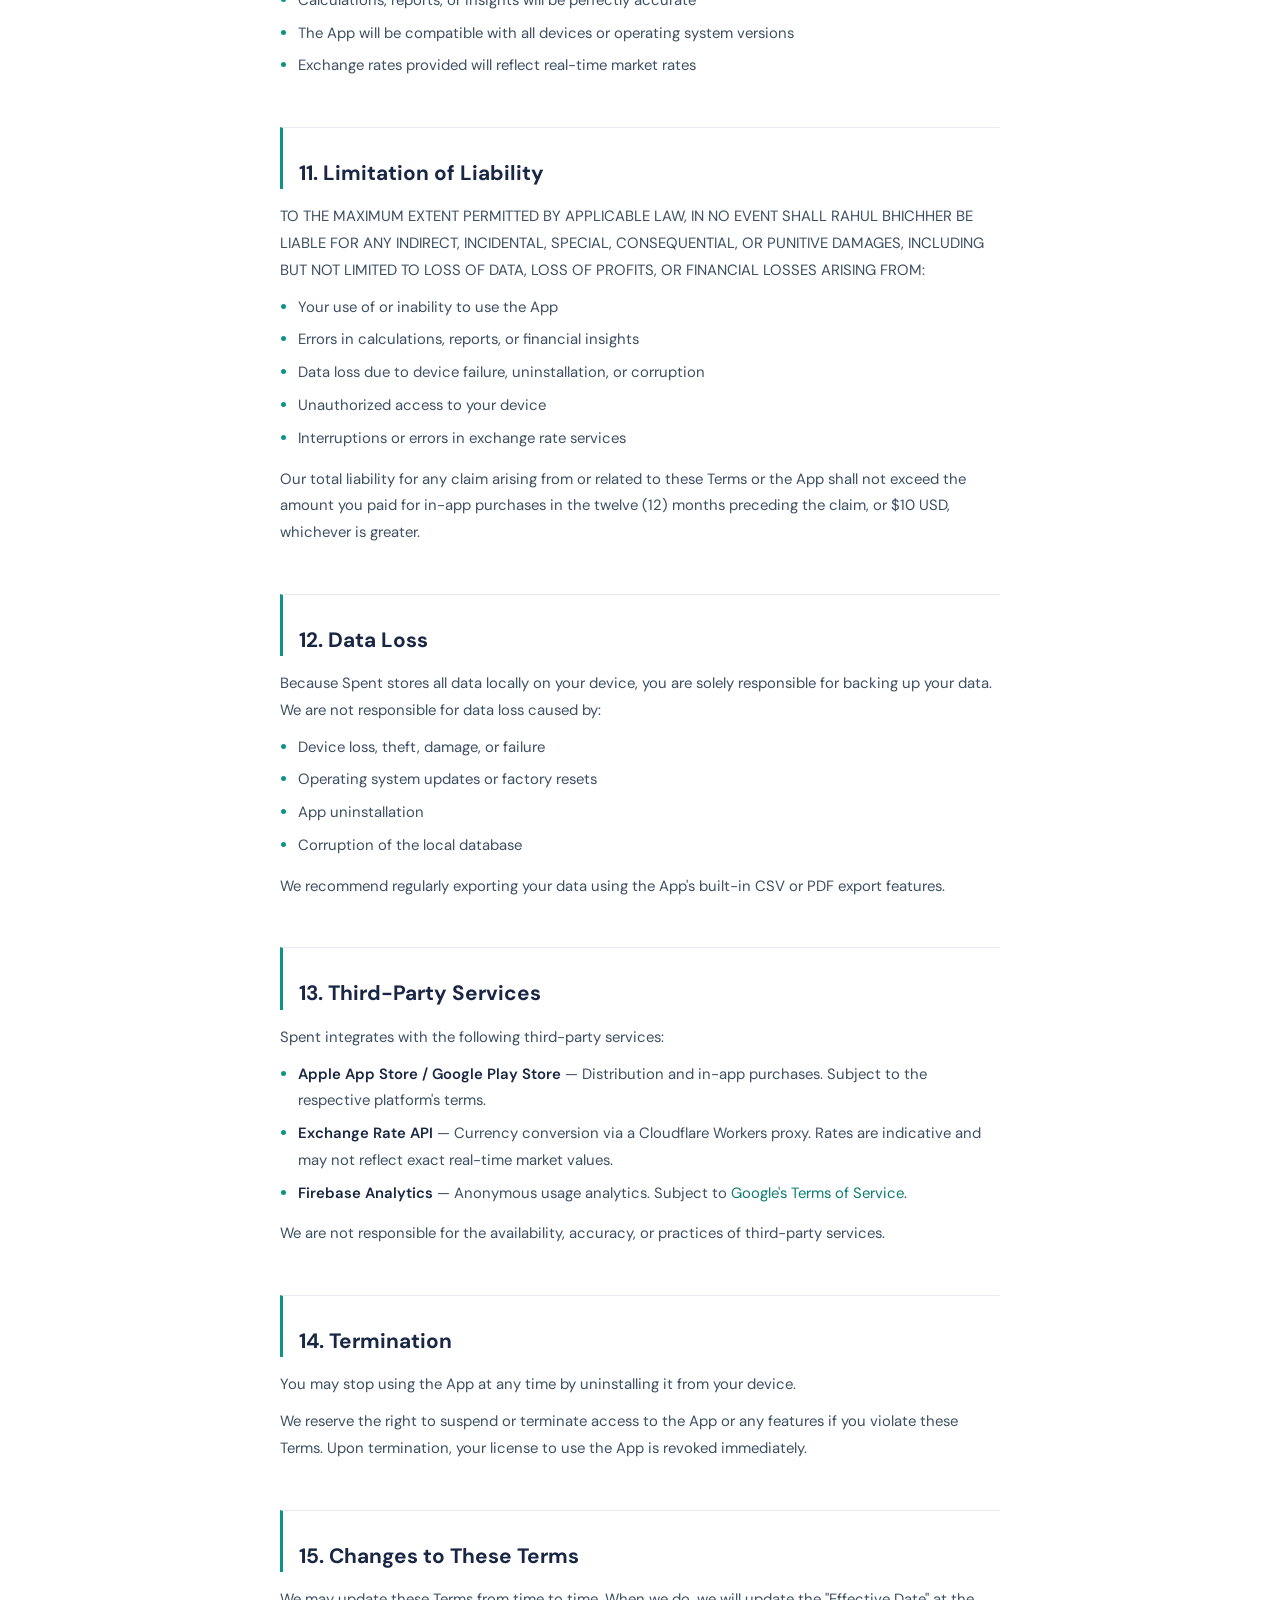
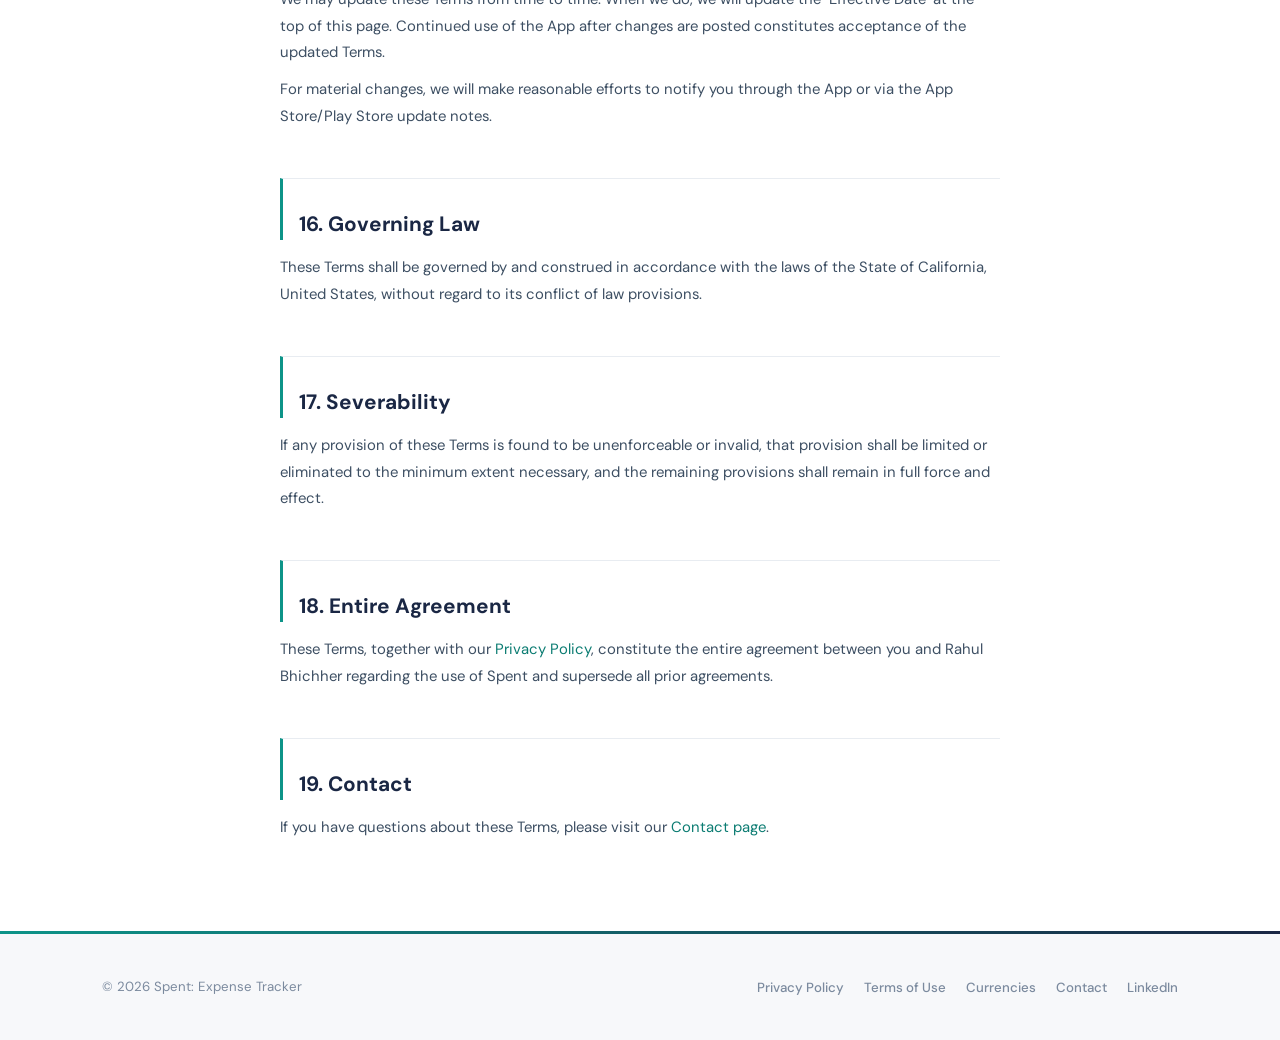
<file: terms.html>
<!DOCTYPE html>
<html lang="en">
<head>
  <meta charset="UTF-8">
  <meta name="viewport" content="width=device-width, initial-scale=1.0">
  <title>Terms of Use — Spent: Expense Tracker</title>
  <meta name="description" content="Terms of Use for Spent: Expense Tracker. Read the terms governing your use of the app.">
  <meta name="theme-color" content="#ffffff">
  <meta property="og:title" content="Terms of Use — Spent: Expense Tracker">
  <meta property="og:description" content="Terms of Use for Spent: Expense Tracker. Read the terms governing your use of the app.">
  <meta property="og:image" content="images/spent_feature_graphic.png">
  <meta property="og:type" content="website">
  <link rel="icon" type="image/png" href="logo.png">
  <link rel="preconnect" href="https://fonts.googleapis.com">
  <link rel="preconnect" href="https://fonts.gstatic.com" crossorigin>
  <link href="https://fonts.googleapis.com/css2?family=DM+Sans:wght@400;500;600;700;800&display=swap" rel="stylesheet">
  <link rel="stylesheet" href="styles.css">
</head>
<body>

  <!-- Nav -->
  <nav class="nav scrolled">
    <div class="nav-inner">
      <a href="index.html" class="nav-logo">
        <img src="logo.png" alt="Spent Logo">
        Spent
      </a>
      <button class="hamburger" onclick="document.querySelector('.nav-links').classList.toggle('open')" aria-label="Menu">&#9776;</button>
      <ul class="nav-links">
        <li><a href="index.html">Home</a></li>
        <li><a href="currencies.html">Currencies</a></li>
        <li><a href="privacy.html">Privacy</a></li>
        <li><a href="terms.html" class="active">Terms</a></li>
        <li><a href="contact.html">Contact</a></li>
      </ul>
    </div>
  </nav>

  <!-- Header -->
  <div class="page-header">
    <div class="container">
      <div class="section-label">Legal</div>
      <h1>Terms of Use</h1>
      <p class="subtitle">Effective Date: March 18, 2026 &middot; Last Updated: May 26, 2026</p>
    </div>
  </div>

  <!-- Content -->
  <div class="container">
    <div class="content-section">

      <h2>1. Acceptance of Terms</h2>
      <p>By downloading, installing, or using Spent: Expense Tracker ("Spent," "the App," "we," "our," or "us"), you agree to be bound by these Terms of Use ("Terms"). If you do not agree to these Terms, do not use the App.</p>
      <p>These Terms apply to all users of the App.</p>

      <h2>2. Description of Service</h2>
      <p>Spent is a privacy-first, offline personal finance application that allows you to:</p>
      <ul>
        <li>Track expenses, income, and transfers across multiple accounts</li>
        <li>Scan receipts using on-device OCR</li>
        <li>Set budget goals and saving targets</li>
        <li>Schedule recurring transactions</li>
        <li>Track subscriptions and convert currencies</li>
        <li>View spending reports, insights, and financial personality analysis</li>
      </ul>
      <p>All financial data is stored locally on your device using SQLite. Spent does not require an account, login, or internet connection for core functionality.</p>

      <h2>3. Eligibility</h2>
      <p>You must be at least 13 years of age to use Spent. If you are under 18, you represent that your parent or legal guardian has reviewed and agreed to these Terms on your behalf.</p>

      <h2>4. License</h2>
      <p>We grant you a limited, non-exclusive, non-transferable, revocable license to use the App for personal, non-commercial purposes on devices you own or control, subject to these Terms.</p>
      <p>You may not:</p>
      <ul>
        <li>Copy, modify, distribute, sell, or lease any part of the App</li>
        <li>Reverse engineer, decompile, or disassemble the App</li>
        <li>Extract or attempt to extract the source code</li>
        <li>Use the App for any unlawful or unauthorized purpose</li>
        <li>Remove, alter, or obscure any proprietary notices in the App</li>
      </ul>

      <h2>5. Tip Jar (In-App Purchases)</h2>
      <p>Spent is completely free with all features available to every user. A voluntary "Buy Me a Coffee" tip is available as a consumable in-app purchase through the Apple App Store and Google Play Store.</p>
      <ul>
        <li><strong>Voluntary:</strong> Tips are entirely optional and do not unlock any additional features. All app functionality is available for free.</li>
        <li><strong>Billing:</strong> Tips are processed through your Apple ID or Google Play account as one-time consumable purchases. You may tip more than once.</li>
        <li><strong>Refunds:</strong> Refund requests are handled by Apple or Google per their respective refund policies. We do not process refunds directly.</li>
      </ul>

      <h2>7. User Data &amp; Privacy</h2>
      <p>Your use of the App is also governed by our <a href="privacy.html">Privacy Policy</a>, which is incorporated into these Terms by reference.</p>
      <p>Key points:</p>
      <ul>
        <li><strong>Local storage only.</strong> Your financial data is stored exclusively on your device and is never uploaded to our servers.</li>
        <li><strong>No account required.</strong> Spent does not require registration, login, or any personally identifiable information.</li>
        <li><strong>Your data, your control.</strong> You can export or delete all your data at any time from within the App.</li>
        <li><strong>Limited network use.</strong> Internet access is used only for exchange rate fetching and anonymous analytics. Core App functionality works entirely offline.</li>
      </ul>

      <h2>8. Intellectual Property</h2>
      <p>The App, including its design, code, graphics, icons, interface, and content, is owned by Rahul Bhichher and is protected by copyright, trademark, and other intellectual property laws.</p>
      <p>"Spent," the Spent logo, and all related marks are trademarks of Rahul Bhichher. You may not use these marks without prior written permission.</p>

      <h2>9. User Responsibilities</h2>
      <p>You agree to:</p>
      <ul>
        <li>Use the App only for lawful personal finance tracking purposes</li>
        <li>Maintain the security of your device and any biometric lock or PIN you configure</li>
        <li>Ensure the accuracy of the financial data you enter</li>
        <li>Keep your device's operating system reasonably up to date for security and compatibility</li>
      </ul>
      <p>You understand that Spent is a tracking and budgeting tool, not a financial advisor. The App does not provide financial, investment, tax, or legal advice.</p>

      <h2>10. Disclaimer of Warranties</h2>
      <p>THE APP IS PROVIDED "AS IS" AND "AS AVAILABLE" WITHOUT WARRANTIES OF ANY KIND, WHETHER EXPRESS OR IMPLIED, INCLUDING BUT NOT LIMITED TO IMPLIED WARRANTIES OF MERCHANTABILITY, FITNESS FOR A PARTICULAR PURPOSE, AND NON-INFRINGEMENT.</p>
      <p>We do not warrant that:</p>
      <ul>
        <li>The App will be uninterrupted, error-free, or free of harmful components</li>
        <li>Calculations, reports, or insights will be perfectly accurate</li>
        <li>The App will be compatible with all devices or operating system versions</li>
        <li>Exchange rates provided will reflect real-time market rates</li>
      </ul>

      <h2>11. Limitation of Liability</h2>
      <p>TO THE MAXIMUM EXTENT PERMITTED BY APPLICABLE LAW, IN NO EVENT SHALL RAHUL BHICHHER BE LIABLE FOR ANY INDIRECT, INCIDENTAL, SPECIAL, CONSEQUENTIAL, OR PUNITIVE DAMAGES, INCLUDING BUT NOT LIMITED TO LOSS OF DATA, LOSS OF PROFITS, OR FINANCIAL LOSSES ARISING FROM:</p>
      <ul>
        <li>Your use of or inability to use the App</li>
        <li>Errors in calculations, reports, or financial insights</li>
        <li>Data loss due to device failure, uninstallation, or corruption</li>
        <li>Unauthorized access to your device</li>
        <li>Interruptions or errors in exchange rate services</li>
      </ul>
      <p>Our total liability for any claim arising from or related to these Terms or the App shall not exceed the amount you paid for in-app purchases in the twelve (12) months preceding the claim, or $10 USD, whichever is greater.</p>

      <h2>12. Data Loss</h2>
      <p>Because Spent stores all data locally on your device, you are solely responsible for backing up your data. We are not responsible for data loss caused by:</p>
      <ul>
        <li>Device loss, theft, damage, or failure</li>
        <li>Operating system updates or factory resets</li>
        <li>App uninstallation</li>
        <li>Corruption of the local database</li>
      </ul>
      <p>We recommend regularly exporting your data using the App's built-in CSV or PDF export features.</p>

      <h2>13. Third-Party Services</h2>
      <p>Spent integrates with the following third-party services:</p>
      <ul>
        <li><strong>Apple App Store / Google Play Store</strong> — Distribution and in-app purchases. Subject to the respective platform's terms.</li>
        <li><strong>Exchange Rate API</strong> — Currency conversion via a Cloudflare Workers proxy. Rates are indicative and may not reflect exact real-time market values.</li>
        <li><strong>Firebase Analytics</strong> — Anonymous usage analytics. Subject to <a href="https://policies.google.com/terms" target="_blank" rel="noopener">Google's Terms of Service</a>.</li>
      </ul>
      <p>We are not responsible for the availability, accuracy, or practices of third-party services.</p>

      <h2>14. Termination</h2>
      <p>You may stop using the App at any time by uninstalling it from your device.</p>
      <p>We reserve the right to suspend or terminate access to the App or any features if you violate these Terms. Upon termination, your license to use the App is revoked immediately.</p>

      <h2>15. Changes to These Terms</h2>
      <p>We may update these Terms from time to time. When we do, we will update the "Effective Date" at the top of this page. Continued use of the App after changes are posted constitutes acceptance of the updated Terms.</p>
      <p>For material changes, we will make reasonable efforts to notify you through the App or via the App Store/Play Store update notes.</p>

      <h2>16. Governing Law</h2>
      <p>These Terms shall be governed by and construed in accordance with the laws of the State of California, United States, without regard to its conflict of law provisions.</p>

      <h2>17. Severability</h2>
      <p>If any provision of these Terms is found to be unenforceable or invalid, that provision shall be limited or eliminated to the minimum extent necessary, and the remaining provisions shall remain in full force and effect.</p>

      <h2>18. Entire Agreement</h2>
      <p>These Terms, together with our <a href="privacy.html">Privacy Policy</a>, constitute the entire agreement between you and Rahul Bhichher regarding the use of Spent and supersede all prior agreements.</p>

      <h2>19. Contact</h2>
      <p>If you have questions about these Terms, please visit our <a href="contact.html">Contact page</a>.</p>

    </div>
  </div>

  <!-- Footer -->
  <footer class="footer">
    <div class="footer-inner">
      <span class="footer-text">&copy; 2026 Spent: Expense Tracker</span>
      <ul class="footer-links">
        <li><a href="privacy.html">Privacy Policy</a></li>
        <li><a href="terms.html">Terms of Use</a></li>
        <li><a href="currencies.html">Currencies</a></li>
        <li><a href="contact.html">Contact</a></li>
        <li><a href="https://linkedin.com/in/bhichher" target="_blank" rel="noopener">LinkedIn</a></li>
      </ul>
    </div>
  </footer>

  <script>
    document.querySelectorAll('.nav-links a').forEach(link => {
      link.addEventListener('click', () => document.querySelector('.nav-links').classList.remove('open'));
    });
  </script>
</body>
</html>
</file>
<file: styles.css>
/* === Promo Banner === */
.promo-banner {
  background: linear-gradient(90deg, #0D9488, #0B7C72, #0D9488);
  background-size: 200% 100%;
  animation: promoShimmer 3s ease infinite;
  color: #fff;
  text-align: center;
  padding: 10px 16px;
  font-size: 0.85rem;
  position: fixed;
  top: 0;
  left: 0;
  right: 0;
  z-index: 1001;
}

@keyframes promoShimmer {
  0%, 100% { background-position: 0% 50%; }
  50% { background-position: 100% 50%; }
}

.promo-banner-inner {
  display: flex;
  align-items: center;
  justify-content: center;
  gap: 16px;
  max-width: 960px;
  margin: 0 auto;
}

.promo-banner-text {
  display: flex;
  align-items: center;
  gap: 6px;
  flex-wrap: wrap;
  justify-content: center;
}

.promo-original-price {
  text-decoration: line-through;
  opacity: 0.6;
  font-size: 0.85em;
}

.promo-badge {
  background: #fff;
  color: #0B7C72;
  font-size: 0.7rem;
  font-weight: 800;
  padding: 2px 8px;
  border-radius: 20px;
  letter-spacing: 0.03em;
}

.promo-banner-cta {
  background: #fff;
  color: #0B7C72;
  padding: 5px 16px;
  border-radius: 20px;
  font-size: 0.8rem;
  font-weight: 700;
  text-decoration: none;
  white-space: nowrap;
  transition: transform 0.2s, box-shadow 0.2s;
}

.promo-banner-cta:hover {
  transform: scale(1.05);
  box-shadow: 0 2px 12px rgba(0,0,0,0.2);
}

.promo-banner-close {
  background: none;
  border: none;
  color: rgba(255,255,255,0.7);
  font-size: 1.3rem;
  cursor: pointer;
  padding: 0 4px;
  line-height: 1;
  transition: color 0.2s;
}

.promo-banner-close:hover {
  color: #fff;
}

/* Offset nav and hero when promo is visible */
body.has-promo .nav {
  top: 40px;
}

body.has-promo .hero-dark {
  padding-top: calc(68px + 40px);
}

body.has-promo .page-header {
  padding-top: calc(140px + 40px);
}

/* CTA promo pill */
.cta-promo-pill {
  display: inline-block;
  background: rgba(13, 148, 136, 0.15);
  color: #2DD4BF;
  font-size: 0.78rem;
  font-weight: 700;
  padding: 6px 18px;
  border-radius: 100px;
  margin-bottom: 16px;
  letter-spacing: 0.02em;
}

.cta-box .promo-original-price {
  text-decoration: line-through;
  opacity: 0.5;
}

@media (max-width: 768px) {
  .promo-banner {
    font-size: 0.78rem;
    padding: 8px 12px;
  }
  .promo-banner-inner {
    gap: 10px;
  }
  .promo-banner-cta {
    padding: 4px 12px;
    font-size: 0.75rem;
  }
  body.has-promo .nav {
    top: 56px;
  }
  body.has-promo .hero-dark {
    padding-top: calc(68px + 56px);
  }
  body.has-promo .page-header {
    padding-top: calc(140px + 56px);
  }
}

@media (max-width: 480px) {
  .promo-banner-inner {
    flex-wrap: wrap;
    gap: 6px;
  }
  .promo-banner-cta {
    order: 3;
  }
  body.has-promo .nav {
    top: 72px;
  }
  body.has-promo .hero-dark {
    padding-top: calc(68px + 72px);
  }
  body.has-promo .page-header {
    padding-top: calc(140px + 72px);
  }
}

/* === Skip to Content (A11y) === */
.skip-to-content {
  position: absolute;
  top: -100%;
  left: 16px;
  z-index: 200;
  padding: 12px 24px;
  background: var(--navy);
  color: #fff;
  border-radius: 0 0 8px 8px;
  font-weight: 600;
  font-size: 0.9rem;
  transition: top 0.2s;
}

.skip-to-content:focus {
  top: 0;
  color: #fff;
}

/* === Reset & Base === */
*, *::before, *::after {
  margin: 0;
  padding: 0;
  box-sizing: border-box;
}

:root {
  --bg: #ffffff;
  --bg-alt: #f7f8fa;
  --surface: #ffffff;
  --surface-hover: #f4f6f9;
  --border: #e8ecf1;
  --border-hover: #d0d7e0;
  --text: #1a2332;
  --text-secondary: #3d4f63;
  --text-muted: #7b8a9e;
  --navy: #1a2744;
  --navy-light: #2a3a5c;
  --green: #0D9488;
  --green-dark: #0B7C72;
  --green-light: #e6f5f3;
  --navy-glow: rgba(26, 39, 68, 0.06);
  --green-glow: rgba(13, 148, 136, 0.08);
  --radius: 16px;
  --radius-lg: 24px;
  --shadow-sm: 0 1px 3px rgba(26, 39, 68, 0.05);
  --shadow-md: 0 4px 20px rgba(26, 39, 68, 0.07);
  --shadow-lg: 0 12px 40px rgba(26, 39, 68, 0.1);
  --shadow-xl: 0 24px 60px rgba(26, 39, 68, 0.14);
}

html {
  scroll-behavior: smooth;
}

body {
  font-family: 'DM Sans', -apple-system, BlinkMacSystemFont, 'Segoe UI', Roboto, sans-serif;
  background: var(--bg);
  color: var(--text);
  line-height: 1.6;
  -webkit-font-smoothing: antialiased;
  overflow-x: hidden;
}

a {
  color: var(--green-dark);
  text-decoration: none;
  transition: color 0.2s;
}

a:hover {
  color: var(--green);
}

/* === Scroll Animations === */
.fade-up {
  opacity: 0;
  transform: translateY(40px);
  transition: opacity 0.5s cubic-bezier(0.16, 1, 0.3, 1), transform 0.5s cubic-bezier(0.16, 1, 0.3, 1);
}

.fade-up.visible {
  opacity: 1;
  transform: translateY(0);
}

/* === Nav === */
.nav {
  position: fixed;
  top: 0;
  left: 0;
  right: 0;
  z-index: 100;
  background: transparent;
  backdrop-filter: none;
  -webkit-backdrop-filter: none;
  border-bottom: 1px solid transparent;
  transition: background 0.3s, border-color 0.3s, box-shadow 0.3s;
}

.nav.scrolled {
  background: rgba(255, 255, 255, 0.95);
  backdrop-filter: blur(24px) saturate(1.8);
  -webkit-backdrop-filter: blur(24px) saturate(1.8);
  border-bottom-color: var(--border);
  box-shadow: 0 1px 12px rgba(26, 39, 68, 0.04);
}

.nav-inner {
  max-width: 1140px;
  margin: 0 auto;
  padding: 0 32px;
  height: 68px;
  display: flex;
  align-items: center;
  justify-content: space-between;
}

.nav-logo {
  display: flex;
  align-items: center;
  gap: 10px;
  font-weight: 700;
  font-size: 1.1rem;
  color: #fff;
  transition: color 0.3s;
}

.nav-logo img {
  height: 36px;
  width: auto;
}

.nav-logo:hover {
  color: #fff;
}

.nav.scrolled .nav-logo {
  color: var(--navy);
}

.nav.scrolled .nav-logo:hover {
  color: var(--navy);
}

.nav-links {
  display: flex;
  gap: 4px;
  list-style: none;
}

.nav-links a {
  color: rgba(255,255,255,.6);
  font-size: 0.9rem;
  font-weight: 500;
  padding: 8px 16px;
  border-radius: 8px;
  transition: all 0.3s;
}

.nav-links a:hover {
  color: #fff;
  background: rgba(255,255,255,.1);
}

.nav-links a.active {
  color: #2DD4BF;
  background: rgba(13,148,136,.15);
  font-weight: 600;
}

.nav.scrolled .nav-links a {
  color: var(--text-muted);
}

.nav.scrolled .nav-links a:hover {
  color: var(--text);
  background: var(--bg-alt);
}

.nav.scrolled .nav-links a.active {
  color: var(--green-dark);
  background: #e6f5f3;
}

.hamburger {
  display: none;
  background: none;
  border: 1px solid rgba(255,255,255,.2);
  color: #fff;
  font-size: 1.2rem;
  cursor: pointer;
  padding: 8px 12px;
  border-radius: 8px;
  transition: all 0.3s;
}

.nav.scrolled .hamburger {
  border-color: var(--border);
  color: var(--navy);
}

/* === Layout === */
.container {
  max-width: 1140px;
  margin: 0 auto;
  padding: 0 32px;
}

section {
  padding: 100px 0;
}

/* === Dark Hero === */
.hero-dark {
  position: relative;
  width: 100%;
  min-height: 100vh;
  background: radial-gradient(ellipse 70% 50% at 35% 50%, #0D2420, #070E0D);
  display: flex;
  align-items: center;
  overflow: hidden;
  padding-top: 68px;
}

.hero-dark::before {
  content: '';
  position: absolute;
  top: 8%;
  left: 18%;
  width: 500px;
  height: 500px;
  background: radial-gradient(circle, rgba(13,148,136,.1) 0%, transparent 65%);
  border-radius: 50%;
  pointer-events: none;
  animation: ambientDrift 20s ease-in-out infinite alternate;
}

@keyframes ambientDrift {
  0% { transform: translate(0, 0) scale(1); }
  100% { transform: translate(15px, -10px) scale(1.05); }
}

/* Particles */
.hero-particles {
  position: absolute;
  inset: 0;
  pointer-events: none;
  overflow: hidden;
}

.particle {
  position: absolute;
  width: 2px;
  height: 2px;
  background: var(--green);
  border-radius: 50%;
  opacity: 0;
  animation: particleSlow 14s ease-in-out infinite;
}

@keyframes particleSlow {
  0% { opacity: 0; transform: translateY(0) scale(0.4); }
  15% { opacity: 0.25; }
  85% { opacity: 0.2; }
  100% { opacity: 0; transform: translateY(-180px) scale(0.8); }
}

.hero-dark-inner {
  position: relative;
  z-index: 2;
  width: 100%;
  max-width: 1280px;
  margin: 0 auto;
  padding: 60px 48px;
  display: grid;
  grid-template-columns: 1fr 1.1fr;
  gap: 48px;
  align-items: center;
}

/* Hero text column */
.hero-text {
  position: relative;
}

.privacy-anchor {
  display: inline-flex;
  align-items: center;
  gap: 6px;
  color: #14B8A6;
  font-size: 13px;
  font-weight: 600;
  letter-spacing: 0.8px;
  text-transform: uppercase;
  margin-bottom: 20px;
  opacity: 0;
  animation: heroFadeIn 0.6s 0.2s forwards;
}

.anchor-dot {
  width: 6px;
  height: 6px;
  background: #14B8A6;
  border-radius: 50%;
  animation: anchorPulse 3s ease-in-out infinite;
}

@keyframes anchorPulse {
  0%, 100% { opacity: 1; }
  50% { opacity: 0.5; }
}

.hero-dark-badge {
  display: inline-flex;
  align-items: center;
  gap: 8px;
  background: var(--green);
  color: #fff;
  padding: 8px 24px;
  border-radius: 100px;
  font-weight: 600;
  font-size: 15px;
  letter-spacing: 0.4px;
  opacity: 0;
  animation: heroFadeUp 0.7s 0.4s forwards;
  box-shadow: 0 0 40px rgba(13,148,136,.25);
}

.hero-headline {
  margin-top: 28px;
  font-size: clamp(38px, 4.8vw, 62px);
  font-weight: 800;
  line-height: 1.06;
  letter-spacing: -0.025em;
  color: #fff;
  opacity: 0;
  animation: heroFadeUp 0.7s 0.65s forwards;
}

.accent-line {
  width: 0;
  height: 3px;
  background: linear-gradient(90deg, var(--green), #2DD4BF);
  border-radius: 4px;
  margin-top: 18px;
  animation: lineGrow 0.5s 1s forwards;
}

@keyframes lineGrow {
  to { width: 72px; }
}

.hero-subtitle {
  margin-top: 18px;
  font-size: clamp(15px, 1.8vw, 19px);
  color: rgba(255,255,255,.65);
  line-height: 1.65;
  font-weight: 400;
  opacity: 0;
  animation: heroFadeUp 0.7s 1.1s forwards;
}

.hero-tags {
  display: flex;
  flex-wrap: wrap;
  gap: 10px;
  margin-top: 26px;
  opacity: 0;
  animation: heroFadeUp 0.7s 1.3s forwards;
}

.hero-tag {
  padding: 6px 16px;
  border-radius: 100px;
  font-size: 12px;
  font-weight: 500;
  background: rgba(13,148,136,.1);
  color: #2DD4BF;
  border: 1px solid rgba(13,148,136,.15);
  transition: all 0.4s cubic-bezier(.25,.1,.25,1);
  cursor: default;
  text-decoration: none;
}

a.hero-tag {
  cursor: pointer;
}

.hero-tag:hover {
  background: rgba(13,148,136,.18);
  border-color: rgba(13,148,136,.35);
  transform: translateY(-1px);
}

.hero-cta-row {
  display: flex;
  gap: 14px;
  margin-top: 34px;
  opacity: 0;
  animation: heroFadeUp 0.7s 1.55s forwards;
}

.hero-cta {
  display: inline-flex;
  align-items: center;
  gap: 8px;
  padding: 14px 30px;
  border-radius: 14px;
  font-weight: 700;
  font-size: 15px;
  text-decoration: none;
  transition: all 0.4s cubic-bezier(.25,.1,.25,1);
  position: relative;
  overflow: hidden;
}

.hero-cta-primary {
  background: var(--green);
  color: #fff;
  box-shadow: 0 4px 20px rgba(13,148,136,.25);
}

.hero-cta-primary::after {
  content: '';
  position: absolute;
  inset: 0;
  background: linear-gradient(135deg, rgba(255,255,255,.12), transparent 60%);
  opacity: 0;
  transition: opacity 0.4s;
}

.hero-cta-primary:hover {
  transform: translateY(-2px);
  box-shadow: 0 8px 32px rgba(13,148,136,.35);
  color: #fff;
}

.hero-cta-primary:hover::after {
  opacity: 1;
}

.hero-cta-secondary {
  background: rgba(255,255,255,.05);
  color: rgba(255,255,255,.6);
  border: 1px solid rgba(255,255,255,.08);
  cursor: default;
}

.hero-cta-secondary:hover {
  background: rgba(255,255,255,.08);
  color: rgba(255,255,255,.85);
}

.hero-cta-sub {
  margin-top: 14px;
  font-size: 12px;
  color: rgba(255,255,255,.45);
  opacity: 0;
  animation: heroFadeUp 0.7s 1.8s forwards;
}

/* Social proof badge */
.social-proof {
  display: inline-flex;
  align-items: center;
  gap: 8px;
  margin-top: 18px;
  padding: 8px 16px;
  background: rgba(255,255,255,.06);
  border: 1px solid rgba(255,255,255,.08);
  border-radius: 100px;
  font-size: 13px;
  color: rgba(255,255,255,.55);
  opacity: 0;
  animation: heroFadeUp 0.7s 2s forwards;
}

.social-proof .stars {
  color: #FBBF24;
  letter-spacing: 1px;
}

/* Store badge buttons */
.store-badge {
  display: inline-flex;
  align-items: center;
  gap: 10px;
  padding: 10px 24px 10px 18px;
  border-radius: 12px;
  background: rgba(255,255,255,.1);
  border: 1px solid rgba(255,255,255,.15);
  color: #fff;
  text-decoration: none;
  transition: all 0.3s cubic-bezier(.25,.1,.25,1);
  cursor: pointer;
}

.store-badge:hover {
  background: rgba(255,255,255,.18);
  border-color: rgba(255,255,255,.3);
  transform: translateY(-2px);
  color: #fff;
}

.store-badge-text {
  display: flex;
  flex-direction: column;
  line-height: 1.2;
  font-weight: 700;
  font-size: 16px;
}

.store-badge-text small {
  font-size: 9px;
  font-weight: 500;
  letter-spacing: 0.08em;
  text-transform: uppercase;
  opacity: 0.7;
}

.store-badge-disabled {
  opacity: 0.45;
  cursor: default;
}

.store-badge-disabled:hover {
  transform: none;
  background: rgba(255,255,255,.1);
  border-color: rgba(255,255,255,.15);
}

/* Light variant (for CTA section) */
.store-badge.store-badge-light {
  background: rgba(255,255,255,.08);
  border-color: rgba(255,255,255,.15);
}

.store-badge.store-badge-light:hover {
  background: rgba(255,255,255,.16);
  border-color: rgba(255,255,255,.3);
}

.store-badge.store-badge-light.store-badge-disabled:hover {
  background: rgba(255,255,255,.08);
  border-color: rgba(255,255,255,.15);
}

@keyframes heroFadeUp {
  from { opacity: 0; transform: translateY(20px); }
  to { opacity: 1; transform: translateY(0); }
}

@keyframes heroFadeIn {
  from { opacity: 0; }
  to { opacity: 1; }
}

/* Phone showcase */
.phone-showcase {
  position: relative;
  height: 640px;
  opacity: 0;
  animation: heroFadeIn 1s 0.5s forwards;
}

.phone-glow {
  position: absolute;
  top: 48%;
  left: 50%;
  transform: translate(-50%, -50%);
  width: 280px;
  height: 280px;
  background: radial-gradient(circle, rgba(13,148,136,.14) 0%, transparent 70%);
  border-radius: 50%;
  pointer-events: none;
  transition: opacity 1.5s, transform 1.5s;
}

.phone-glow.bright {
  opacity: 1;
  transform: translate(-50%, -50%) scale(1.15);
}

.phone-glow.dim {
  opacity: 0.5;
  transform: translate(-50%, -50%) scale(0.95);
}

.phone {
  position: absolute;
  width: 260px;
  border-radius: 28px;
  overflow: hidden;
  box-shadow: 0 24px 64px rgba(0,0,0,.5), inset 0 0 0 1px rgba(255,255,255,.06);
  will-change: transform, opacity, filter;
  transition: all 1.4s cubic-bezier(.4, 0, .2, 1);
}

.phone img {
  width: 100%;
  display: block;
  border-radius: 26px;
}

.pos-center { top: 30px; left: 50%; transform: translateX(-50%) scale(1); z-index: 5; opacity: 1; filter: brightness(1); animation: gentleFloat 6s ease-in-out infinite; }
.pos-right { top: 55px; left: 73%; transform: translateX(-50%) scale(0.82); z-index: 3; opacity: 0.55; filter: brightness(0.65); }
.pos-left { top: 55px; left: 27%; transform: translateX(-50%) scale(0.82); z-index: 3; opacity: 0.55; filter: brightness(0.65); }
.pos-far-right { top: 70px; left: 88%; transform: translateX(-50%) scale(0.68); z-index: 1; opacity: 0.2; filter: brightness(0.45); }
.pos-far-left { top: 70px; left: 12%; transform: translateX(-50%) scale(0.68); z-index: 1; opacity: 0.2; filter: brightness(0.45); }

@keyframes gentleFloat {
  0%, 100% { transform: translateX(-50%) translateY(0); }
  50% { transform: translateX(-50%) translateY(-6px); }
}

/* Floating info cards */
.float-card {
  position: absolute;
  z-index: 10;
  background: rgba(8,20,18,.88);
  backdrop-filter: blur(14px);
  -webkit-backdrop-filter: blur(14px);
  border: 1px solid rgba(13,148,136,.15);
  border-radius: 14px;
  padding: 12px 20px;
  box-shadow: 0 8px 28px rgba(0,0,0,.3);
  opacity: 0;
  pointer-events: none;
  transition: opacity 1s, transform 1s;
}

.float-card.visible {
  opacity: 1;
}

.float-card-label {
  color: rgba(255,255,255,.4);
  font-size: 11px;
  font-weight: 500;
  text-transform: uppercase;
  letter-spacing: 0.6px;
  display: flex;
  align-items: center;
  gap: 6px;
}

.float-card-value {
  font-size: 20px;
  font-weight: 800;
  color: #2DD4BF;
  margin-top: 3px;
}

.fc-privacy {
  top: 30px;
  right: -10px;
  animation: cardFloat 8s 2.5s ease-in-out infinite;
}

.fc-savings {
  bottom: 110px;
  left: -5px;
  animation: cardFloat 9s 3.2s ease-in-out infinite;
}

@keyframes cardFloat {
  0%, 100% { transform: translateY(0); }
  50% { transform: translateY(-5px); }
}

.shield-icon {
  font-size: 10px;
}

/* Dark hero nav override */
.hero-dark ~ .nav,
.hero-dark + .nav {
  background: transparent;
}

.hero-buttons {
  display: flex;
  gap: 12px;
  justify-content: center;
  flex-wrap: wrap;
}

/* === Buttons === */
.btn {
  display: inline-flex;
  align-items: center;
  gap: 8px;
  padding: 14px 28px;
  border-radius: 12px;
  font-size: 0.93rem;
  font-weight: 600;
  transition: all 0.25s cubic-bezier(0.4, 0, 0.2, 1);
  border: none;
  cursor: pointer;
  position: relative;
}

.btn-primary {
  background: var(--navy);
  color: #fff;
  box-shadow: var(--shadow-md);
}

.btn-primary:hover {
  background: var(--navy-light);
  color: #fff;
  transform: translateY(-2px);
  box-shadow: var(--shadow-lg);
}

.btn-secondary {
  background: #fff;
  color: var(--navy);
  border: 1.5px solid var(--border);
}

.btn-secondary:hover {
  color: var(--navy);
  border-color: var(--border-hover);
  background: var(--bg-alt);
  transform: translateY(-2px);
  box-shadow: var(--shadow-sm);
}

.btn-green {
  background: var(--green);
  color: #fff;
  box-shadow: 0 4px 16px rgba(13, 148, 136, 0.25);
}

.btn-green:hover {
  background: var(--green-dark);
  color: #fff;
  transform: translateY(-2px);
  box-shadow: 0 8px 28px rgba(13, 148, 136, 0.3);
}

.store-icon {
  width: 18px;
  height: 18px;
}

/* Coming Soon Button */
.btn-coming-soon {
  background: var(--bg-alt);
  color: var(--text-muted);
  border: 1.5px solid var(--border);
  cursor: default;
  position: relative;
}

.btn-coming-soon .badge {
  font-size: 0.6rem;
  font-weight: 700;
  text-transform: uppercase;
  letter-spacing: 0.06em;
  padding: 2px 8px;
  border-radius: 100px;
  background: var(--green);
  color: #fff;
  margin-left: 4px;
}

/* === Section Headers === */
.section-header {
  text-align: center;
  margin-bottom: 60px;
}

.section-label {
  display: inline-block;
  font-size: 0.78rem;
  font-weight: 700;
  text-transform: uppercase;
  letter-spacing: 0.1em;
  color: var(--green-dark);
  background: var(--green-light);
  padding: 5px 16px;
  border-radius: 100px;
  margin-bottom: 16px;
}

.section-header h2 {
  font-size: 2.2rem;
  font-weight: 800;
  letter-spacing: -0.03em;
  color: var(--navy);
  margin-bottom: 12px;
}

.section-header p {
  color: var(--text-muted);
  font-size: 1.05rem;
  max-width: 460px;
  margin: 0 auto;
}

/* === Top 3 Benefits === */
.benefits-section {
  padding: 80px 0 60px;
  background: linear-gradient(180deg, var(--bg) 0%, var(--bg-alt) 100%);
}

.benefits-grid {
  display: grid;
  grid-template-columns: repeat(3, 1fr);
  gap: 24px;
}

.benefit-card {
  text-align: center;
  padding: 44px 28px 36px;
  background: rgba(255, 255, 255, 0.55);
  backdrop-filter: blur(16px);
  -webkit-backdrop-filter: blur(16px);
  border: 1px solid rgba(255, 255, 255, 0.45);
  border-radius: 20px;
  transition: all 0.35s cubic-bezier(0.4, 0, 0.2, 1);
  position: relative;
  overflow: hidden;
}

.benefit-card::before {
  content: '';
  position: absolute;
  top: 0;
  left: 0;
  right: 0;
  height: 3px;
  background: linear-gradient(90deg, var(--green), var(--navy));
}

.benefit-card:hover {
  transform: translateY(-8px);
  background: rgba(255, 255, 255, 0.75);
  box-shadow: 0 24px 48px rgba(26, 39, 68, 0.12);
  border-color: rgba(13, 148, 136, 0.25);
}

.benefit-icon {
  width: 64px;
  height: 64px;
  border-radius: 18px;
  background: #e6f5f3;
  color: var(--green);
  display: flex;
  align-items: center;
  justify-content: center;
  margin: 0 auto 24px;
  transition: transform 0.35s cubic-bezier(0.4, 0, 0.2, 1);
}

.benefit-icon.navy {
  background: #e8ecf4;
  color: var(--navy);
}

.benefit-card:hover .benefit-icon {
  transform: scale(1.1);
}

.benefit-card h3 {
  font-size: 1.2rem;
  font-weight: 800;
  color: var(--navy);
  margin-bottom: 8px;
}

.benefit-card p {
  font-size: 0.9rem;
  color: var(--text-muted);
  line-height: 1.6;
}

/* === Privacy Hook === */
.privacy-hook {
  padding: 80px 0;
  background: linear-gradient(135deg, rgba(13, 148, 136, 0.06), rgba(26, 39, 68, 0.06));
}

.privacy-hook-inner {
  text-align: center;
  max-width: 600px;
  margin: 0 auto;
  background: rgba(255, 255, 255, 0.5);
  backdrop-filter: blur(16px);
  -webkit-backdrop-filter: blur(16px);
  border: 1px solid rgba(255, 255, 255, 0.4);
  border-radius: 24px;
  padding: 48px 36px;
}

.hook-line {
  font-size: clamp(1.4rem, 3.5vw, 2rem);
  font-weight: 700;
  color: var(--text-muted);
  line-height: 1.6;
  margin: 0;
}

.hook-line.highlight {
  font-size: clamp(1.6rem, 4vw, 2.4rem);
  font-weight: 800;
  color: var(--green);
  margin-top: 8px;
}

.hook-line em {
  font-style: italic;
  color: var(--navy);
}

/* === Feature Groups === */
.feature-group {
  background: rgba(255, 255, 255, 0.55);
  backdrop-filter: blur(16px);
  -webkit-backdrop-filter: blur(16px);
  border: 1px solid rgba(255, 255, 255, 0.45);
  border-radius: 20px;
  padding: 32px 36px;
  margin-bottom: 20px;
  transition: all 0.35s cubic-bezier(0.4, 0, 0.2, 1);
  position: relative;
  overflow: hidden;
}

.feature-group::before {
  content: '';
  position: absolute;
  top: 0;
  left: 0;
  right: 0;
  height: 3px;
  background: linear-gradient(90deg, var(--green), var(--navy));
  opacity: 0;
  transition: opacity 0.3s ease;
}

.feature-group:hover {
  background: rgba(255, 255, 255, 0.75);
  border-color: rgba(13, 148, 136, 0.25);
  box-shadow: 0 16px 36px rgba(26, 39, 68, 0.08);
}

.feature-group:hover::before {
  opacity: 1;
}

.feature-group-header {
  display: flex;
  align-items: center;
  gap: 12px;
  margin-bottom: 20px;
}

.feature-group-icon {
  font-size: 1.5rem;
  width: 48px;
  height: 48px;
  border-radius: 14px;
  background: #e8ecf4;
  display: flex;
  align-items: center;
  justify-content: center;
  flex-shrink: 0;
}

.feature-group-icon.green {
  background: #e6f5f3;
}

.feature-group-header h3 {
  font-size: 1.15rem;
  font-weight: 700;
  color: var(--navy);
  margin: 0;
}

.feature-group-badge {
  font-size: 0.65rem;
  font-weight: 700;
  text-transform: uppercase;
  letter-spacing: 0.06em;
  padding: 3px 10px;
  border-radius: 100px;
  background: var(--green);
  color: #fff;
}

.feature-group-grid {
  display: grid;
  grid-template-columns: repeat(4, 1fr);
  gap: 10px;
}

.feature-mini {
  display: flex;
  align-items: center;
  gap: 8px;
  padding: 10px 14px;
  background: var(--bg-alt);
  border-radius: 10px;
  font-size: 0.85rem;
  font-weight: 500;
  color: var(--text-secondary);
  transition: all 0.2s;
}

.feature-mini:hover {
  background: var(--green-light);
  color: var(--green-dark);
}

.feature-mini span {
  font-size: 1.1rem;
  flex-shrink: 0;
}

/* === Comparison Table === */
.comparison-section {
  padding: 80px 0;
  text-align: center;
  background: linear-gradient(180deg, var(--bg) 0%, var(--bg-alt) 50%, var(--bg) 100%);
}

.comparison-table {
  max-width: 640px;
  margin: 0 auto;
  border-radius: 16px;
  overflow: hidden;
  border: 1px solid var(--border);
  background: var(--surface);
  box-shadow: var(--shadow-md);
}

.comparison-table table {
  width: 100%;
  border-collapse: collapse;
  font-size: 0.92rem;
}

.comparison-table th,
.comparison-table td {
  padding: 14px 20px;
  text-align: left;
  border-bottom: 1px solid var(--border);
}

.comparison-table thead th {
  background: var(--navy);
  color: #fff;
  font-weight: 700;
  font-size: 0.85rem;
  text-transform: uppercase;
  letter-spacing: 0.04em;
}

.comparison-table td:first-child {
  font-weight: 600;
  color: var(--navy);
}

.comparison-table .spent-col {
  color: var(--green-dark);
  font-weight: 600;
}

.comparison-table thead .spent-col {
  background: var(--green-dark);
  color: #fff;
}

.comparison-table tbody tr:hover td {
  background: #e6f5f3;
}

.comparison-table .check {
  color: var(--green);
  font-weight: 700;
  margin-right: 4px;
}

.comparison-table .cross {
  color: #dc2626;
  font-weight: 700;
  margin-right: 4px;
}

/* === Preview Section === */
.preview-section {
  padding: 80px 0 100px;
  background: linear-gradient(180deg, var(--bg) 0%, var(--bg-alt) 50%, var(--bg) 100%);
  text-align: center;
}

.preview-banner {
  margin-bottom: 48px;
  border-radius: var(--radius-lg);
  overflow: hidden;
  border: 1px solid var(--border);
  box-shadow: var(--shadow-lg);
}

.preview-banner img {
  width: 100%;
  height: auto;
  display: block;
}

.preview-screenshots {
  overflow-x: auto;
  -webkit-overflow-scrolling: touch;
  scroll-snap-type: x mandatory;
  scroll-padding: 0 32px;
  scrollbar-width: none;
  -ms-overflow-style: none;
}

.preview-screenshots::-webkit-scrollbar {
  display: none;
}

.screenshots-track {
  display: flex;
  gap: 20px;
  padding: 20px 0;
}

.screenshot-card {
  flex: 0 0 auto;
  width: 240px;
  scroll-snap-align: center;
  border-radius: 20px;
  overflow: hidden;
  border: 1px solid var(--border);
  box-shadow: var(--shadow-md);
  background: var(--surface);
  transition: transform 0.35s cubic-bezier(0.4, 0, 0.2, 1),
              box-shadow 0.35s cubic-bezier(0.4, 0, 0.2, 1);
}

.screenshot-card:hover {
  transform: translateY(-6px);
  box-shadow: var(--shadow-xl);
}

.screenshot-card img {
  width: 100%;
  height: auto;
  display: block;
}

/* === What's New Timeline === */
.whats-new-section {
  padding: 80px 0 100px;
  text-align: center;
  background: var(--bg);
}

.timeline {
  max-width: 640px;
  margin: 0 auto;
  position: relative;
  padding-left: 40px;
  text-align: left;
}

.timeline::before {
  content: '';
  position: absolute;
  left: 11px;
  top: 8px;
  bottom: 8px;
  width: 2px;
  background: linear-gradient(180deg, var(--green), var(--navy));
  border-radius: 2px;
}

.timeline-item {
  position: relative;
  padding-bottom: 36px;
}

.timeline-item:last-child {
  padding-bottom: 0;
}

.timeline-dot {
  position: absolute;
  left: -40px;
  top: 6px;
  width: 24px;
  height: 24px;
  border-radius: 50%;
  border: 3px solid var(--bg);
  box-shadow: 0 0 0 2px var(--green);
  z-index: 1;
}

.timeline-dot.green {
  background: var(--green);
  box-shadow: 0 0 0 2px var(--green);
}

.timeline-dot.navy {
  background: var(--navy);
  box-shadow: 0 0 0 2px var(--navy);
}

.timeline-content {
  background: var(--surface);
  border: 1px solid var(--border);
  border-radius: 14px;
  padding: 24px 28px;
  transition: all 0.35s cubic-bezier(0.4, 0, 0.2, 1);
  position: relative;
  overflow: hidden;
}

.timeline-content::before {
  content: '';
  position: absolute;
  top: 0;
  left: 0;
  right: 0;
  height: 3px;
  background: linear-gradient(90deg, var(--green), var(--navy));
  opacity: 0;
  transition: opacity 0.3s ease;
}

.timeline-content:hover {
  transform: translateY(-4px);
  box-shadow: 0 16px 36px rgba(26, 39, 68, 0.1);
  border-color: var(--border-hover);
}

.timeline-content:hover::before {
  opacity: 1;
}

.timeline-tag {
  display: inline-block;
  font-size: 0.68rem;
  font-weight: 700;
  text-transform: uppercase;
  letter-spacing: 0.08em;
  padding: 3px 10px;
  border-radius: 100px;
  margin-bottom: 10px;
}

.timeline-tag.new {
  background: #e6f5f3;
  color: var(--green-dark);
}

.timeline-tag.improved {
  background: #e8ecf4;
  color: var(--navy);
}

.timeline-content h3 {
  font-size: 1.05rem;
  font-weight: 700;
  color: var(--navy);
  margin-bottom: 6px;
}

.timeline-content p {
  font-size: 0.88rem;
  color: var(--text-muted);
  line-height: 1.6;
  margin: 0;
}

/* === Features Section === */
.features-section {
  padding: 100px 0 80px;
  text-align: center;
}

.features-title {
  font-size: clamp(2rem, 5vw, 3rem);
  font-weight: 800;
  letter-spacing: -0.03em;
  color: var(--navy);
  line-height: 1.15;
  margin-bottom: 48px;
}

.features-grid {
  display: grid;
  grid-template-columns: repeat(2, 1fr);
  gap: 20px;
  text-align: left;
}

.feature-tile {
  display: flex;
  flex-direction: column;
  background: var(--surface);
  border: 1px solid var(--border);
  border-radius: 16px;
  padding: 32px 28px;
  transition: all 0.35s cubic-bezier(0.4, 0, 0.2, 1);
  position: relative;
  overflow: hidden;
}

.feature-tile::before {
  content: '';
  position: absolute;
  top: 0;
  left: 0;
  right: 0;
  height: 3px;
  background: linear-gradient(90deg, var(--green), var(--navy));
  opacity: 0;
  transition: opacity 0.3s ease;
}

.feature-tile:hover {
  transform: translateY(-6px);
  box-shadow: 0 20px 40px rgba(26, 39, 68, 0.1);
  border-color: var(--border-hover);
}

.feature-tile:hover::before {
  opacity: 1;
}

.feature-icon {
  font-size: 1.5rem;
  display: flex;
  align-items: center;
  justify-content: center;
  width: 52px;
  height: 52px;
  border-radius: 14px;
  background: #e6f5f3;
  margin-bottom: 20px;
}

.feature-tile:nth-child(even) .feature-icon {
  background: #e8ecf4;
}

.feature-tile:nth-child(3n) .feature-icon {
  background: #fef3c7;
}

.feature-tile:nth-child(4n+1) .feature-icon {
  background: #fee2e2;
}

.feature-tile h3 {
  font-size: 1.1rem;
  font-weight: 700;
  color: var(--navy);
  margin-bottom: 8px;
}

.feature-tile p {
  font-size: 0.9rem;
  color: var(--text-muted);
  line-height: 1.6;
  margin: 0;
}

/* === CTA === */
.cta {
  text-align: center;
  padding: 100px 0;
}

.cta-box {
  background: var(--navy);
  border-radius: var(--radius-lg);
  padding: 72px 56px;
  position: relative;
  overflow: hidden;
  transform-style: preserve-3d;
}

.cta-box::before {
  content: '';
  position: absolute;
  top: -50%;
  right: -15%;
  width: 450px;
  height: 450px;
  background: radial-gradient(circle, rgba(13, 148, 136, 0.2) 0%, transparent 70%);
  pointer-events: none;
  animation: ctaOrb 15s ease-in-out infinite;
}

.cta-box::after {
  content: '';
  position: absolute;
  bottom: -40%;
  left: -10%;
  width: 350px;
  height: 350px;
  background: radial-gradient(circle, rgba(255, 255, 255, 0.04) 0%, transparent 70%);
  pointer-events: none;
  animation: ctaOrb 15s ease-in-out infinite reverse;
}

@keyframes ctaOrb {
  0%, 100% { transform: translate(0, 0); }
  50% { transform: translate(20px, -20px); }
}

.cta h2 {
  font-size: 2.2rem;
  font-weight: 800;
  color: #fff;
  margin-bottom: 12px;
  position: relative;
}

.cta p {
  color: rgba(255, 255, 255, 0.6);
  margin-bottom: 36px;
  font-size: 1.1rem;
  position: relative;
}

.cta .btn-green {
  box-shadow: 0 4px 24px rgba(13, 148, 136, 0.35);
}

.cta .btn-secondary {
  background: rgba(255, 255, 255, 0.08);
  color: #fff;
  border-color: rgba(255, 255, 255, 0.15);
}

.cta .btn-secondary:hover {
  background: rgba(255, 255, 255, 0.14);
  color: #fff;
  border-color: rgba(255, 255, 255, 0.3);
}

/* === Page Header === */
.page-header {
  padding-top: 140px;
  padding-bottom: 48px;
  text-align: center;
  background: linear-gradient(180deg, #edf7f6 0%, var(--bg-alt) 40%, var(--bg) 100%);
  border-bottom: 1px solid var(--border);
}

.page-header h1 {
  font-size: 2.6rem;
  font-weight: 800;
  letter-spacing: -0.03em;
  color: var(--navy);
  margin-bottom: 8px;
}

.page-header .subtitle {
  color: var(--text-muted);
  font-size: 0.95rem;
}

/* === Content === */
.content-section {
  padding: 40px 0 80px;
  max-width: 720px;
  margin: 0 auto;
}

.content-section h2 {
  font-size: 1.3rem;
  font-weight: 700;
  color: var(--navy);
  margin-top: 48px;
  margin-bottom: 14px;
  padding-top: 28px;
  padding-left: 16px;
  border-top: 1px solid var(--border);
  border-left: 3px solid var(--green);
}

.content-section h2:first-child {
  border-top: none;
  margin-top: 0;
  padding-top: 0;
  border-left: 3px solid var(--green);
  padding-left: 16px;
}

.content-section h3 {
  font-size: 1.05rem;
  font-weight: 600;
  color: var(--navy-light);
  margin-top: 24px;
  margin-bottom: 10px;
}

.content-section p,
.content-section li {
  color: var(--text-secondary);
  font-size: 0.93rem;
  line-height: 1.8;
  margin-bottom: 10px;
}

.content-section ul {
  padding-left: 18px;
  margin-bottom: 14px;
}

.content-section li {
  margin-bottom: 6px;
}

.content-section li::marker {
  color: var(--green);
}

.content-section strong {
  color: var(--navy);
  font-weight: 600;
}

.table-wrapper {
  overflow-x: auto;
  -webkit-overflow-scrolling: touch;
  margin: 16px 0 24px;
  border-radius: 10px;
  border: 2px solid var(--border);
  background: var(--surface);
}

.content-section table {
  width: 100%;
  border-collapse: collapse;
  font-size: 0.88rem;
}

.content-section th,
.content-section td {
  padding: 12px 14px;
  text-align: left;
  border: 1px solid var(--border);
  vertical-align: top;
  line-height: 1.5;
  word-wrap: break-word;
}

.content-section th {
  background: var(--navy);
  color: #ffffff;
  font-weight: 600;
  font-size: 0.8rem;
  text-transform: uppercase;
  letter-spacing: 0.04em;
  border-color: var(--navy-light);
  white-space: nowrap;
}

.content-section tbody tr:nth-child(even) {
  background: var(--bg-alt);
}

.content-section tbody tr:hover td {
  background: #e6f5f3;
  transition: background 0.2s ease;
}

.content-section td:first-child {
  font-weight: 600;
  color: var(--navy);
  white-space: nowrap;
}

@media (max-width: 768px) {
  .content-section table {
    font-size: 0.82rem;
  }
  .content-section th,
  .content-section td {
    padding: 10px 10px;
  }
}

/* === Currencies Page === */
.currencies-page {
  max-width: 960px;
}

.currency-stats {
  display: flex;
  gap: 16px;
  margin-bottom: 32px;
}

.currency-stat {
  flex: 1;
  text-align: center;
  padding: 20px 16px;
  background: var(--bg-alt);
  border: 1px solid var(--border);
  border-radius: var(--radius);
}

.currency-stat-number {
  display: block;
  font-size: 2rem;
  font-weight: 800;
  color: var(--green);
  letter-spacing: -0.03em;
}

.currency-stat-label {
  font-size: 0.82rem;
  color: var(--text-muted);
  font-weight: 500;
}

.currency-info-box {
  background: var(--green-light);
  border: 1px solid rgba(13, 148, 136, 0.15);
  border-radius: var(--radius);
  padding: 24px 28px;
  margin-bottom: 32px;
}

.currency-info-box h3 {
  font-size: 1rem;
  font-weight: 700;
  color: var(--navy);
  margin-bottom: 12px;
}

.currency-info-box ul {
  padding-left: 18px;
  margin: 0;
}

.currency-info-box li {
  font-size: 0.9rem;
  color: var(--text-secondary);
  line-height: 1.7;
  margin-bottom: 6px;
}

.currency-info-box li strong {
  color: var(--navy);
}

.currency-search-wrapper {
  position: relative;
  margin-bottom: 16px;
}

.currency-search-icon {
  position: absolute;
  left: 14px;
  top: 50%;
  transform: translateY(-50%);
  color: var(--text-muted);
  pointer-events: none;
}

.currency-search {
  width: 100%;
  padding: 12px 80px 12px 42px;
  font-family: 'DM Sans', sans-serif;
  font-size: 0.93rem;
  border: 2px solid var(--border);
  border-radius: 10px;
  background: var(--surface);
  color: var(--text);
  outline: none;
  transition: border-color 0.2s;
}

.currency-search:focus {
  border-color: var(--green);
}

.currency-search::placeholder {
  color: var(--text-muted);
}

.currency-search-count {
  position: absolute;
  right: 14px;
  top: 50%;
  transform: translateY(-50%);
  font-size: 0.8rem;
  color: var(--text-muted);
  font-weight: 500;
}

.currency-no-results {
  text-align: center;
  padding: 24px;
  color: var(--text-muted);
  font-size: 0.93rem;
}

/* Region Tabs */
.region-tabs {
  display: flex;
  flex-wrap: wrap;
  gap: 8px;
  margin-bottom: 24px;
}

.region-tab {
  padding: 6px 16px;
  border: 1px solid var(--border);
  border-radius: 100px;
  background: var(--surface);
  color: var(--text-secondary);
  font-family: 'DM Sans', sans-serif;
  font-size: 0.82rem;
  font-weight: 600;
  cursor: pointer;
  transition: all 0.2s;
}

.region-tab:hover {
  border-color: var(--green);
  color: var(--green);
}

.region-tab.active {
  background: var(--green);
  color: #fff;
  border-color: var(--green);
}

/* Currency Card Grid */
.currency-card-grid {
  display: grid;
  grid-template-columns: repeat(4, 1fr);
  gap: 12px;
  margin-bottom: 40px;
}

.cc {
  display: flex;
  align-items: center;
  gap: 10px;
  padding: 14px 16px;
  background: var(--surface);
  border: 1px solid var(--border);
  border-radius: 12px;
  transition: all 0.2s ease;
}

.cc:hover {
  border-color: var(--green);
  box-shadow: 0 2px 12px rgba(13, 148, 136, 0.1);
  transform: translateY(-1px);
}

.cc-flag {
  font-size: 1.6rem;
  line-height: 1;
  flex-shrink: 0;
}

.cc-info {
  display: flex;
  flex-direction: column;
  min-width: 0;
  flex: 1;
}

.cc-code {
  font-size: 0.88rem;
  font-weight: 700;
  color: var(--navy);
  letter-spacing: 0.02em;
}

.cc-name {
  font-size: 0.75rem;
  color: var(--text-muted);
  white-space: nowrap;
  overflow: hidden;
  text-overflow: ellipsis;
}

.cc-symbol {
  font-size: 1.1rem;
  font-weight: 700;
  color: var(--green);
  flex-shrink: 0;
  margin-left: auto;
}

/* Country Grid */
.country-grid {
  display: grid;
  grid-template-columns: repeat(3, 1fr);
  gap: 16px;
  margin-top: 20px;
  margin-bottom: 32px;
}

.country-region {
  background: var(--bg-alt);
  border: 1px solid var(--border);
  border-radius: var(--radius);
  padding: 18px 20px;
}

.country-region h3 {
  font-size: 0.88rem;
  font-weight: 700;
  color: var(--navy);
  margin-bottom: 10px;
  display: flex;
  align-items: center;
  gap: 8px;
}

.region-count {
  font-size: 0.72rem;
  font-weight: 600;
  background: var(--green-light);
  color: var(--green);
  padding: 2px 7px;
  border-radius: 20px;
}

.country-region ul {
  list-style: none;
  padding: 0;
  margin: 0;
}

.country-region li {
  font-size: 0.84rem;
  color: var(--text-secondary);
  padding: 3px 0;
  line-height: 1.5;
}

.currency-cta {
  text-align: center;
  padding: 24px;
  background: var(--bg-alt);
  border-radius: var(--radius);
  border: 1px solid var(--border);
  margin-bottom: 16px;
}

.currency-cta p {
  margin: 0;
  font-size: 0.93rem;
  color: var(--text-secondary);
}

.currency-cta a {
  color: var(--green);
  font-weight: 600;
}

@media (max-width: 768px) {
  .currency-stats {
    gap: 10px;
  }
  .currency-stat {
    padding: 16px 10px;
  }
  .currency-stat-number {
    font-size: 1.5rem;
  }
  .currency-card-grid {
    grid-template-columns: repeat(3, 1fr);
  }
  .country-grid {
    grid-template-columns: repeat(2, 1fr);
  }
  .region-tabs {
    gap: 6px;
  }
  .region-tab {
    padding: 5px 12px;
    font-size: 0.78rem;
  }
}

@media (max-width: 480px) {
  .currency-stats {
    flex-direction: column;
    gap: 8px;
  }
  .currency-stat {
    display: flex;
    align-items: center;
    gap: 10px;
    padding: 14px 18px;
    text-align: left;
  }
  .currency-stat-number {
    font-size: 1.3rem;
  }
  .currency-card-grid {
    grid-template-columns: repeat(2, 1fr);
  }
  .cc {
    padding: 10px 12px;
    gap: 8px;
  }
  .cc-flag {
    font-size: 1.3rem;
  }
  .cc-symbol {
    display: none;
  }
  .country-grid {
    grid-template-columns: 1fr;
  }
  .currency-info-box {
    padding: 18px 20px;
  }
}

/* === Contact Cards V2 === */
.contact-cards-v2 {
  display: grid;
  grid-template-columns: repeat(3, 1fr);
  gap: 20px;
  margin-bottom: 40px;
}

.contact-v2-card {
  display: flex;
  flex-direction: column;
  background: var(--surface);
  border: 1px solid var(--border);
  border-radius: 16px;
  padding: 32px 28px;
  text-decoration: none;
  transition: all 0.35s cubic-bezier(0.4, 0, 0.2, 1);
  position: relative;
  overflow: hidden;
}

.contact-v2-card::before {
  content: '';
  position: absolute;
  top: 0;
  left: 0;
  right: 0;
  height: 3px;
  background: linear-gradient(90deg, var(--green), var(--navy));
  opacity: 0;
  transition: opacity 0.3s ease;
}

.contact-v2-card:hover {
  transform: translateY(-6px);
  box-shadow: 0 20px 40px rgba(26, 39, 68, 0.1);
  border-color: var(--border-hover);
}

.contact-v2-card:hover::before {
  opacity: 1;
}

.contact-v2-icon {
  width: 52px;
  height: 52px;
  border-radius: 14px;
  display: flex;
  align-items: center;
  justify-content: center;
  margin-bottom: 20px;
  flex-shrink: 0;
}

.contact-v2-icon.green-bg {
  background: #e6f5f3;
  color: var(--green);
}

.contact-v2-icon.navy-bg {
  background: #e8ecf4;
  color: var(--navy);
}

.contact-v2-card h3 {
  font-size: 1.1rem;
  font-weight: 700;
  color: var(--navy);
  margin-bottom: 8px;
}

.contact-v2-card p {
  color: var(--text-muted);
  font-size: 0.9rem;
  line-height: 1.6;
  margin-bottom: 16px;
  flex-grow: 1;
}

.contact-v2-link {
  font-size: 0.88rem;
  font-weight: 600;
  color: var(--green);
  display: flex;
  align-items: center;
  gap: 4px;
}

.contact-v2-card:hover .contact-v2-link {
  color: var(--navy);
}

/* Response Banner */
.response-banner {
  display: flex;
  align-items: center;
  justify-content: center;
  gap: 10px;
  padding: 18px 24px;
  background: var(--bg-alt);
  border: 1px solid var(--border);
  border-radius: 12px;
  margin-bottom: 48px;
  color: var(--text-secondary);
  font-size: 0.92rem;
}

.response-banner svg {
  color: var(--green);
  flex-shrink: 0;
}

/* Contact Download */
.contact-download {
  text-align: center;
  padding: 48px 0 60px;
}

.contact-download h2 {
  font-size: 1.6rem;
  font-weight: 800;
  color: var(--navy);
  margin-bottom: 8px;
}

.contact-download p {
  color: var(--text-muted);
  font-size: 0.95rem;
}

.contact-download .hero-buttons {
  justify-content: center;
}

/* === Footer === */
.footer {
  border-top: 3px solid;
  border-image: linear-gradient(90deg, var(--green), var(--navy)) 1;
  padding: 40px 0;
  background: var(--bg-alt);
}

.footer-inner {
  max-width: 1140px;
  margin: 0 auto;
  padding: 0 32px;
  display: flex;
  justify-content: space-between;
  align-items: center;
  flex-wrap: wrap;
  gap: 16px;
}

.footer-text {
  font-size: 0.83rem;
  color: var(--text-muted);
}

.footer-links {
  display: flex;
  gap: 20px;
  list-style: none;
}

.footer-links a {
  color: var(--text-muted);
  font-size: 0.83rem;
  font-weight: 500;
}

.footer-links a:hover {
  color: var(--navy);
}

/* === Stats Counters === */
.stats-section {
  padding: 60px 0;
  background: var(--bg);
  border-bottom: 1px solid var(--border);
}

.stats-grid {
  display: grid;
  grid-template-columns: repeat(4, 1fr);
  gap: 32px;
  text-align: center;
}

.stat-item {
  padding: 24px 16px;
}

.stat-number {
  font-size: clamp(2.4rem, 5vw, 3.5rem);
  font-weight: 900;
  color: var(--green);
  line-height: 1;
  letter-spacing: -0.03em;
}

.stat-suffix {
  font-size: clamp(1.8rem, 3.5vw, 2.4rem);
  font-weight: 900;
  color: var(--green);
}

.stat-label {
  display: block;
  margin-top: 8px;
  font-size: 0.88rem;
  font-weight: 600;
  color: var(--text-muted);
  text-transform: uppercase;
  letter-spacing: 0.04em;
}

/* === FAQ Accordion === */
.faq-section {
  padding: 80px 0 100px;
  text-align: center;
  background: linear-gradient(180deg, var(--bg) 0%, var(--bg-alt) 100%);
}

.faq-list {
  max-width: 700px;
  margin: 0 auto;
  text-align: left;
}

.faq-item {
  border: 1px solid var(--border);
  border-radius: 14px;
  margin-bottom: 12px;
  background: var(--surface);
  overflow: hidden;
  transition: all 0.3s cubic-bezier(0.4, 0, 0.2, 1);
}

.faq-item:hover {
  border-color: var(--border-hover);
  box-shadow: 0 4px 16px rgba(26, 39, 68, 0.06);
}

.faq-item[open] {
  border-color: rgba(13, 148, 136, 0.3);
  box-shadow: 0 8px 24px rgba(26, 39, 68, 0.08);
}

.faq-item summary {
  padding: 20px 24px;
  font-size: 1rem;
  font-weight: 700;
  color: var(--navy);
  cursor: pointer;
  list-style: none;
  display: flex;
  align-items: center;
  justify-content: space-between;
  gap: 16px;
  transition: color 0.2s;
}

.faq-item summary::-webkit-details-marker {
  display: none;
}

.faq-item summary::after {
  content: '+';
  font-size: 1.4rem;
  font-weight: 400;
  color: var(--text-muted);
  transition: transform 0.3s, color 0.3s;
  flex-shrink: 0;
  width: 28px;
  height: 28px;
  display: flex;
  align-items: center;
  justify-content: center;
  border-radius: 50%;
  background: var(--bg-alt);
}

.faq-item[open] summary::after {
  content: '\2212';
  background: var(--green-light);
  color: var(--green-dark);
}

.faq-item summary:hover {
  color: var(--green-dark);
}

.faq-answer {
  padding: 0 24px 20px;
  font-size: 0.92rem;
  color: var(--text-secondary);
  line-height: 1.7;
}

/* === Scroll-to-Top Button === */
.scroll-top {
  position: fixed;
  bottom: 32px;
  right: 32px;
  z-index: 90;
  width: 48px;
  height: 48px;
  border-radius: 50%;
  background: var(--navy);
  color: #fff;
  border: none;
  cursor: pointer;
  display: flex;
  align-items: center;
  justify-content: center;
  box-shadow: 0 4px 16px rgba(26, 39, 68, 0.25);
  opacity: 0;
  visibility: hidden;
  transform: translateY(12px);
  transition: all 0.3s cubic-bezier(0.4, 0, 0.2, 1);
}

.scroll-top.visible {
  opacity: 1;
  visibility: visible;
  transform: translateY(0);
}

.scroll-top:hover {
  background: var(--green);
  transform: translateY(-2px);
  box-shadow: 0 8px 24px rgba(13, 148, 136, 0.3);
}

/* === Screenshot Scroll Indicator === */
.scroll-indicator {
  display: flex;
  justify-content: center;
  gap: 8px;
  margin-top: 20px;
}

.scroll-indicator .dot {
  width: 8px;
  height: 8px;
  border-radius: 50%;
  background: var(--border);
  transition: all 0.3s;
}

.scroll-indicator .dot.active {
  background: var(--green);
  width: 24px;
  border-radius: 4px;
}

/* === Contact Section Fix === */
.contact-section-wrapper {
  padding-top: 32px;
  padding-bottom: 0;
}

/* === Mobile === */
@media (max-width: 768px) {
  .nav-links {
    display: none;
    position: absolute;
    top: 68px;
    left: 0;
    right: 0;
    background: rgba(7,14,13,.95);
    backdrop-filter: blur(20px);
    -webkit-backdrop-filter: blur(20px);
    flex-direction: column;
    padding: 16px;
    gap: 4px;
    border-bottom: 1px solid rgba(255,255,255,.1);
  }

  .nav.scrolled .nav-links {
    background: rgba(255, 255, 255, 0.97);
    border-bottom-color: var(--border);
  }

  .nav-links.open {
    display: flex;
  }

  .hamburger {
    display: block;
  }

  .container {
    padding: 0 20px;
  }

  .benefits-grid {
    grid-template-columns: 1fr;
    gap: 16px;
  }

  .benefit-card {
    padding: 32px 24px 28px;
  }

  .privacy-hook {
    padding: 60px 0;
  }

  .hook-line {
    font-size: 1.3rem;
  }

  .hook-line.highlight {
    font-size: 1.5rem;
  }

  .feature-group {
    padding: 24px 20px;
  }

  .feature-group-grid {
    grid-template-columns: repeat(2, 1fr);
    gap: 8px;
  }

  .feature-mini {
    font-size: 0.8rem;
    padding: 8px 12px;
  }

  .comparison-table th,
  .comparison-table td {
    padding: 12px 14px;
    font-size: 0.85rem;
  }

  .contact-cards-v2 {
    grid-template-columns: repeat(2, 1fr);
  }

  .screenshot-card {
    width: 200px;
  }

  .whats-new-section {
    padding: 60px 0 80px;
  }

  .timeline {
    max-width: 100%;
    padding-left: 28px;
  }

  .timeline::before {
    left: 8px;
  }

  .timeline-dot {
    left: -28px;
    width: 18px;
    height: 18px;
    border-width: 2px;
  }

  .timeline-item {
    padding-bottom: 24px;
  }

  .timeline-content {
    padding: 18px 20px;
  }

  .timeline-content h3 {
    font-size: 0.95rem;
  }

  .timeline-content p {
    font-size: 0.84rem;
  }

  .preview-banner {
    border-radius: var(--radius);
  }

  .preview-section {
    padding: 60px 0 80px;
  }

  /* Dark hero responsive */
  .hero-dark-inner {
    grid-template-columns: 1fr;
    text-align: center;
    gap: 32px;
    padding: 40px 20px;
  }

  .hero-tags, .hero-cta-row {
    justify-content: center;
  }

  .phone-showcase {
    height: 480px;
    margin-top: 10px;
  }

  .float-card {
    display: none;
  }

  .phone {
    width: 210px;
  }

  .pos-far-left, .pos-far-right {
    display: none;
  }

  .stats-grid {
    grid-template-columns: repeat(2, 1fr);
    gap: 16px;
  }

  .stat-item {
    padding: 16px 12px;
  }

  .store-badge {
    padding: 10px 20px 10px 14px;
  }

  .store-badge-text {
    font-size: 14px;
  }

  .faq-item summary {
    padding: 16px 20px;
    font-size: 0.92rem;
  }

  .faq-answer {
    padding: 0 20px 16px;
    font-size: 0.88rem;
  }

  .section-header h2 {
    font-size: 1.7rem;
  }

  .cta-box {
    padding: 48px 24px;
  }

  .cta h2 {
    font-size: 1.6rem;
  }

  .page-header h1 {
    font-size: 2rem;
  }

  .footer-inner {
    flex-direction: column;
    text-align: center;
  }

  .features-title {
    font-size: 1.8rem;
    margin-bottom: 32px;
  }

  .features-section {
    padding: 60px 0 40px;
  }

  .hero-buttons {
    flex-direction: column;
    align-items: center;
    gap: 10px;
  }

  .hero-buttons .btn {
    width: 100%;
    max-width: 280px;
    justify-content: center;
  }

  .contact-grid {
    grid-template-columns: 1fr;
  }

  .table-wrapper {
    position: relative;
  }

  .table-wrapper::after {
    content: 'Scroll \2192';
    position: absolute;
    top: 8px;
    right: 8px;
    font-size: 0.7rem;
    color: var(--text-muted);
    background: rgba(255,255,255,0.85);
    padding: 2px 8px;
    border-radius: 4px;
    pointer-events: none;
  }

  .scroll-top {
    bottom: 20px;
    right: 20px;
    width: 42px;
    height: 42px;
  }
}

@media (max-width: 480px) {
  .container {
    padding: 0 16px;
  }

  .contact-cards-v2 {
    grid-template-columns: 1fr;
  }

  .feature-group-grid {
    grid-template-columns: 1fr;
  }

  .feature-mini {
    font-size: 0.78rem;
  }

  .comparison-table th,
  .comparison-table td {
    padding: 10px 12px;
    font-size: 0.8rem;
  }

  .screenshot-card {
    width: 180px;
  }

  .stats-grid {
    grid-template-columns: repeat(2, 1fr);
    gap: 8px;
  }

  .stat-number {
    font-size: 2rem;
  }

  .stat-suffix {
    font-size: 1.5rem;
  }

  .stat-label {
    font-size: 0.75rem;
  }

  /* Dark hero responsive (small) */
  .hero-dark-inner {
    padding: 30px 16px;
  }

  .phone-showcase {
    height: 420px;
  }

  .phone {
    width: 180px;
  }

  .pos-left, .pos-right {
    display: none;
  }

  .hero-particles {
    display: none;
  }

  .hero-headline {
    font-size: clamp(28px, 7vw, 38px);
  }

  .hero-cta-row {
    flex-direction: column;
    align-items: center;
  }

  .features-title {
    font-size: 1.5rem;
  }

  .page-header h1 {
    font-size: 1.6rem;
  }

  .cta h2 {
    font-size: 1.3rem;
  }

  .content-section h2 {
    font-size: 1.15rem;
  }

  .whats-new-section {
    padding: 48px 0 60px;
  }

  .timeline {
    padding-left: 24px;
  }

  .timeline::before {
    left: 6px;
  }

  .timeline-dot {
    left: -24px;
    width: 14px;
    height: 14px;
    border-width: 2px;
  }

  .timeline-item {
    padding-bottom: 20px;
  }

  .timeline-content {
    padding: 16px 16px;
  }

  .timeline-tag {
    font-size: 0.62rem;
    padding: 2px 8px;
    margin-bottom: 8px;
  }

  .timeline-content h3 {
    font-size: 0.9rem;
    margin-bottom: 4px;
  }

  .timeline-content p {
    font-size: 0.82rem;
    line-height: 1.5;
  }
}
</file>
